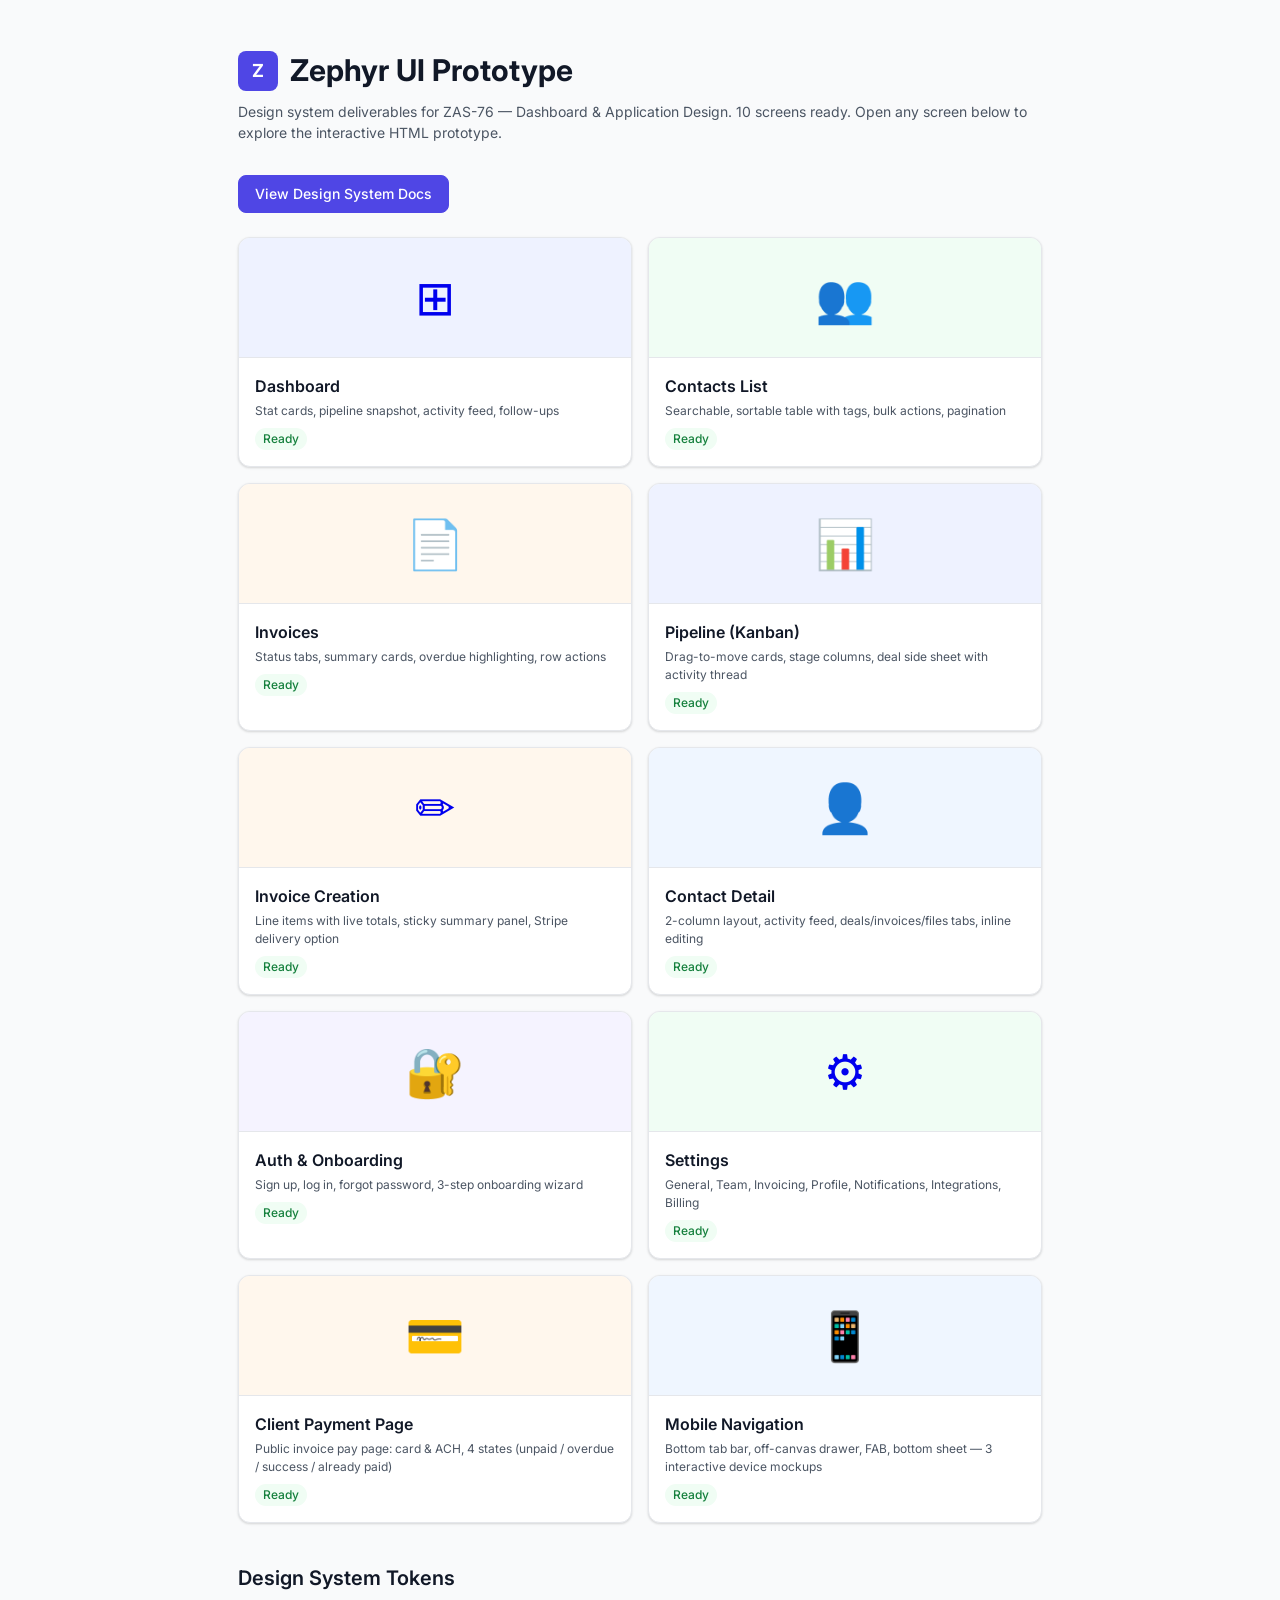
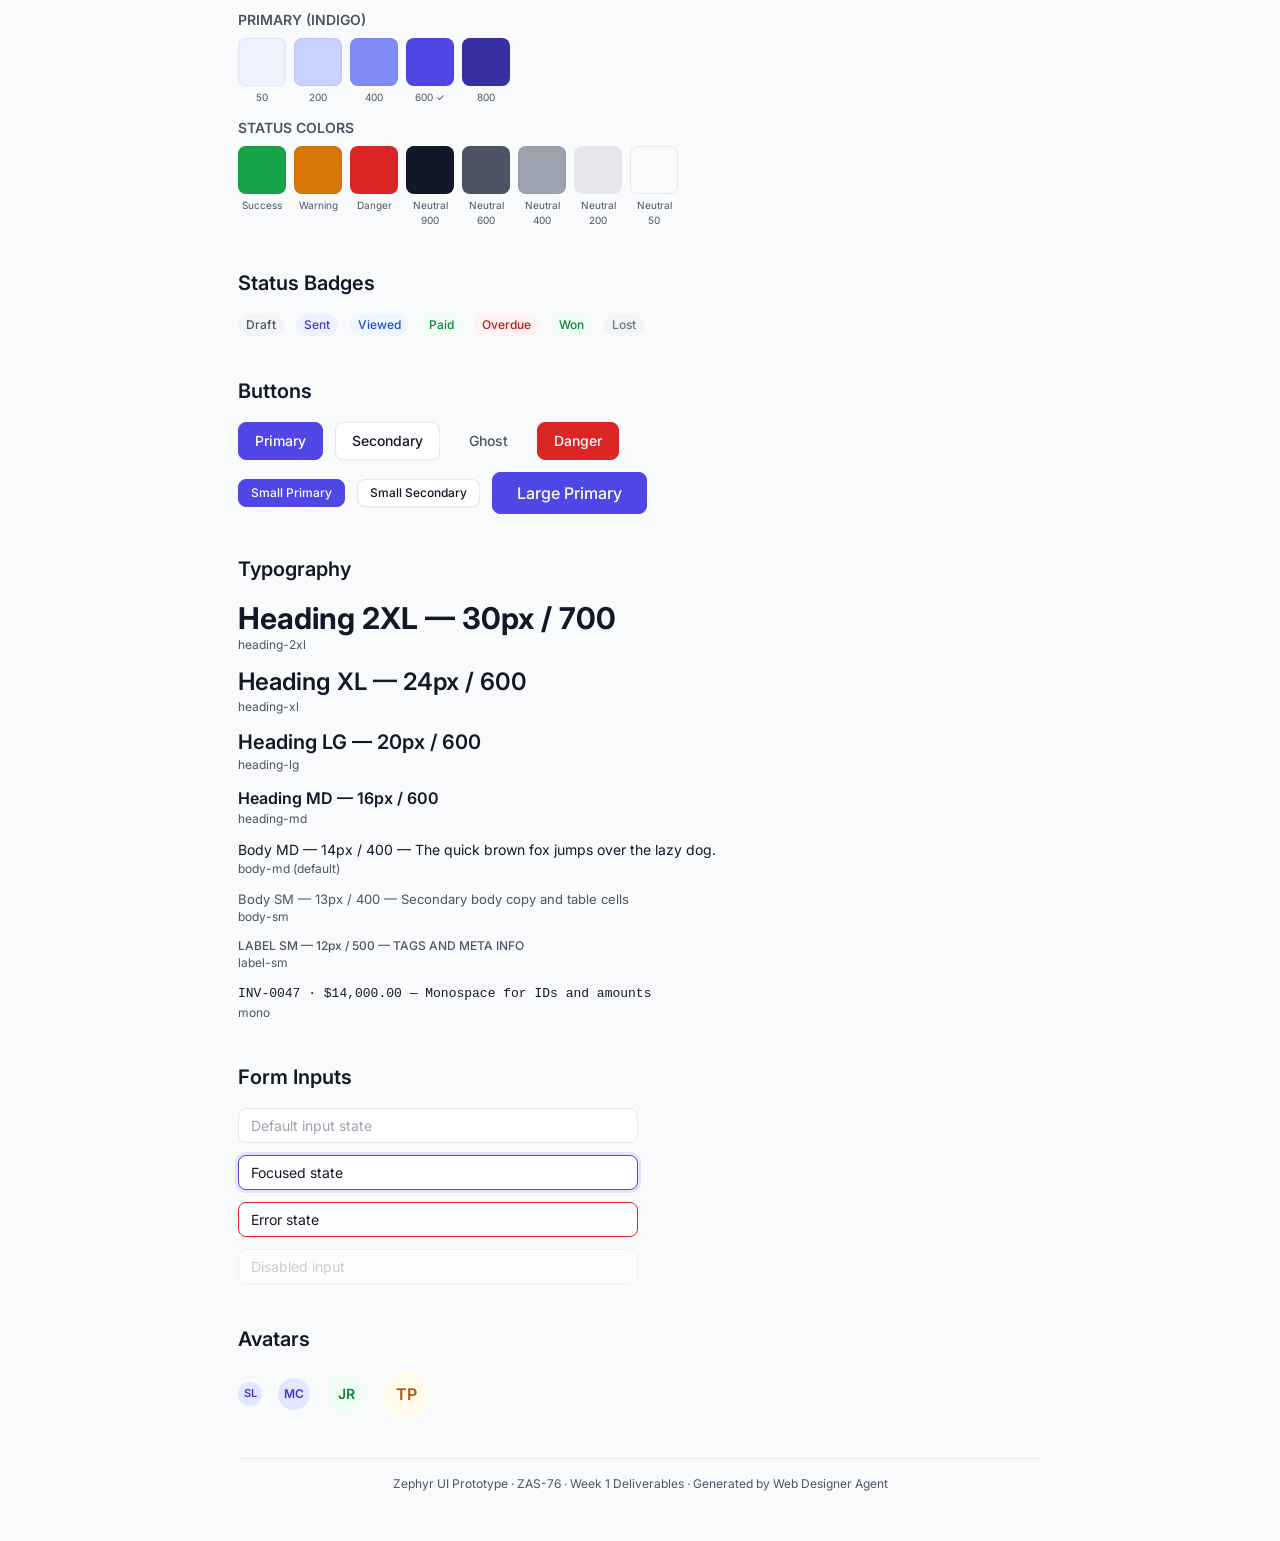
<file: index.html>
<!DOCTYPE html>
<html lang="en">
<head>
  <meta charset="UTF-8" />
  <meta name="viewport" content="width=device-width, initial-scale=1.0" />
  <title>UI Prototype Index — Zephyr Design System</title>
  <link rel="preconnect" href="https://fonts.googleapis.com" />
  <link rel="preconnect" href="https://fonts.gstatic.com" crossorigin />
  <link href="https://fonts.googleapis.com/css2?family=Inter:wght@400;500;600;700&display=swap" rel="stylesheet" />
  <link rel="stylesheet" href="design-tokens.css" />
  <style>
    body { padding: var(--space-12); max-width: 900px; margin: 0 auto; }
    h1 { font-size: var(--font-size-3xl); font-weight: var(--font-weight-bold); margin-bottom: var(--space-2); }
    .subtitle { color: var(--color-text-secondary); margin-bottom: var(--space-8); }
    .proto-grid { display: grid; grid-template-columns: repeat(2, 1fr); gap: var(--space-4); margin-bottom: var(--space-10); }
    .proto-card { background: var(--color-bg-card); border: 1px solid var(--color-border); border-radius: var(--radius-lg); box-shadow: var(--shadow-sm); overflow: hidden; text-decoration: none; transition: box-shadow var(--transition-fast), transform var(--transition-fast); display: block; }
    .proto-card:hover { box-shadow: var(--shadow-md); transform: translateY(-2px); }
    .proto-card__preview { height: 120px; background: var(--color-primary-50); display: flex; align-items: center; justify-content: center; font-size: 48px; border-bottom: 1px solid var(--color-border); }
    .proto-card__body { padding: var(--space-4); }
    .proto-card__title { font-size: var(--font-size-lg); font-weight: var(--font-weight-semibold); color: var(--color-text-primary); margin-bottom: 4px; }
    .proto-card__desc { font-size: var(--font-size-sm); color: var(--color-text-secondary); }
    .proto-card__badge { display: inline-block; margin-top: var(--space-2); }

    h2 { font-size: var(--font-size-xl); font-weight: var(--font-weight-semibold); margin-bottom: var(--space-4); }
    .section { margin-bottom: var(--space-10); }

    /* Colors */
    .color-row { display: flex; gap: var(--space-2); flex-wrap: wrap; margin-bottom: var(--space-3); }
    .color-swatch { width: 48px; height: 48px; border-radius: var(--radius-md); border: 1px solid rgba(0,0,0,0.06); }
    .color-label { font-size: 10px; color: var(--color-text-secondary); text-align: center; margin-top: 4px; width: 48px; }

    /* Badges */
    .badge-row { display: flex; gap: var(--space-3); flex-wrap: wrap; align-items: center; margin-bottom: var(--space-3); }

    /* Buttons */
    .btn-row { display: flex; gap: var(--space-3); flex-wrap: wrap; align-items: center; margin-bottom: var(--space-3); }

    /* Type */
    .type-row { margin-bottom: var(--space-3); }
    .type-meta { font-size: var(--font-size-sm); color: var(--color-text-secondary); }
  </style>
</head>
<body>
  <div style="display:flex;align-items:center;gap:var(--space-3);margin-bottom:var(--space-2);">
    <div style="width:40px;height:40px;background:var(--color-primary-600);border-radius:var(--radius-md);display:flex;align-items:center;justify-content:center;color:white;font-weight:bold;font-size:18px;">Z</div>
    <div>
      <h1 style="margin-bottom:0;">Zephyr UI Prototype</h1>
    </div>
  </div>
  <p class="subtitle">Design system deliverables for ZAS-76 — Dashboard &amp; Application Design. 10 screens ready. Open any screen below to explore the interactive HTML prototype.</p>
  <div style="margin-bottom:var(--space-6);">
    <a href="design-system.html" class="btn btn--primary">View Design System Docs</a>
  </div>

  <!-- Screens -->
  <div class="proto-grid">
    <a href="dashboard.html" class="proto-card">
      <div class="proto-card__preview" style="background:var(--color-primary-50);">⊞</div>
      <div class="proto-card__body">
        <div class="proto-card__title">Dashboard</div>
        <div class="proto-card__desc">Stat cards, pipeline snapshot, activity feed, follow-ups</div>
        <span class="badge badge--paid proto-card__badge">Ready</span>
      </div>
    </a>
    <a href="contacts.html" class="proto-card">
      <div class="proto-card__preview" style="background:var(--color-success-50);">👥</div>
      <div class="proto-card__body">
        <div class="proto-card__title">Contacts List</div>
        <div class="proto-card__desc">Searchable, sortable table with tags, bulk actions, pagination</div>
        <span class="badge badge--paid proto-card__badge">Ready</span>
      </div>
    </a>
    <a href="invoices.html" class="proto-card">
      <div class="proto-card__preview" style="background:#FFF7ED;">📄</div>
      <div class="proto-card__body">
        <div class="proto-card__title">Invoices</div>
        <div class="proto-card__desc">Status tabs, summary cards, overdue highlighting, row actions</div>
        <span class="badge badge--paid proto-card__badge">Ready</span>
      </div>
    </a>
    <a href="pipeline.html" class="proto-card">
      <div class="proto-card__preview" style="background:var(--color-primary-50);">📊</div>
      <div class="proto-card__body">
        <div class="proto-card__title">Pipeline (Kanban)</div>
        <div class="proto-card__desc">Drag-to-move cards, stage columns, deal side sheet with activity thread</div>
        <span class="badge badge--paid proto-card__badge">Ready</span>
      </div>
    </a>
    <a href="invoice-create.html" class="proto-card">
      <div class="proto-card__preview" style="background:#FFF7ED;">✏️</div>
      <div class="proto-card__body">
        <div class="proto-card__title">Invoice Creation</div>
        <div class="proto-card__desc">Line items with live totals, sticky summary panel, Stripe delivery option</div>
        <span class="badge badge--paid proto-card__badge">Ready</span>
      </div>
    </a>
    <a href="contact-detail.html" class="proto-card">
      <div class="proto-card__preview" style="background:#EFF6FF;">👤</div>
      <div class="proto-card__body">
        <div class="proto-card__title">Contact Detail</div>
        <div class="proto-card__desc">2-column layout, activity feed, deals/invoices/files tabs, inline editing</div>
        <span class="badge badge--paid proto-card__badge">Ready</span>
      </div>
    </a>
    <a href="auth.html" class="proto-card">
      <div class="proto-card__preview" style="background:#F5F3FF;">🔐</div>
      <div class="proto-card__body">
        <div class="proto-card__title">Auth &amp; Onboarding</div>
        <div class="proto-card__desc">Sign up, log in, forgot password, 3-step onboarding wizard</div>
        <span class="badge badge--paid proto-card__badge">Ready</span>
      </div>
    </a>
    <a href="settings.html" class="proto-card">
      <div class="proto-card__preview" style="background:#F0FDF4;">⚙️</div>
      <div class="proto-card__body">
        <div class="proto-card__title">Settings</div>
        <div class="proto-card__desc">General, Team, Invoicing, Profile, Notifications, Integrations, Billing</div>
        <span class="badge badge--paid proto-card__badge">Ready</span>
      </div>
    </a>
    <a href="payment.html" class="proto-card">
      <div class="proto-card__preview" style="background:#FFF7ED;">💳</div>
      <div class="proto-card__body">
        <div class="proto-card__title">Client Payment Page</div>
        <div class="proto-card__desc">Public invoice pay page: card &amp; ACH, 4 states (unpaid / overdue / success / already paid)</div>
        <span class="badge badge--paid proto-card__badge">Ready</span>
      </div>
    </a>
    <a href="mobile-nav.html" class="proto-card">
      <div class="proto-card__preview" style="background:#EFF6FF;">📱</div>
      <div class="proto-card__body">
        <div class="proto-card__title">Mobile Navigation</div>
        <div class="proto-card__desc">Bottom tab bar, off-canvas drawer, FAB, bottom sheet — 3 interactive device mockups</div>
        <span class="badge badge--paid proto-card__badge">Ready</span>
      </div>
    </a>
  </div>

  <!-- Design System Preview -->
  <div class="section">
    <h2>Design System Tokens</h2>

    <h3 style="font-size:var(--font-size-md);font-weight:var(--font-weight-semibold);margin-bottom:var(--space-2);color:var(--color-text-secondary);">PRIMARY (INDIGO)</h3>
    <div class="color-row">
      <div><div class="color-swatch" style="background:#EEF2FF;"></div><div class="color-label">50</div></div>
      <div><div class="color-swatch" style="background:#C7D2FE;"></div><div class="color-label">200</div></div>
      <div><div class="color-swatch" style="background:#818CF8;"></div><div class="color-label">400</div></div>
      <div><div class="color-swatch" style="background:#4F46E5;"></div><div class="color-label">600 ✓</div></div>
      <div><div class="color-swatch" style="background:#3730A3;"></div><div class="color-label">800</div></div>
    </div>

    <h3 style="font-size:var(--font-size-md);font-weight:var(--font-weight-semibold);margin-bottom:var(--space-2);color:var(--color-text-secondary);">STATUS COLORS</h3>
    <div class="color-row">
      <div><div class="color-swatch" style="background:#16A34A;"></div><div class="color-label">Success</div></div>
      <div><div class="color-swatch" style="background:#D97706;"></div><div class="color-label">Warning</div></div>
      <div><div class="color-swatch" style="background:#DC2626;"></div><div class="color-label">Danger</div></div>
      <div><div class="color-swatch" style="background:#111827;"></div><div class="color-label">Neutral 900</div></div>
      <div><div class="color-swatch" style="background:#4B5563;"></div><div class="color-label">Neutral 600</div></div>
      <div><div class="color-swatch" style="background:#9CA3AF;"></div><div class="color-label">Neutral 400</div></div>
      <div><div class="color-swatch" style="background:#E5E7EB;border-color:var(--color-border);"></div><div class="color-label">Neutral 200</div></div>
      <div><div class="color-swatch" style="background:#F9FAFB;border-color:var(--color-border);"></div><div class="color-label">Neutral 50</div></div>
    </div>
  </div>

  <div class="section">
    <h2>Status Badges</h2>
    <div class="badge-row">
      <span class="badge badge--draft">Draft</span>
      <span class="badge badge--sent">Sent</span>
      <span class="badge badge--viewed">Viewed</span>
      <span class="badge badge--paid">Paid</span>
      <span class="badge badge--overdue">Overdue</span>
      <span class="badge badge--won">Won</span>
      <span class="badge badge--lost">Lost</span>
    </div>
  </div>

  <div class="section">
    <h2>Buttons</h2>
    <div class="btn-row">
      <button class="btn btn--primary">Primary</button>
      <button class="btn btn--secondary">Secondary</button>
      <button class="btn btn--ghost">Ghost</button>
      <button class="btn btn--danger">Danger</button>
    </div>
    <div class="btn-row">
      <button class="btn btn--primary btn--sm">Small Primary</button>
      <button class="btn btn--secondary btn--sm">Small Secondary</button>
      <button class="btn btn--primary btn--lg">Large Primary</button>
    </div>
  </div>

  <div class="section">
    <h2>Typography</h2>
    <div class="type-row"><div class="text-heading-2xl">Heading 2XL — 30px / 700</div><div class="type-meta">heading-2xl</div></div>
    <div class="type-row"><div class="text-heading-xl">Heading XL — 24px / 600</div><div class="type-meta">heading-xl</div></div>
    <div class="type-row"><div class="text-heading-lg">Heading LG — 20px / 600</div><div class="type-meta">heading-lg</div></div>
    <div class="type-row"><div class="text-heading-md">Heading MD — 16px / 600</div><div class="type-meta">heading-md</div></div>
    <div class="type-row"><div class="text-body-md">Body MD — 14px / 400 — The quick brown fox jumps over the lazy dog.</div><div class="type-meta">body-md (default)</div></div>
    <div class="type-row"><div class="text-body-sm text-secondary">Body SM — 13px / 400 — Secondary body copy and table cells</div><div class="type-meta">body-sm</div></div>
    <div class="type-row"><div class="text-label-sm text-secondary">LABEL SM — 12px / 500 — TAGS AND META INFO</div><div class="type-meta">label-sm</div></div>
    <div class="type-row"><div class="text-mono">INV-0047 · $14,000.00 — Monospace for IDs and amounts</div><div class="type-meta">mono</div></div>
  </div>

  <div class="section">
    <h2>Form Inputs</h2>
    <div style="max-width:400px;display:flex;flex-direction:column;gap:var(--space-3);">
      <input class="input" type="text" placeholder="Default input state" />
      <input class="input" type="text" value="Focused state" style="border-color:var(--color-primary-600);box-shadow:0 0 0 3px rgba(79,70,229,0.12);" />
      <input class="input input--error" type="text" value="Error state" />
      <input class="input" type="text" placeholder="Disabled input" disabled style="opacity:0.5;cursor:not-allowed;" />
    </div>
  </div>

  <div class="section">
    <h2>Avatars</h2>
    <div style="display:flex;gap:var(--space-4);align-items:center;">
      <div class="avatar avatar--sm">SL</div>
      <div class="avatar avatar--md">MC</div>
      <div class="avatar avatar--lg" style="background:var(--color-success-50);color:var(--color-success-700);">JR</div>
      <div class="avatar avatar--xl" style="background:var(--color-warning-50);color:var(--color-warning-700);">TP</div>
    </div>
  </div>

  <hr class="divider" style="margin-top:var(--space-8);" />
  <p style="font-size:var(--font-size-sm);color:var(--color-text-secondary);text-align:center;">
    Zephyr UI Prototype · ZAS-76 · Week 1 Deliverables · Generated by Web Designer Agent
  </p>
</body>
</html>
</file>
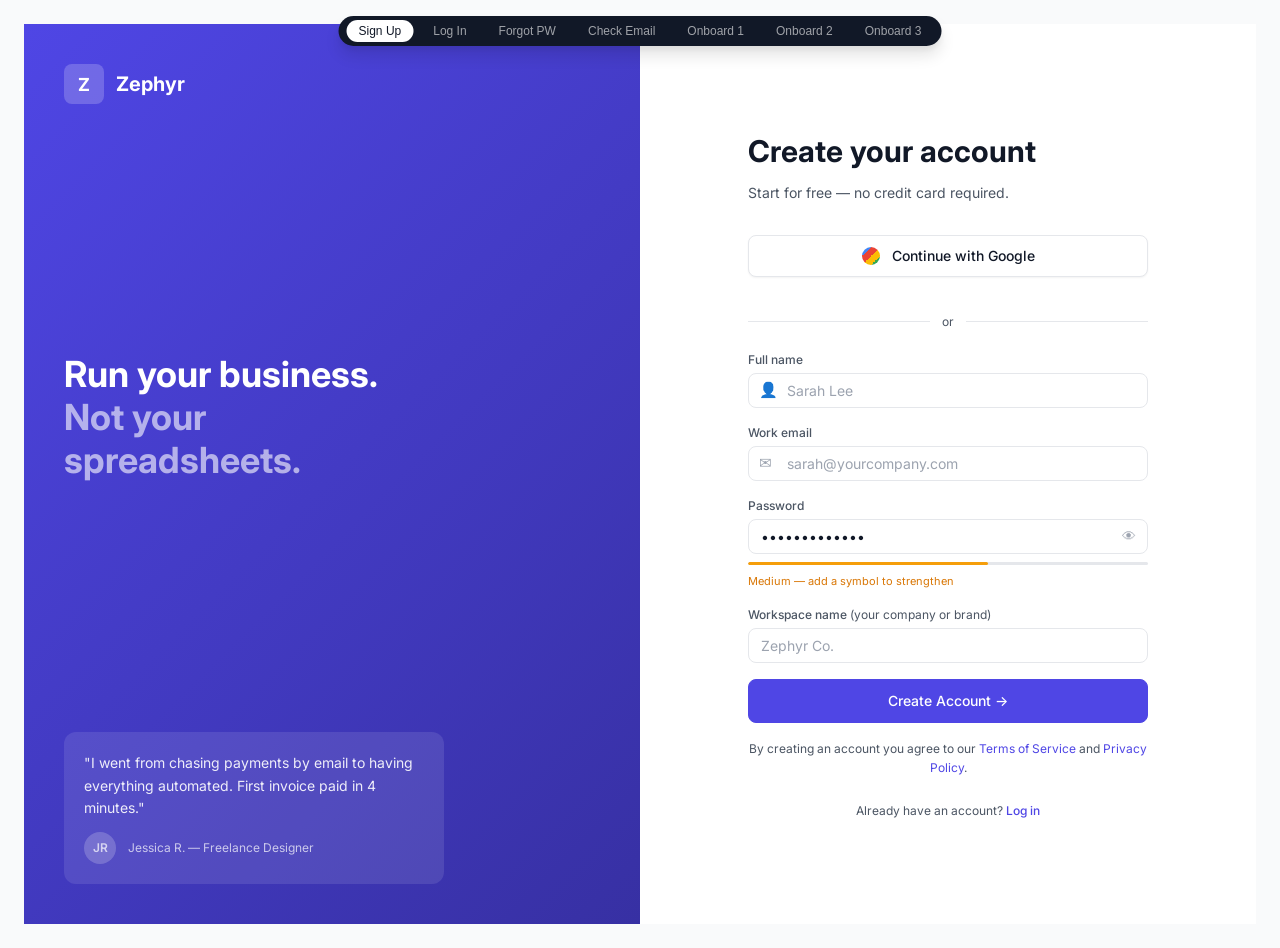
<file: auth.html>
<!DOCTYPE html>
<html lang="en">
<head>
  <meta charset="UTF-8" />
  <meta name="viewport" content="width=device-width, initial-scale=1.0" />
  <title>Auth Screens — Zephyr</title>
  <link rel="preconnect" href="https://fonts.googleapis.com" />
  <link rel="preconnect" href="https://fonts.gstatic.com" crossorigin />
  <link href="https://fonts.googleapis.com/css2?family=Inter:wght@400;500;600;700&display=swap" rel="stylesheet" />
  <link rel="stylesheet" href="design-tokens.css" />
  <style>
    /* ===== AUTH SHELL ===== */
    body { background: var(--color-bg-page); }

    /* Screen switcher (prototype nav — not part of design) */
    .proto-nav {
      position: fixed;
      top: var(--space-4);
      left: 50%;
      transform: translateX(-50%);
      display: flex;
      gap: var(--space-2);
      background: var(--color-neutral-900);
      border-radius: var(--radius-full);
      padding: var(--space-1) var(--space-2);
      z-index: 9999;
      box-shadow: var(--shadow-lg);
    }
    .proto-btn {
      padding: 4px 12px;
      border-radius: var(--radius-full);
      font-size: var(--font-size-sm);
      font-weight: var(--font-weight-medium);
      cursor: pointer;
      border: none;
      background: transparent;
      color: rgba(255,255,255,0.6);
      transition: all var(--transition-fast);
    }
    .proto-btn:hover { color: white; background: rgba(255,255,255,0.1); }
    .proto-btn--active { background: white; color: var(--color-neutral-900); }

    /* ===== AUTH LAYOUT ===== */
    .auth-screen {
      display: none;
      min-height: 100vh;
      align-items: center;
      justify-content: center;
      padding: var(--space-6);
    }
    .auth-screen--active { display: flex; }

    /* Split layout for signup */
    .auth-split {
      display: grid;
      grid-template-columns: 1fr 1fr;
      min-height: 100vh;
      width: 100%;
    }

    .auth-brand-panel {
      background: linear-gradient(135deg, var(--color-primary-600) 0%, #3730A3 100%);
      display: flex;
      flex-direction: column;
      justify-content: space-between;
      padding: var(--space-10);
      color: white;
    }

    .auth-brand-panel__logo {
      display: flex;
      align-items: center;
      gap: var(--space-3);
    }
    .auth-brand-panel__logo-mark {
      width: 40px; height: 40px;
      background: rgba(255,255,255,0.2);
      border-radius: var(--radius-md);
      display: flex; align-items: center; justify-content: center;
      font-weight: var(--font-weight-bold);
      font-size: 18px;
    }
    .auth-brand-panel__logo-name { font-size: var(--font-size-xl); font-weight: var(--font-weight-bold); }

    .auth-brand-panel__headline {
      font-size: 36px;
      font-weight: var(--font-weight-bold);
      line-height: 1.2;
      max-width: 380px;
    }
    .auth-brand-panel__headline span { color: rgba(255,255,255,0.6); }

    .auth-brand-panel__testimonial {
      background: rgba(255,255,255,0.1);
      border-radius: var(--radius-lg);
      padding: var(--space-5);
      max-width: 380px;
    }
    .auth-brand-panel__quote {
      font-size: var(--font-size-md);
      line-height: var(--line-height-relaxed);
      margin-bottom: var(--space-3);
      color: rgba(255,255,255,0.9);
    }
    .auth-brand-panel__author {
      display: flex;
      align-items: center;
      gap: var(--space-3);
      font-size: var(--font-size-sm);
      color: rgba(255,255,255,0.7);
    }
    .auth-brand-panel__author-avatar {
      width: 32px; height: 32px;
      background: rgba(255,255,255,0.2);
      border-radius: var(--radius-full);
      display: flex; align-items: center; justify-content: center;
      font-weight: var(--font-weight-semibold);
      font-size: var(--font-size-sm);
    }

    /* Form panel */
    .auth-form-panel {
      background: var(--color-white);
      display: flex;
      align-items: center;
      justify-content: center;
      padding: var(--space-10);
    }

    .auth-form {
      width: 100%;
      max-width: 400px;
    }

    .auth-form__header { margin-bottom: var(--space-8); }
    .auth-form__title { font-size: var(--font-size-3xl); font-weight: var(--font-weight-bold); color: var(--color-text-primary); margin-bottom: var(--space-2); }
    .auth-form__subtitle { font-size: var(--font-size-md); color: var(--color-text-secondary); }

    .form-group { margin-bottom: var(--space-4); }
    .form-group label { display: block; font-size: var(--font-size-sm); font-weight: var(--font-weight-medium); color: var(--color-text-secondary); margin-bottom: var(--space-1); }

    .input-with-icon {
      position: relative;
    }
    .input-with-icon .input { padding-left: 38px; }
    .input-with-icon__icon {
      position: absolute;
      left: 11px;
      top: 50%;
      transform: translateY(-50%);
      color: var(--color-neutral-400);
      font-size: 15px;
      pointer-events: none;
    }

    .password-field {
      position: relative;
    }
    .password-field .input { padding-right: 40px; }
    .password-toggle {
      position: absolute;
      right: 10px;
      top: 50%;
      transform: translateY(-50%);
      background: none;
      border: none;
      color: var(--color-neutral-400);
      cursor: pointer;
      font-size: 14px;
      padding: 2px;
    }
    .password-toggle:hover { color: var(--color-neutral-600); }

    .auth-submit {
      width: 100%;
      justify-content: center;
      padding: 11px var(--space-4);
      font-size: var(--font-size-md);
    }

    .auth-divider {
      display: flex;
      align-items: center;
      gap: var(--space-3);
      margin: var(--space-5) 0;
      color: var(--color-text-secondary);
      font-size: var(--font-size-sm);
    }
    .auth-divider::before, .auth-divider::after {
      content: '';
      flex: 1;
      height: 1px;
      background: var(--color-border);
    }

    .oauth-btn {
      width: 100%;
      justify-content: center;
      gap: var(--space-3);
      padding: 10px;
      font-size: var(--font-size-md);
    }

    .google-icon {
      width: 18px; height: 18px;
      background: linear-gradient(135deg, #4285F4 25%, #EA4335 25%, #EA4335 50%, #FBBC05 50%, #FBBC05 75%, #34A853 75%);
      border-radius: var(--radius-full);
      flex-shrink: 0;
    }

    .auth-footer {
      text-align: center;
      margin-top: var(--space-6);
      font-size: var(--font-size-sm);
      color: var(--color-text-secondary);
    }
    .auth-footer a { color: var(--color-primary-600); text-decoration: none; font-weight: var(--font-weight-medium); }
    .auth-footer a:hover { text-decoration: underline; }

    .tos-note {
      font-size: var(--font-size-sm);
      color: var(--color-text-secondary);
      text-align: center;
      margin-top: var(--space-4);
      line-height: var(--line-height-relaxed);
    }
    .tos-note a { color: var(--color-primary-600); text-decoration: none; }

    /* Password strength */
    .password-strength {
      margin-top: var(--space-2);
    }
    .password-strength__bar {
      height: 3px;
      background: var(--color-neutral-200);
      border-radius: var(--radius-full);
      overflow: hidden;
      margin-bottom: 4px;
    }
    .password-strength__fill {
      height: 100%;
      border-radius: var(--radius-full);
      transition: width 0.3s ease, background-color 0.3s ease;
      width: 60%;
      background: var(--color-warning-500);
    }
    .password-strength__label {
      font-size: 11px;
      color: var(--color-warning-600);
    }

    /* ===== CENTERED CARD (login, forgot, check email) ===== */
    .auth-card {
      width: 100%;
      max-width: 420px;
      background: var(--color-white);
      border: 1px solid var(--color-border);
      border-radius: var(--radius-xl);
      box-shadow: var(--shadow-lg);
      padding: var(--space-10) var(--space-8);
    }

    .auth-card__logo {
      display: flex;
      align-items: center;
      justify-content: center;
      gap: var(--space-3);
      margin-bottom: var(--space-8);
    }
    .auth-card__logo-mark {
      width: 40px; height: 40px;
      background: var(--color-primary-600);
      border-radius: var(--radius-md);
      display: flex; align-items: center; justify-content: center;
      color: white;
      font-weight: var(--font-weight-bold);
      font-size: 18px;
    }
    .auth-card__logo-name { font-size: var(--font-size-xl); font-weight: var(--font-weight-bold); color: var(--color-text-primary); }

    /* ===== ONBOARDING STEPS ===== */
    .onboarding-shell {
      min-height: 100vh;
      display: flex;
      flex-direction: column;
      align-items: center;
      background: var(--color-bg-page);
    }

    .onboarding-header {
      width: 100%;
      display: flex;
      align-items: center;
      justify-content: space-between;
      padding: var(--space-5) var(--space-8);
      border-bottom: 1px solid var(--color-border);
      background: var(--color-white);
    }

    .onboarding-header__logo {
      display: flex;
      align-items: center;
      gap: var(--space-3);
      font-weight: var(--font-weight-semibold);
      font-size: var(--font-size-lg);
      color: var(--color-text-primary);
    }

    .step-indicator {
      display: flex;
      align-items: center;
      gap: var(--space-2);
    }

    .step-dot {
      width: 28px; height: 28px;
      border-radius: var(--radius-full);
      display: flex; align-items: center; justify-content: center;
      font-size: var(--font-size-sm);
      font-weight: var(--font-weight-semibold);
      border: 2px solid var(--color-border);
      color: var(--color-text-secondary);
      background: transparent;
      transition: all var(--transition-fast);
    }
    .step-dot--active {
      border-color: var(--color-primary-600);
      background: var(--color-primary-600);
      color: white;
    }
    .step-dot--done {
      border-color: var(--color-success-500);
      background: var(--color-success-500);
      color: white;
    }
    .step-line {
      width: 40px; height: 2px;
      background: var(--color-border);
    }
    .step-line--done { background: var(--color-success-500); }

    .onboarding-body {
      flex: 1;
      display: flex;
      align-items: center;
      justify-content: center;
      padding: var(--space-10) var(--space-6);
      width: 100%;
    }

    .onboarding-card {
      width: 100%;
      max-width: 520px;
      background: var(--color-white);
      border: 1px solid var(--color-border);
      border-radius: var(--radius-xl);
      box-shadow: var(--shadow-md);
      overflow: hidden;
    }

    .onboarding-card__body { padding: var(--space-8); }
    .onboarding-card__step-label {
      font-size: var(--font-size-sm);
      font-weight: var(--font-weight-medium);
      color: var(--color-primary-600);
      text-transform: uppercase;
      letter-spacing: 0.05em;
      margin-bottom: var(--space-2);
    }
    .onboarding-card__title {
      font-size: var(--font-size-2xl);
      font-weight: var(--font-weight-bold);
      margin-bottom: var(--space-2);
    }
    .onboarding-card__subtitle {
      font-size: var(--font-size-md);
      color: var(--color-text-secondary);
      margin-bottom: var(--space-6);
    }

    .onboarding-card__footer {
      display: flex;
      align-items: center;
      justify-content: space-between;
      padding: var(--space-5) var(--space-8);
      border-top: 1px solid var(--color-border);
      background: var(--color-neutral-50);
    }

    /* Logo upload area */
    .logo-upload {
      border: 2px dashed var(--color-border);
      border-radius: var(--radius-lg);
      padding: var(--space-8);
      text-align: center;
      cursor: pointer;
      transition: border-color var(--transition-fast), background-color var(--transition-fast);
      margin-top: var(--space-4);
    }
    .logo-upload:hover { border-color: var(--color-primary-400); background: var(--color-primary-50); }
    .logo-upload__icon { font-size: 36px; margin-bottom: var(--space-3); }
    .logo-upload__text { font-size: var(--font-size-md); font-weight: var(--font-weight-medium); color: var(--color-text-primary); margin-bottom: var(--space-1); }
    .logo-upload__hint { font-size: var(--font-size-sm); color: var(--color-text-secondary); }

    /* Invite rows */
    .invite-row {
      display: flex;
      gap: var(--space-3);
      margin-bottom: var(--space-3);
      align-items: center;
    }
    .invite-row .input { flex: 1; }

    /* Currency/timezone selectors */
    select.input {
      appearance: none;
      background-image: url("data:image/svg+xml,%3Csvg xmlns='http://www.w3.org/2000/svg' width='12' height='12' fill='none' viewBox='0 0 24 24' stroke='%239CA3AF' stroke-width='2'%3E%3Cpolyline points='6 9 12 15 18 9'/%3E%3C/svg%3E");
      background-repeat: no-repeat;
      background-position: right 10px center;
      padding-right: 30px;
      cursor: pointer;
    }

    /* Check email illustration */
    .email-illustration {
      width: 80px; height: 80px;
      background: var(--color-primary-50);
      border-radius: var(--radius-full);
      display: flex;
      align-items: center;
      justify-content: center;
      font-size: 36px;
      margin: 0 auto var(--space-5);
    }

    @media (max-width: 900px) {
      .auth-split { grid-template-columns: 1fr; }
      .auth-brand-panel { display: none; }
    }
  </style>
</head>
<body>

<!-- Prototype Screen Switcher -->
<div class="proto-nav">
  <button class="proto-btn proto-btn--active" onclick="show('signup')">Sign Up</button>
  <button class="proto-btn" onclick="show('login')">Log In</button>
  <button class="proto-btn" onclick="show('forgot')">Forgot PW</button>
  <button class="proto-btn" onclick="show('check-email')">Check Email</button>
  <button class="proto-btn" onclick="show('onboard-1')">Onboard 1</button>
  <button class="proto-btn" onclick="show('onboard-2')">Onboard 2</button>
  <button class="proto-btn" onclick="show('onboard-3')">Onboard 3</button>
</div>

<!-- ===================== SIGN UP ===================== -->
<div class="auth-screen auth-screen--active" id="screen-signup">
  <div class="auth-split">
    <!-- Brand panel -->
    <div class="auth-brand-panel">
      <div class="auth-brand-panel__logo">
        <div class="auth-brand-panel__logo-mark">Z</div>
        <span class="auth-brand-panel__logo-name">Zephyr</span>
      </div>
      <div class="auth-brand-panel__headline">
        Run your business.<br/>
        <span>Not your spreadsheets.</span>
      </div>
      <div class="auth-brand-panel__testimonial">
        <div class="auth-brand-panel__quote">
          "I went from chasing payments by email to having everything automated. First invoice paid in 4 minutes."
        </div>
        <div class="auth-brand-panel__author">
          <div class="auth-brand-panel__author-avatar">JR</div>
          <div>Jessica R. — Freelance Designer</div>
        </div>
      </div>
    </div>

    <!-- Form panel -->
    <div class="auth-form-panel">
      <div class="auth-form">
        <div class="auth-form__header">
          <h1 class="auth-form__title">Create your account</h1>
          <p class="auth-form__subtitle">Start for free — no credit card required.</p>
        </div>

        <button class="btn btn--secondary oauth-btn" style="margin-bottom:var(--space-4);">
          <div class="google-icon"></div>
          Continue with Google
        </button>

        <div class="auth-divider">or</div>

        <div class="form-group">
          <label>Full name</label>
          <div class="input-with-icon">
            <span class="input-with-icon__icon">👤</span>
            <input class="input" type="text" placeholder="Sarah Lee" />
          </div>
        </div>

        <div class="form-group">
          <label>Work email</label>
          <div class="input-with-icon">
            <span class="input-with-icon__icon">✉</span>
            <input class="input" type="email" placeholder="sarah@yourcompany.com" />
          </div>
        </div>

        <div class="form-group">
          <label>Password</label>
          <div class="password-field">
            <input class="input" type="password" value="MySecurePass1" />
            <button class="password-toggle">👁</button>
          </div>
          <div class="password-strength">
            <div class="password-strength__bar">
              <div class="password-strength__fill" style="width:60%;background:var(--color-warning-500);"></div>
            </div>
            <span class="password-strength__label">Medium — add a symbol to strengthen</span>
          </div>
        </div>

        <div class="form-group">
          <label>Workspace name <span style="color:var(--color-text-secondary);font-weight:400;">(your company or brand)</span></label>
          <input class="input" type="text" placeholder="Zephyr Co." />
        </div>

        <button class="btn btn--primary auth-submit" onclick="show('onboard-1')">
          Create Account →
        </button>

        <p class="tos-note">
          By creating an account you agree to our
          <a href="#">Terms of Service</a> and <a href="#">Privacy Policy</a>.
        </p>

        <div class="auth-footer">
          Already have an account? <a href="#" onclick="show('login')">Log in</a>
        </div>
      </div>
    </div>
  </div>
</div>

<!-- ===================== LOG IN ===================== -->
<div class="auth-screen" id="screen-login">
  <div class="auth-card">
    <div class="auth-card__logo">
      <div class="auth-card__logo-mark">Z</div>
      <span class="auth-card__logo-name">Zephyr</span>
    </div>

    <h1 style="font-size:var(--font-size-2xl);font-weight:var(--font-weight-bold);margin-bottom:var(--space-2);text-align:center;">Welcome back</h1>
    <p style="text-align:center;color:var(--color-text-secondary);margin-bottom:var(--space-6);">Sign in to your workspace</p>

    <button class="btn btn--secondary oauth-btn" style="margin-bottom:var(--space-4);">
      <div class="google-icon"></div>
      Continue with Google
    </button>

    <div class="auth-divider">or</div>

    <div class="form-group">
      <label>Email</label>
      <div class="input-with-icon">
        <span class="input-with-icon__icon">✉</span>
        <input class="input" type="email" value="sarah@zephyrco.io" />
      </div>
    </div>

    <div class="form-group">
      <div style="display:flex;justify-content:space-between;align-items:center;margin-bottom:var(--space-1);">
        <label style="margin-bottom:0;">Password</label>
        <a href="#" style="font-size:var(--font-size-sm);color:var(--color-primary-600);text-decoration:none;" onclick="show('forgot')">Forgot password?</a>
      </div>
      <div class="password-field">
        <input class="input" type="password" value="••••••••••" />
        <button class="password-toggle">👁</button>
      </div>
    </div>

    <div style="display:flex;align-items:center;gap:var(--space-2);margin-bottom:var(--space-5);">
      <input type="checkbox" checked style="accent-color:var(--color-primary-600);" id="remember" />
      <label for="remember" style="font-size:var(--font-size-sm);color:var(--color-text-secondary);cursor:pointer;">Remember me for 30 days</label>
    </div>

    <button class="btn btn--primary auth-submit" onclick="window.location='dashboard.html'">
      Sign In →
    </button>

    <div class="auth-footer" style="margin-top:var(--space-5);">
      Don't have an account? <a href="#" onclick="show('signup')">Sign up free</a>
    </div>
  </div>
</div>

<!-- ===================== FORGOT PASSWORD ===================== -->
<div class="auth-screen" id="screen-forgot">
  <div class="auth-card">
    <div class="auth-card__logo">
      <div class="auth-card__logo-mark">Z</div>
      <span class="auth-card__logo-name">Zephyr</span>
    </div>

    <h1 style="font-size:var(--font-size-2xl);font-weight:var(--font-weight-bold);margin-bottom:var(--space-2);text-align:center;">Reset your password</h1>
    <p style="text-align:center;color:var(--color-text-secondary);margin-bottom:var(--space-6);">Enter your email and we'll send you a reset link.</p>

    <div class="form-group">
      <label>Email</label>
      <div class="input-with-icon">
        <span class="input-with-icon__icon">✉</span>
        <input class="input" type="email" placeholder="sarah@zephyrco.io" />
      </div>
    </div>

    <button class="btn btn--primary auth-submit" onclick="show('check-email')">
      Send Reset Link
    </button>

    <div class="auth-footer" style="margin-top:var(--space-5);">
      <a href="#" onclick="show('login')">← Back to login</a>
    </div>
  </div>
</div>

<!-- ===================== CHECK EMAIL ===================== -->
<div class="auth-screen" id="screen-check-email">
  <div class="auth-card" style="text-align:center;">
    <div class="auth-card__logo">
      <div class="auth-card__logo-mark">Z</div>
      <span class="auth-card__logo-name">Zephyr</span>
    </div>

    <div class="email-illustration">📬</div>

    <h1 style="font-size:var(--font-size-2xl);font-weight:var(--font-weight-bold);margin-bottom:var(--space-3);">Check your email</h1>
    <p style="color:var(--color-text-secondary);margin-bottom:var(--space-2);line-height:var(--line-height-relaxed);">
      We sent a password reset link to<br/>
      <strong style="color:var(--color-text-primary);">sarah@zephyrco.io</strong>
    </p>
    <p style="font-size:var(--font-size-sm);color:var(--color-text-secondary);margin-bottom:var(--space-6);">
      The link expires in 15 minutes.
    </p>

    <button class="btn btn--secondary auth-submit" style="margin-bottom:var(--space-3);">
      Open Gmail
    </button>

    <div style="font-size:var(--font-size-sm);color:var(--color-text-secondary);">
      Didn't receive it? <a href="#" style="color:var(--color-primary-600);text-decoration:none;font-weight:var(--font-weight-medium);">Resend</a>
    </div>

    <div class="auth-footer" style="margin-top:var(--space-5);">
      <a href="#" onclick="show('login')">← Back to login</a>
    </div>
  </div>
</div>

<!-- ===================== ONBOARDING STEP 1 — WORKSPACE ===================== -->
<div class="auth-screen" id="screen-onboard-1">
  <div class="onboarding-shell" style="width:100%;">
    <div class="onboarding-header">
      <div class="onboarding-header__logo">
        <div style="width:28px;height:28px;background:var(--color-primary-600);border-radius:var(--radius-md);display:flex;align-items:center;justify-content:center;color:white;font-weight:bold;font-size:14px;">Z</div>
        Zephyr
      </div>
      <div class="step-indicator">
        <div class="step-dot step-dot--active">1</div>
        <div class="step-line"></div>
        <div class="step-dot">2</div>
        <div class="step-line"></div>
        <div class="step-dot">3</div>
      </div>
      <button class="btn btn--ghost btn--sm" onclick="window.location='dashboard.html'">Skip setup →</button>
    </div>

    <div class="onboarding-body">
      <div class="onboarding-card">
        <div class="onboarding-card__body">
          <div class="onboarding-card__step-label">Step 1 of 3</div>
          <h2 class="onboarding-card__title">Set up your workspace</h2>
          <p class="onboarding-card__subtitle">How should clients see your business?</p>

          <div class="form-group">
            <label>Business name</label>
            <input class="input" type="text" value="Zephyr Co." />
          </div>

          <div style="display:grid;grid-template-columns:1fr 1fr;gap:var(--space-4);">
            <div class="form-group">
              <label>Currency</label>
              <select class="input">
                <option selected>USD — US Dollar</option>
                <option>EUR — Euro</option>
                <option>GBP — British Pound</option>
                <option>CAD — Canadian Dollar</option>
                <option>AUD — Australian Dollar</option>
              </select>
            </div>
            <div class="form-group">
              <label>Timezone</label>
              <select class="input">
                <option>America/New_York</option>
                <option selected>America/Los_Angeles</option>
                <option>Europe/London</option>
                <option>Europe/Berlin</option>
                <option>Asia/Tokyo</option>
              </select>
            </div>
          </div>

          <div class="form-group" style="margin-bottom:0;">
            <label>Logo <span style="color:var(--color-text-secondary);font-weight:400;">(optional)</span></label>
            <div class="logo-upload">
              <div class="logo-upload__icon">🖼</div>
              <div class="logo-upload__text">Drop your logo here or click to upload</div>
              <div class="logo-upload__hint">PNG, JPG or SVG — up to 2MB — recommended 200×200px</div>
            </div>
          </div>
        </div>
        <div class="onboarding-card__footer">
          <span style="font-size:var(--font-size-sm);color:var(--color-text-secondary);">You can change these any time in Settings.</span>
          <button class="btn btn--primary" onclick="show('onboard-2')">Continue →</button>
        </div>
      </div>
    </div>
  </div>
</div>

<!-- ===================== ONBOARDING STEP 2 — INVITE ===================== -->
<div class="auth-screen" id="screen-onboard-2">
  <div class="onboarding-shell" style="width:100%;">
    <div class="onboarding-header">
      <div class="onboarding-header__logo">
        <div style="width:28px;height:28px;background:var(--color-primary-600);border-radius:var(--radius-md);display:flex;align-items:center;justify-content:center;color:white;font-weight:bold;font-size:14px;">Z</div>
        Zephyr
      </div>
      <div class="step-indicator">
        <div class="step-dot step-dot--done">✓</div>
        <div class="step-line step-line--done"></div>
        <div class="step-dot step-dot--active">2</div>
        <div class="step-line"></div>
        <div class="step-dot">3</div>
      </div>
      <button class="btn btn--ghost btn--sm" onclick="show('onboard-3')">Skip →</button>
    </div>

    <div class="onboarding-body">
      <div class="onboarding-card">
        <div class="onboarding-card__body">
          <div class="onboarding-card__step-label">Step 2 of 3</div>
          <h2 class="onboarding-card__title">Invite your team</h2>
          <p class="onboarding-card__subtitle">Working solo? No problem — you can always add team members later.</p>

          <div class="invite-row">
            <input class="input" type="email" placeholder="colleague@company.com" />
            <select class="input" style="max-width:140px;">
              <option>Admin</option>
              <option selected>Member</option>
              <option>Viewer</option>
            </select>
            <button class="btn btn--secondary btn--sm">Invite</button>
          </div>
          <div class="invite-row">
            <input class="input" type="email" placeholder="another@company.com" />
            <select class="input" style="max-width:140px;">
              <option>Admin</option>
              <option selected>Member</option>
              <option>Viewer</option>
            </select>
            <button class="btn btn--secondary btn--sm">Invite</button>
          </div>

          <button class="btn btn--ghost btn--sm" style="margin-top:var(--space-2);">+ Add another</button>

          <div style="margin-top:var(--space-5);padding:var(--space-4);background:var(--color-neutral-50);border:1px solid var(--color-border);border-radius:var(--radius-md);">
            <div style="font-size:var(--font-size-sm);font-weight:var(--font-weight-medium);color:var(--color-text-primary);margin-bottom:var(--space-2);">Or share an invite link</div>
            <div style="display:flex;gap:var(--space-2);">
              <input class="input" type="text" value="https://app.zephyr.io/invite/abc123" readonly style="background:var(--color-white);cursor:text;" />
              <button class="btn btn--secondary btn--sm">Copy</button>
            </div>
          </div>
        </div>
        <div class="onboarding-card__footer">
          <button class="btn btn--ghost btn--sm" onclick="show('onboard-1')">← Back</button>
          <button class="btn btn--primary" onclick="show('onboard-3')">Continue →</button>
        </div>
      </div>
    </div>
  </div>
</div>

<!-- ===================== ONBOARDING STEP 3 — READY ===================== -->
<div class="auth-screen" id="screen-onboard-3">
  <div class="onboarding-shell" style="width:100%;">
    <div class="onboarding-header">
      <div class="onboarding-header__logo">
        <div style="width:28px;height:28px;background:var(--color-primary-600);border-radius:var(--radius-md);display:flex;align-items:center;justify-content:center;color:white;font-weight:bold;font-size:14px;">Z</div>
        Zephyr
      </div>
      <div class="step-indicator">
        <div class="step-dot step-dot--done">✓</div>
        <div class="step-line step-line--done"></div>
        <div class="step-dot step-dot--done">✓</div>
        <div class="step-line step-line--done"></div>
        <div class="step-dot step-dot--active">3</div>
      </div>
      <div></div>
    </div>

    <div class="onboarding-body">
      <div class="onboarding-card" style="text-align:center;">
        <div class="onboarding-card__body">
          <div style="font-size:64px;margin-bottom:var(--space-4);">🎉</div>
          <div class="onboarding-card__step-label">You're all set!</div>
          <h2 class="onboarding-card__title">Welcome to Zephyr</h2>
          <p class="onboarding-card__subtitle" style="max-width:380px;margin-left:auto;margin-right:auto;">Your workspace is ready. Here are a few things to try first:</p>

          <div style="display:flex;flex-direction:column;gap:var(--space-3);text-align:left;margin-bottom:var(--space-6);">
            <div style="display:flex;align-items:center;gap:var(--space-4);padding:var(--space-4);background:var(--color-neutral-50);border:1px solid var(--color-border);border-radius:var(--radius-md);cursor:pointer;" onclick="window.location='contacts.html'">
              <div style="width:40px;height:40px;background:var(--color-primary-50);border-radius:var(--radius-md);display:flex;align-items:center;justify-content:center;font-size:20px;flex-shrink:0;">👥</div>
              <div>
                <div style="font-weight:var(--font-weight-semibold);margin-bottom:2px;">Add your first contact</div>
                <div style="font-size:var(--font-size-sm);color:var(--color-text-secondary);">Import from CSV or add manually</div>
              </div>
              <span style="margin-left:auto;color:var(--color-text-secondary);">→</span>
            </div>
            <div style="display:flex;align-items:center;gap:var(--space-4);padding:var(--space-4);background:var(--color-neutral-50);border:1px solid var(--color-border);border-radius:var(--radius-md);cursor:pointer;" onclick="window.location='pipeline.html'">
              <div style="width:40px;height:40px;background:var(--color-success-50);border-radius:var(--radius-md);display:flex;align-items:center;justify-content:center;font-size:20px;flex-shrink:0;">📊</div>
              <div>
                <div style="font-weight:var(--font-weight-semibold);margin-bottom:2px;">Create a deal</div>
                <div style="font-size:var(--font-size-sm);color:var(--color-text-secondary);">Track opportunities in the pipeline</div>
              </div>
              <span style="margin-left:auto;color:var(--color-text-secondary);">→</span>
            </div>
            <div style="display:flex;align-items:center;gap:var(--space-4);padding:var(--space-4);background:var(--color-primary-50);border:1px solid var(--color-primary-200);border-radius:var(--radius-md);cursor:pointer;" onclick="window.location='invoice-create.html'">
              <div style="width:40px;height:40px;background:var(--color-primary-100);border-radius:var(--radius-md);display:flex;align-items:center;justify-content:center;font-size:20px;flex-shrink:0;">📄</div>
              <div>
                <div style="font-weight:var(--font-weight-semibold);margin-bottom:2px;color:var(--color-primary-700);">Send your first invoice</div>
                <div style="font-size:var(--font-size-sm);color:var(--color-primary-600);">Takes less than 2 minutes</div>
              </div>
              <span style="margin-left:auto;color:var(--color-primary-600);">→</span>
            </div>
          </div>
        </div>
        <div class="onboarding-card__footer" style="justify-content:center;">
          <button class="btn btn--primary btn--lg" onclick="window.location='dashboard.html'">
            Go to Dashboard →
          </button>
        </div>
      </div>
    </div>
  </div>
</div>

<script>
  function show(name) {
    document.querySelectorAll('.auth-screen').forEach(s => s.classList.remove('auth-screen--active'));
    document.querySelectorAll('.proto-btn').forEach(b => b.classList.remove('proto-btn--active'));
    document.getElementById('screen-' + name).classList.add('auth-screen--active');
    event.target.classList.add('proto-btn--active');
  }
</script>
</body>
</html>
</file>
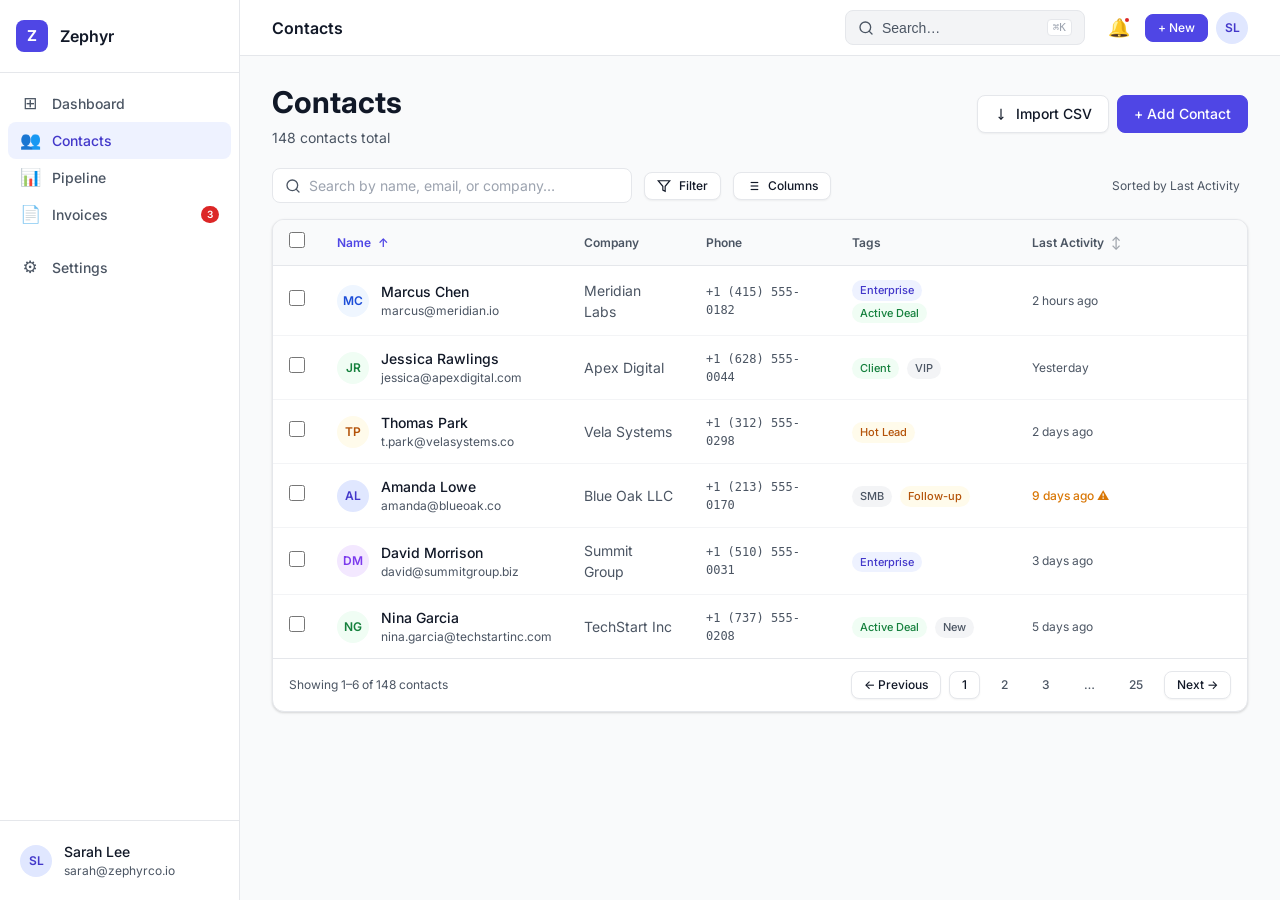
<file: contacts.html>
<!DOCTYPE html>
<html lang="en">
<head>
  <meta charset="UTF-8" />
  <meta name="viewport" content="width=device-width, initial-scale=1.0" />
  <title>Contacts — Unified Operating Platform</title>
  <link rel="preconnect" href="https://fonts.googleapis.com" />
  <link rel="preconnect" href="https://fonts.gstatic.com" crossorigin />
  <link href="https://fonts.googleapis.com/css2?family=Inter:wght@400;500;600;700&display=swap" rel="stylesheet" />
  <link rel="stylesheet" href="design-tokens.css" />
  <style>
    /* APP SHELL (shared) */
    .app-shell { display: flex; min-height: 100vh; }
    .sidebar { width: var(--sidebar-width); background: var(--color-bg-sidebar); border-right: 1px solid var(--color-border); display: flex; flex-direction: column; position: fixed; top: 0; left: 0; bottom: 0; z-index: var(--z-sticky); overflow-y: auto; }
    .sidebar__brand { display: flex; align-items: center; gap: var(--space-3); padding: var(--space-5) var(--space-4); border-bottom: 1px solid var(--color-border); text-decoration: none; flex-shrink: 0; }
    .sidebar__logo { width: 32px; height: 32px; background: var(--color-primary-600); border-radius: var(--radius-md); display: flex; align-items: center; justify-content: center; color: white; font-weight: var(--font-weight-bold); font-size: 15px; flex-shrink: 0; }
    .sidebar__brand-name { font-size: var(--font-size-lg); font-weight: var(--font-weight-semibold); color: var(--color-text-primary); }
    .sidebar__nav { flex: 1; padding: var(--space-3) var(--space-2); }
    .nav-item { display: flex; align-items: center; gap: var(--space-3); padding: var(--space-2) var(--space-3); border-radius: var(--radius-md); color: var(--color-text-secondary); text-decoration: none; font-size: var(--font-size-md); font-weight: var(--font-weight-medium); transition: background-color var(--transition-fast), color var(--transition-fast); cursor: pointer; }
    .nav-item:hover { background: var(--color-neutral-100); color: var(--color-text-primary); }
    .nav-item--active { background: var(--color-primary-50); color: var(--color-primary-700); }
    .nav-item__icon { width: 20px; height: 20px; display: flex; align-items: center; justify-content: center; flex-shrink: 0; font-size: 17px; }
    .nav-item__badge { margin-left: auto; background: var(--color-danger-600); color: white; border-radius: var(--radius-full); font-size: 10px; font-weight: var(--font-weight-semibold); padding: 1px 6px; min-width: 18px; text-align: center; }
    .sidebar__bottom { border-top: 1px solid var(--color-border); padding: var(--space-3) var(--space-2); }
    .user-menu { display: flex; align-items: center; gap: var(--space-3); padding: var(--space-2) var(--space-3); border-radius: var(--radius-md); cursor: pointer; transition: background-color var(--transition-fast); }
    .user-menu:hover { background: var(--color-neutral-100); }
    .user-menu__info { flex: 1; min-width: 0; }
    .user-menu__name { font-size: var(--font-size-md); font-weight: var(--font-weight-medium); color: var(--color-text-primary); white-space: nowrap; overflow: hidden; text-overflow: ellipsis; }
    .user-menu__email { font-size: var(--font-size-sm); color: var(--color-text-secondary); white-space: nowrap; overflow: hidden; text-overflow: ellipsis; }
    .main { margin-left: var(--sidebar-width); flex: 1; display: flex; flex-direction: column; min-height: 100vh; }
    .topbar { height: var(--topbar-height); background: var(--color-bg-card); border-bottom: 1px solid var(--color-border); display: flex; align-items: center; gap: var(--space-4); padding: 0 var(--page-padding-x); position: sticky; top: 0; z-index: calc(var(--z-sticky) - 1); }
    .topbar__title { font-size: var(--font-size-lg); font-weight: var(--font-weight-semibold); color: var(--color-text-primary); flex: 1; }
    .topbar__actions { display: flex; align-items: center; gap: var(--space-2); }
    .icon-btn { width: 36px; height: 36px; display: flex; align-items: center; justify-content: center; border-radius: var(--radius-md); border: none; background: transparent; color: var(--color-text-secondary); cursor: pointer; font-size: 18px; transition: background-color var(--transition-fast); position: relative; }
    .icon-btn:hover { background: var(--color-neutral-100); }
    .notification-dot { position: absolute; top: 6px; right: 6px; width: 8px; height: 8px; background: var(--color-danger-600); border-radius: var(--radius-full); border: 2px solid var(--color-bg-card); }
    .page { padding: var(--page-padding-y) var(--page-padding-x); flex: 1; }
    .search-trigger { display: flex; align-items: center; gap: var(--space-2); padding: var(--space-2) var(--space-3); background: var(--color-neutral-100); border: 1px solid var(--color-border); border-radius: var(--radius-md); color: var(--color-text-secondary); font-size: var(--font-size-md); cursor: pointer; transition: background-color var(--transition-fast); min-width: 240px; }
    .search-trigger__kbd { margin-left: auto; font-size: var(--font-size-xs); background: var(--color-white); border: 1px solid var(--color-border); border-radius: var(--radius-sm); padding: 1px 5px; color: var(--color-text-placeholder); }

    /* ===== CONTACTS PAGE ===== */
    .page-header {
      display: flex;
      align-items: center;
      justify-content: space-between;
      margin-bottom: var(--space-5);
    }
    .page-header__title {
      font-size: var(--font-size-3xl);
      font-weight: var(--font-weight-bold);
    }
    .page-header__subtitle {
      font-size: var(--font-size-md);
      color: var(--color-text-secondary);
      margin-top: 2px;
    }

    /* Toolbar */
    .toolbar {
      display: flex;
      align-items: center;
      gap: var(--space-3);
      margin-bottom: var(--space-4);
      flex-wrap: wrap;
    }

    .search-bar {
      display: flex;
      align-items: center;
      gap: var(--space-2);
      padding: var(--space-2) var(--space-3);
      background: var(--color-white);
      border: 1px solid var(--color-border);
      border-radius: var(--radius-md);
      flex: 1;
      max-width: 360px;
    }
    .search-bar input {
      border: none;
      outline: none;
      font-family: var(--font-family-base);
      font-size: var(--font-size-md);
      color: var(--color-text-primary);
      background: transparent;
      flex: 1;
      min-width: 0;
    }
    .search-bar input::placeholder { color: var(--color-text-placeholder); }

    .toolbar__right { margin-left: auto; display: flex; gap: var(--space-2); }

    /* Table */
    .table-container {
      background: var(--color-bg-card);
      border: 1px solid var(--color-border);
      border-radius: var(--radius-lg);
      box-shadow: var(--shadow-sm);
      overflow: hidden;
    }

    table {
      width: 100%;
      border-collapse: collapse;
    }

    thead th {
      background: var(--color-neutral-50);
      border-bottom: 1px solid var(--color-border);
      padding: var(--space-3) var(--space-4);
      text-align: left;
      font-size: var(--font-size-sm);
      font-weight: var(--font-weight-semibold);
      color: var(--color-text-secondary);
      white-space: nowrap;
      user-select: none;
      cursor: pointer;
    }
    thead th:hover { color: var(--color-text-primary); }
    thead th .sort-icon { margin-left: 4px; opacity: 0.5; }
    thead th.sorted { color: var(--color-primary-600); }
    thead th.sorted .sort-icon { opacity: 1; }

    tbody tr {
      border-bottom: 1px solid var(--color-neutral-100);
      transition: background-color var(--transition-fast);
      cursor: pointer;
    }
    tbody tr:last-child { border-bottom: none; }
    tbody tr:hover { background: var(--color-neutral-50); }

    td {
      padding: var(--space-3) var(--space-4);
      font-size: var(--font-size-md);
      color: var(--color-text-primary);
      vertical-align: middle;
    }

    .contact-cell {
      display: flex;
      align-items: center;
      gap: var(--space-3);
    }
    .contact-cell__name {
      font-weight: var(--font-weight-medium);
      color: var(--color-text-primary);
    }
    .contact-cell__email {
      font-size: var(--font-size-sm);
      color: var(--color-text-secondary);
    }

    .tag {
      display: inline-flex;
      align-items: center;
      padding: 2px var(--space-2);
      background: var(--color-neutral-100);
      border-radius: var(--radius-full);
      font-size: 11px;
      font-weight: var(--font-weight-medium);
      color: var(--color-text-secondary);
      margin-right: 4px;
    }
    .tag--blue { background: var(--color-primary-50); color: var(--color-primary-700); }
    .tag--green { background: var(--color-success-50); color: var(--color-success-700); }
    .tag--amber { background: var(--color-warning-50); color: var(--color-warning-700); }

    .row-actions {
      display: flex;
      gap: var(--space-1);
      opacity: 0;
      transition: opacity var(--transition-fast);
    }
    tbody tr:hover .row-actions { opacity: 1; }

    /* Checkbox */
    input[type="checkbox"] {
      width: 16px;
      height: 16px;
      cursor: pointer;
      accent-color: var(--color-primary-600);
    }

    /* Pagination */
    .pagination {
      display: flex;
      align-items: center;
      justify-content: space-between;
      padding: var(--space-3) var(--space-4);
      border-top: 1px solid var(--color-border);
      font-size: var(--font-size-sm);
      color: var(--color-text-secondary);
    }
    .pagination__controls { display: flex; gap: var(--space-2); }

    /* Relative activity */
    .activity-time { font-size: var(--font-size-sm); color: var(--color-text-secondary); }

    /* Bulk action bar (hidden unless rows checked) */
    .bulk-bar {
      display: flex;
      align-items: center;
      gap: var(--space-3);
      padding: var(--space-2) var(--space-4);
      background: var(--color-primary-600);
      color: white;
      font-size: var(--font-size-md);
      font-weight: var(--font-weight-medium);
      border-radius: var(--radius-md) var(--radius-md) 0 0;
    }
    .bulk-bar .btn--ghost { color: white; }
    .bulk-bar .btn--ghost:hover { background: rgba(255,255,255,0.15); }

    @media (max-width: 767px) {
      .sidebar { display: none; }
      .main { margin-left: 0; }
    }
  </style>
</head>
<body>
<div class="app-shell">
  <aside class="sidebar">
    <a href="dashboard.html" class="sidebar__brand">
      <div class="sidebar__logo">Z</div>
      <span class="sidebar__brand-name">Zephyr</span>
    </a>
    <nav class="sidebar__nav">
      <a href="dashboard.html" class="nav-item"><span class="nav-item__icon">⊞</span>Dashboard</a>
      <a href="contacts.html" class="nav-item nav-item--active"><span class="nav-item__icon">👥</span>Contacts</a>
      <a href="pipeline.html" class="nav-item"><span class="nav-item__icon">📊</span>Pipeline</a>
      <a href="invoices.html" class="nav-item"><span class="nav-item__icon">📄</span>Invoices<span class="nav-item__badge">3</span></a>
      <a href="#" class="nav-item" style="margin-top:var(--space-4);"><span class="nav-item__icon">⚙</span>Settings</a>
    </nav>
    <div class="sidebar__bottom">
      <div class="user-menu">
        <div class="avatar avatar--md">SL</div>
        <div class="user-menu__info">
          <div class="user-menu__name">Sarah Lee</div>
          <div class="user-menu__email">sarah@zephyrco.io</div>
        </div>
      </div>
    </div>
  </aside>

  <div class="main">
    <header class="topbar">
      <span class="topbar__title">Contacts</span>
      <button class="search-trigger">
        <svg xmlns="http://www.w3.org/2000/svg" width="16" height="16" fill="none" viewBox="0 0 24 24" stroke="currentColor" stroke-width="2"><circle cx="11" cy="11" r="8"/><path stroke-linecap="round" d="m21 21-4.35-4.35"/></svg>
        Search…
        <kbd class="search-trigger__kbd">⌘K</kbd>
      </button>
      <div class="topbar__actions">
        <button class="icon-btn">🔔<span class="notification-dot"></span></button>
        <button class="btn btn--primary btn--sm">+ New</button>
        <div class="avatar avatar--md" style="cursor:pointer;">SL</div>
      </div>
    </header>

    <main class="page">
      <div class="page-header">
        <div>
          <h1 class="page-header__title">Contacts</h1>
          <p class="page-header__subtitle">148 contacts total</p>
        </div>
        <div style="display:flex;gap:var(--space-2);">
          <button class="btn btn--secondary">
            <svg xmlns="http://www.w3.org/2000/svg" width="14" height="14" fill="none" viewBox="0 0 24 24" stroke="currentColor" stroke-width="2"><polyline points="8 17 12 21 16 17"/><line x1="12" y1="3" x2="12" y2="21"/></svg>
            Import CSV
          </button>
          <button class="btn btn--primary">
            + Add Contact
          </button>
        </div>
      </div>

      <!-- Toolbar -->
      <div class="toolbar">
        <div class="search-bar">
          <svg xmlns="http://www.w3.org/2000/svg" width="16" height="16" fill="none" viewBox="0 0 24 24" stroke="currentColor" stroke-width="2" style="color:var(--color-text-secondary);flex-shrink:0;"><circle cx="11" cy="11" r="8"/><path stroke-linecap="round" d="m21 21-4.35-4.35"/></svg>
          <input type="text" placeholder="Search by name, email, or company…" />
        </div>
        <button class="btn btn--secondary btn--sm">
          <svg xmlns="http://www.w3.org/2000/svg" width="14" height="14" fill="none" viewBox="0 0 24 24" stroke="currentColor" stroke-width="2"><polygon points="22 3 2 3 10 12.46 10 19 14 21 14 12.46 22 3"/></svg>
          Filter
        </button>
        <button class="btn btn--secondary btn--sm">
          <svg xmlns="http://www.w3.org/2000/svg" width="14" height="14" fill="none" viewBox="0 0 24 24" stroke="currentColor" stroke-width="2"><line x1="8" y1="6" x2="21" y2="6"/><line x1="8" y1="12" x2="21" y2="12"/><line x1="8" y1="18" x2="21" y2="18"/><line x1="3" y1="6" x2="3.01" y2="6"/><line x1="3" y1="12" x2="3.01" y2="12"/><line x1="3" y1="18" x2="3.01" y2="18"/></svg>
          Columns
        </button>
        <div class="toolbar__right">
          <span style="font-size:var(--font-size-sm);color:var(--color-text-secondary);padding:var(--space-2);">Sorted by Last Activity</span>
        </div>
      </div>

      <!-- Table -->
      <div class="table-container">
        <table>
          <thead>
            <tr>
              <th style="width:40px;"><input type="checkbox" /></th>
              <th class="sorted">Name <span class="sort-icon">↑</span></th>
              <th>Company</th>
              <th>Phone</th>
              <th>Tags</th>
              <th>Last Activity <span class="sort-icon">↕</span></th>
              <th style="width:80px;"></th>
            </tr>
          </thead>
          <tbody>
            <tr onclick="window.location='contact-detail.html'">
              <td><input type="checkbox" onclick="event.stopPropagation()" /></td>
              <td>
                <div class="contact-cell">
                  <div class="avatar avatar--md" style="background:#EFF6FF;color:#1D4ED8;">MC</div>
                  <div>
                    <div class="contact-cell__name">Marcus Chen</div>
                    <div class="contact-cell__email">marcus@meridian.io</div>
                  </div>
                </div>
              </td>
              <td style="color:var(--color-text-secondary);">Meridian Labs</td>
              <td style="color:var(--color-text-secondary);font-family:var(--font-family-mono);font-size:var(--font-size-sm);">+1 (415) 555-0182</td>
              <td>
                <span class="tag tag--blue">Enterprise</span>
                <span class="tag tag--green">Active Deal</span>
              </td>
              <td class="activity-time">2 hours ago</td>
              <td>
                <div class="row-actions">
                  <button class="btn btn--ghost btn--sm">✉</button>
                  <button class="btn btn--ghost btn--sm">⋯</button>
                </div>
              </td>
            </tr>
            <tr>
              <td><input type="checkbox" onclick="event.stopPropagation()" /></td>
              <td>
                <div class="contact-cell">
                  <div class="avatar avatar--md" style="background:var(--color-success-50);color:var(--color-success-700);">JR</div>
                  <div>
                    <div class="contact-cell__name">Jessica Rawlings</div>
                    <div class="contact-cell__email">jessica@apexdigital.com</div>
                  </div>
                </div>
              </td>
              <td style="color:var(--color-text-secondary);">Apex Digital</td>
              <td style="color:var(--color-text-secondary);font-family:var(--font-family-mono);font-size:var(--font-size-sm);">+1 (628) 555-0044</td>
              <td>
                <span class="tag tag--green">Client</span>
                <span class="tag">VIP</span>
              </td>
              <td class="activity-time">Yesterday</td>
              <td>
                <div class="row-actions">
                  <button class="btn btn--ghost btn--sm">✉</button>
                  <button class="btn btn--ghost btn--sm">⋯</button>
                </div>
              </td>
            </tr>
            <tr>
              <td><input type="checkbox" onclick="event.stopPropagation()" /></td>
              <td>
                <div class="contact-cell">
                  <div class="avatar avatar--md" style="background:var(--color-warning-50);color:var(--color-warning-700);">TP</div>
                  <div>
                    <div class="contact-cell__name">Thomas Park</div>
                    <div class="contact-cell__email">t.park@velasystems.co</div>
                  </div>
                </div>
              </td>
              <td style="color:var(--color-text-secondary);">Vela Systems</td>
              <td style="color:var(--color-text-secondary);font-family:var(--font-family-mono);font-size:var(--font-size-sm);">+1 (312) 555-0298</td>
              <td>
                <span class="tag tag--amber">Hot Lead</span>
              </td>
              <td class="activity-time">2 days ago</td>
              <td>
                <div class="row-actions">
                  <button class="btn btn--ghost btn--sm">✉</button>
                  <button class="btn btn--ghost btn--sm">⋯</button>
                </div>
              </td>
            </tr>
            <tr>
              <td><input type="checkbox" onclick="event.stopPropagation()" /></td>
              <td>
                <div class="contact-cell">
                  <div class="avatar avatar--md">AL</div>
                  <div>
                    <div class="contact-cell__name">Amanda Lowe</div>
                    <div class="contact-cell__email">amanda@blueoak.co</div>
                  </div>
                </div>
              </td>
              <td style="color:var(--color-text-secondary);">Blue Oak LLC</td>
              <td style="color:var(--color-text-secondary);font-family:var(--font-family-mono);font-size:var(--font-size-sm);">+1 (213) 555-0170</td>
              <td>
                <span class="tag">SMB</span>
                <span class="tag tag--amber">Follow-up</span>
              </td>
              <td class="activity-time" style="color:var(--color-warning-600);font-weight:500;">9 days ago ⚠</td>
              <td>
                <div class="row-actions">
                  <button class="btn btn--ghost btn--sm">✉</button>
                  <button class="btn btn--ghost btn--sm">⋯</button>
                </div>
              </td>
            </tr>
            <tr>
              <td><input type="checkbox" onclick="event.stopPropagation()" /></td>
              <td>
                <div class="contact-cell">
                  <div class="avatar avatar--md" style="background:#F3E8FF;color:#7C3AED;">DM</div>
                  <div>
                    <div class="contact-cell__name">David Morrison</div>
                    <div class="contact-cell__email">david@summitgroup.biz</div>
                  </div>
                </div>
              </td>
              <td style="color:var(--color-text-secondary);">Summit Group</td>
              <td style="color:var(--color-text-secondary);font-family:var(--font-family-mono);font-size:var(--font-size-sm);">+1 (510) 555-0031</td>
              <td>
                <span class="tag tag--blue">Enterprise</span>
              </td>
              <td class="activity-time">3 days ago</td>
              <td>
                <div class="row-actions">
                  <button class="btn btn--ghost btn--sm">✉</button>
                  <button class="btn btn--ghost btn--sm">⋯</button>
                </div>
              </td>
            </tr>
            <tr>
              <td><input type="checkbox" onclick="event.stopPropagation()" /></td>
              <td>
                <div class="contact-cell">
                  <div class="avatar avatar--md" style="background:var(--color-success-50);color:var(--color-success-700);">NG</div>
                  <div>
                    <div class="contact-cell__name">Nina Garcia</div>
                    <div class="contact-cell__email">nina.garcia@techstartinc.com</div>
                  </div>
                </div>
              </td>
              <td style="color:var(--color-text-secondary);">TechStart Inc</td>
              <td style="color:var(--color-text-secondary);font-family:var(--font-family-mono);font-size:var(--font-size-sm);">+1 (737) 555-0208</td>
              <td>
                <span class="tag tag--green">Active Deal</span>
                <span class="tag">New</span>
              </td>
              <td class="activity-time">5 days ago</td>
              <td>
                <div class="row-actions">
                  <button class="btn btn--ghost btn--sm">✉</button>
                  <button class="btn btn--ghost btn--sm">⋯</button>
                </div>
              </td>
            </tr>
          </tbody>
        </table>
        <div class="pagination">
          <span>Showing 1–6 of 148 contacts</span>
          <div class="pagination__controls">
            <button class="btn btn--secondary btn--sm" disabled>← Previous</button>
            <button class="btn btn--secondary btn--sm">1</button>
            <button class="btn btn--ghost btn--sm">2</button>
            <button class="btn btn--ghost btn--sm">3</button>
            <span class="btn btn--ghost btn--sm" style="cursor:default;">…</span>
            <button class="btn btn--ghost btn--sm">25</button>
            <button class="btn btn--secondary btn--sm">Next →</button>
          </div>
        </div>
      </div>
    </main>
  </div>
</div>
</body>
</html>
</file>
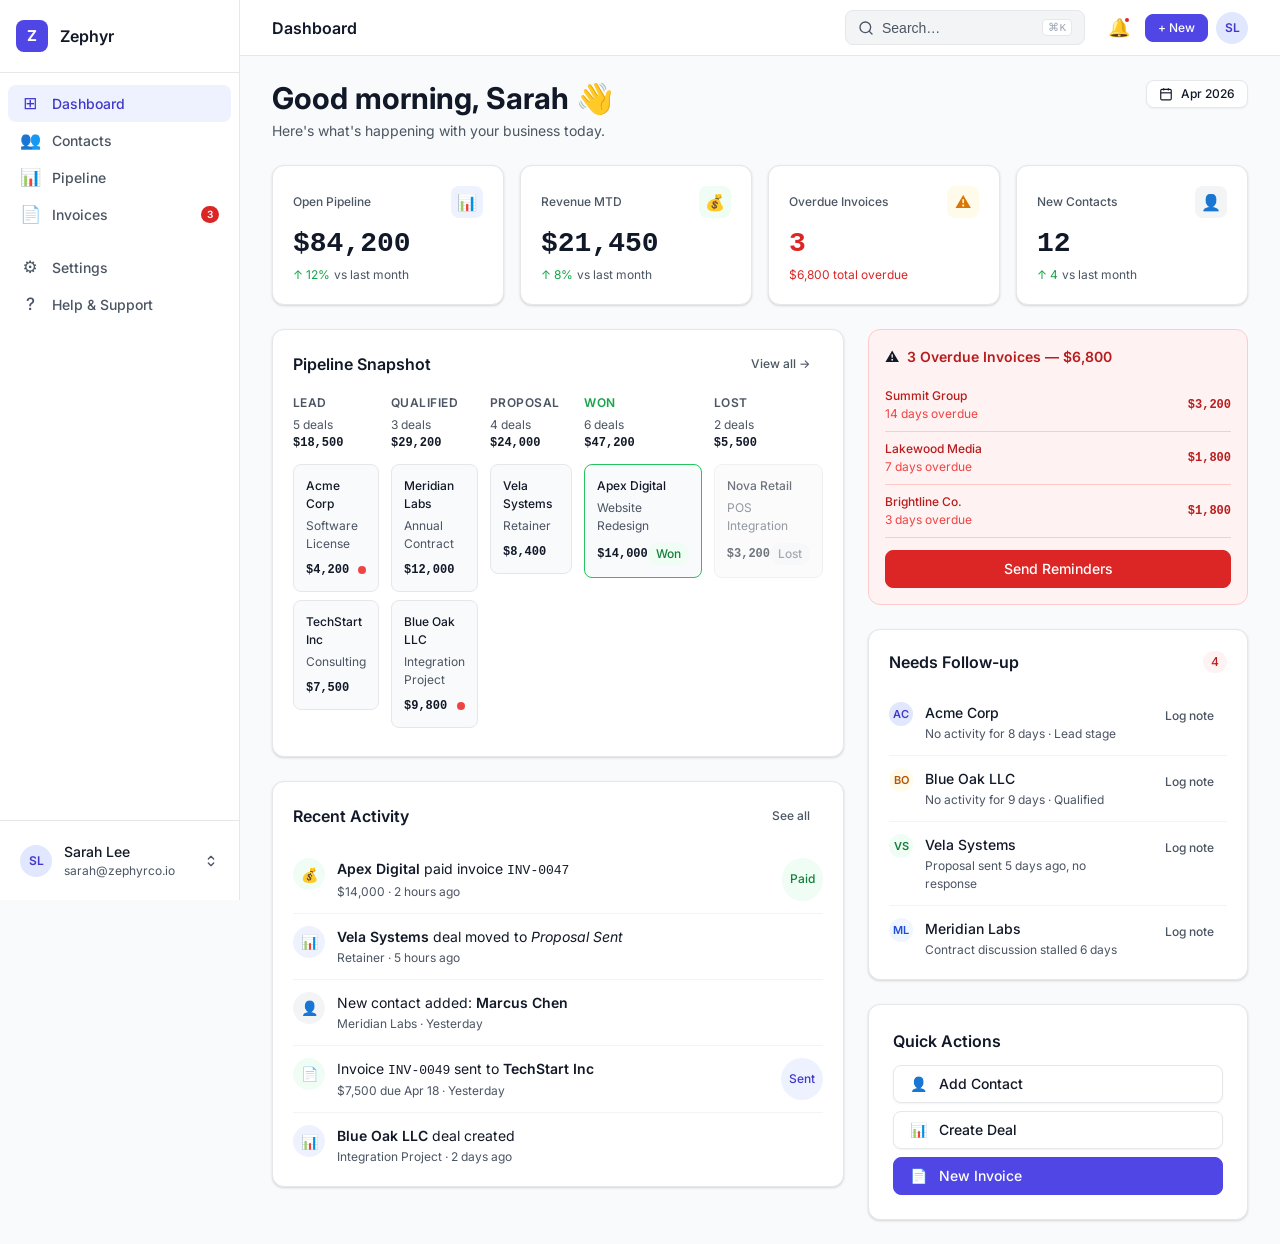
<file: dashboard.html>
<!DOCTYPE html>
<html lang="en">
<head>
  <meta charset="UTF-8" />
  <meta name="viewport" content="width=device-width, initial-scale=1.0" />
  <title>Dashboard — Unified Operating Platform</title>
  <link rel="preconnect" href="https://fonts.googleapis.com" />
  <link rel="preconnect" href="https://fonts.gstatic.com" crossorigin />
  <link href="https://fonts.googleapis.com/css2?family=Inter:wght@400;500;600;700&display=swap" rel="stylesheet" />
  <link rel="stylesheet" href="design-tokens.css" />
  <style>
    /* ===== APP SHELL ===== */
    .app-shell {
      display: flex;
      min-height: 100vh;
    }

    /* ===== SIDEBAR ===== */
    .sidebar {
      width: var(--sidebar-width);
      background: var(--color-bg-sidebar);
      border-right: 1px solid var(--color-border);
      display: flex;
      flex-direction: column;
      position: fixed;
      top: 0;
      left: 0;
      bottom: 0;
      z-index: var(--z-sticky);
      overflow-y: auto;
    }

    .sidebar__brand {
      display: flex;
      align-items: center;
      gap: var(--space-3);
      padding: var(--space-5) var(--space-4);
      border-bottom: 1px solid var(--color-border);
      text-decoration: none;
      flex-shrink: 0;
    }

    .sidebar__logo {
      width: 32px;
      height: 32px;
      background: var(--color-primary-600);
      border-radius: var(--radius-md);
      display: flex;
      align-items: center;
      justify-content: center;
      color: white;
      font-weight: var(--font-weight-bold);
      font-size: 15px;
      flex-shrink: 0;
    }

    .sidebar__brand-name {
      font-size: var(--font-size-lg);
      font-weight: var(--font-weight-semibold);
      color: var(--color-text-primary);
    }

    .sidebar__nav {
      flex: 1;
      padding: var(--space-3) var(--space-2);
    }

    .nav-group {
      margin-bottom: var(--space-1);
    }

    .nav-group__label {
      font-size: var(--font-size-xs);
      font-weight: var(--font-weight-medium);
      color: var(--color-text-placeholder);
      text-transform: uppercase;
      letter-spacing: 0.06em;
      padding: var(--space-2) var(--space-3);
      margin-top: var(--space-2);
    }

    .nav-item {
      display: flex;
      align-items: center;
      gap: var(--space-3);
      padding: var(--space-2) var(--space-3);
      border-radius: var(--radius-md);
      color: var(--color-text-secondary);
      text-decoration: none;
      font-size: var(--font-size-md);
      font-weight: var(--font-weight-medium);
      transition: background-color var(--transition-fast), color var(--transition-fast);
      cursor: pointer;
    }

    .nav-item:hover {
      background: var(--color-neutral-100);
      color: var(--color-text-primary);
    }

    .nav-item--active {
      background: var(--color-primary-50);
      color: var(--color-primary-700);
    }

    .nav-item--active:hover {
      background: var(--color-primary-100);
    }

    .nav-item__icon {
      width: 20px;
      height: 20px;
      display: flex;
      align-items: center;
      justify-content: center;
      flex-shrink: 0;
      font-size: 17px;
      line-height: 1;
    }

    .nav-item__badge {
      margin-left: auto;
      background: var(--color-danger-600);
      color: white;
      border-radius: var(--radius-full);
      font-size: 10px;
      font-weight: var(--font-weight-semibold);
      padding: 1px 6px;
      min-width: 18px;
      text-align: center;
    }

    .sidebar__bottom {
      border-top: 1px solid var(--color-border);
      padding: var(--space-3) var(--space-2);
    }

    .user-menu {
      display: flex;
      align-items: center;
      gap: var(--space-3);
      padding: var(--space-2) var(--space-3);
      border-radius: var(--radius-md);
      cursor: pointer;
      transition: background-color var(--transition-fast);
    }
    .user-menu:hover { background: var(--color-neutral-100); }

    .user-menu__info { flex: 1; min-width: 0; }
    .user-menu__name { font-size: var(--font-size-md); font-weight: var(--font-weight-medium); color: var(--color-text-primary); white-space: nowrap; overflow: hidden; text-overflow: ellipsis; }
    .user-menu__email { font-size: var(--font-size-sm); color: var(--color-text-secondary); white-space: nowrap; overflow: hidden; text-overflow: ellipsis; }

    /* ===== MAIN AREA ===== */
    .main {
      margin-left: var(--sidebar-width);
      flex: 1;
      display: flex;
      flex-direction: column;
      min-height: 100vh;
    }

    /* ===== TOPBAR ===== */
    .topbar {
      height: var(--topbar-height);
      background: var(--color-bg-card);
      border-bottom: 1px solid var(--color-border);
      display: flex;
      align-items: center;
      gap: var(--space-4);
      padding: 0 var(--page-padding-x);
      position: sticky;
      top: 0;
      z-index: calc(var(--z-sticky) - 1);
    }

    .topbar__title {
      font-size: var(--font-size-lg);
      font-weight: var(--font-weight-semibold);
      color: var(--color-text-primary);
      flex: 1;
    }

    .search-trigger {
      display: flex;
      align-items: center;
      gap: var(--space-2);
      padding: var(--space-2) var(--space-3);
      background: var(--color-neutral-100);
      border: 1px solid var(--color-border);
      border-radius: var(--radius-md);
      color: var(--color-text-secondary);
      font-size: var(--font-size-md);
      cursor: pointer;
      transition: background-color var(--transition-fast), border-color var(--transition-fast);
      min-width: 240px;
    }
    .search-trigger:hover { background: var(--color-neutral-200); border-color: var(--color-neutral-300); }

    .search-trigger__kbd {
      margin-left: auto;
      font-size: var(--font-size-xs);
      background: var(--color-white);
      border: 1px solid var(--color-border);
      border-radius: var(--radius-sm);
      padding: 1px 5px;
      color: var(--color-text-placeholder);
    }

    .topbar__actions {
      display: flex;
      align-items: center;
      gap: var(--space-2);
    }

    .icon-btn {
      width: 36px;
      height: 36px;
      display: flex;
      align-items: center;
      justify-content: center;
      border-radius: var(--radius-md);
      border: none;
      background: transparent;
      color: var(--color-text-secondary);
      cursor: pointer;
      font-size: 18px;
      transition: background-color var(--transition-fast), color var(--transition-fast);
      position: relative;
    }
    .icon-btn:hover { background: var(--color-neutral-100); color: var(--color-text-primary); }

    .notification-dot {
      position: absolute;
      top: 6px;
      right: 6px;
      width: 8px;
      height: 8px;
      background: var(--color-danger-600);
      border-radius: var(--radius-full);
      border: 2px solid var(--color-bg-card);
    }

    /* ===== PAGE CONTENT ===== */
    .page {
      padding: var(--page-padding-y) var(--page-padding-x);
      flex: 1;
    }

    .page__header {
      display: flex;
      align-items: flex-start;
      justify-content: space-between;
      margin-bottom: var(--space-6);
    }

    .page__greeting {
      font-size: var(--font-size-3xl);
      font-weight: var(--font-weight-bold);
      color: var(--color-text-primary);
      line-height: 36px;
    }
    .page__subtext {
      margin-top: var(--space-1);
      font-size: var(--font-size-md);
      color: var(--color-text-secondary);
    }

    /* ===== STAT CARDS ROW ===== */
    .stats-grid {
      display: grid;
      grid-template-columns: repeat(4, 1fr);
      gap: var(--space-4);
      margin-bottom: var(--space-6);
    }

    .stat-card {
      background: var(--color-bg-card);
      border: 1px solid var(--color-border);
      border-radius: var(--radius-lg);
      padding: var(--space-5);
      box-shadow: var(--shadow-sm);
    }

    .stat-card__header {
      display: flex;
      align-items: center;
      justify-content: space-between;
      margin-bottom: var(--space-3);
    }

    .stat-card__label {
      font-size: var(--font-size-sm);
      font-weight: var(--font-weight-medium);
      color: var(--color-text-secondary);
    }

    .stat-card__icon {
      width: 32px;
      height: 32px;
      border-radius: var(--radius-md);
      display: flex;
      align-items: center;
      justify-content: center;
      font-size: 16px;
    }
    .stat-card__icon--primary { background: var(--color-primary-50); color: var(--color-primary-600); }
    .stat-card__icon--success { background: var(--color-success-50); color: var(--color-success-600); }
    .stat-card__icon--warning { background: var(--color-warning-50); color: var(--color-warning-600); }
    .stat-card__icon--neutral { background: var(--color-neutral-100); color: var(--color-neutral-600); }

    .stat-card__value {
      font-size: 28px;
      font-weight: var(--font-weight-bold);
      color: var(--color-text-primary);
      line-height: 1;
      margin-bottom: var(--space-2);
      font-family: var(--font-family-mono);
    }

    .stat-card__delta {
      font-size: var(--font-size-sm);
      display: flex;
      align-items: center;
      gap: 4px;
    }
    .stat-card__delta--up   { color: var(--color-success-600); }
    .stat-card__delta--down { color: var(--color-danger-600); }
    .stat-card__delta-label { color: var(--color-text-secondary); }

    /* ===== BOTTOM GRID ===== */
    .dashboard-grid {
      display: grid;
      grid-template-columns: 1fr 380px;
      gap: var(--space-6);
    }

    .dashboard-main { display: flex; flex-direction: column; gap: var(--space-6); }
    .dashboard-aside { display: flex; flex-direction: column; gap: var(--space-6); }

    /* ===== SECTION HEADER ===== */
    .section-header {
      display: flex;
      align-items: center;
      justify-content: space-between;
      margin-bottom: var(--space-4);
    }
    .section-header__title {
      font-size: var(--font-size-lg);
      font-weight: var(--font-weight-semibold);
      color: var(--color-text-primary);
    }

    /* ===== PIPELINE MINI KANBAN ===== */
    .pipeline-card {
      background: var(--color-bg-card);
      border: 1px solid var(--color-border);
      border-radius: var(--radius-lg);
      padding: var(--space-5);
      box-shadow: var(--shadow-sm);
    }

    .pipeline-columns {
      display: grid;
      grid-template-columns: repeat(5, 1fr);
      gap: var(--space-3);
      overflow-x: auto;
    }

    .pipeline-col {}
    .pipeline-col__header {
      margin-bottom: var(--space-3);
    }
    .pipeline-col__name {
      font-size: var(--font-size-sm);
      font-weight: var(--font-weight-semibold);
      color: var(--color-text-secondary);
      text-transform: uppercase;
      letter-spacing: 0.04em;
      margin-bottom: 4px;
    }
    .pipeline-col__count {
      font-size: var(--font-size-sm);
      color: var(--color-text-secondary);
    }
    .pipeline-col__value {
      font-size: var(--font-size-sm);
      font-weight: var(--font-weight-semibold);
      color: var(--color-text-primary);
      font-family: var(--font-family-mono);
    }

    .deal-mini-card {
      background: var(--color-neutral-50);
      border: 1px solid var(--color-border);
      border-radius: var(--radius-md);
      padding: var(--space-3);
      margin-bottom: var(--space-2);
      cursor: pointer;
      transition: border-color var(--transition-fast), box-shadow var(--transition-fast);
    }
    .deal-mini-card:hover { border-color: var(--color-primary-300); box-shadow: var(--shadow-xs); }

    .deal-mini-card__name { font-size: var(--font-size-sm); font-weight: var(--font-weight-medium); color: var(--color-text-primary); margin-bottom: 4px; }
    .deal-mini-card__company { font-size: 12px; color: var(--color-text-secondary); margin-bottom: var(--space-2); }
    .deal-mini-card__footer { display: flex; align-items: center; justify-content: space-between; }
    .deal-mini-card__value { font-size: var(--font-size-sm); font-weight: var(--font-weight-semibold); color: var(--color-text-primary); font-family: var(--font-family-mono); }

    .activity-dot {
      width: 8px;
      height: 8px;
      border-radius: var(--radius-full);
      background: var(--color-danger-500);
      display: inline-block;
      title: "No activity > 7 days";
    }

    /* ===== ACTIVITY FEED ===== */
    .activity-feed {
      background: var(--color-bg-card);
      border: 1px solid var(--color-border);
      border-radius: var(--radius-lg);
      padding: var(--space-5);
      box-shadow: var(--shadow-sm);
    }

    .activity-item {
      display: flex;
      gap: var(--space-3);
      padding: var(--space-3) 0;
      border-bottom: 1px solid var(--color-neutral-100);
    }
    .activity-item:last-child { border-bottom: none; padding-bottom: 0; }
    .activity-item:first-child { padding-top: 0; }

    .activity-item__icon {
      width: 32px;
      height: 32px;
      border-radius: var(--radius-full);
      display: flex;
      align-items: center;
      justify-content: center;
      font-size: 14px;
      flex-shrink: 0;
    }
    .activity-item__icon--invoice { background: var(--color-success-50); color: var(--color-success-600); }
    .activity-item__icon--deal    { background: var(--color-primary-50); color: var(--color-primary-600); }
    .activity-item__icon--contact { background: var(--color-neutral-100); color: var(--color-neutral-600); }

    .activity-item__content { flex: 1; min-width: 0; }
    .activity-item__text { font-size: var(--font-size-md); color: var(--color-text-primary); }
    .activity-item__text strong { font-weight: var(--font-weight-semibold); }
    .activity-item__meta { font-size: var(--font-size-sm); color: var(--color-text-secondary); margin-top: 2px; }

    /* ===== FOLLOW-UPS ===== */
    .follow-ups {
      background: var(--color-bg-card);
      border: 1px solid var(--color-border);
      border-radius: var(--radius-lg);
      padding: var(--space-5);
      box-shadow: var(--shadow-sm);
    }

    .followup-item {
      display: flex;
      align-items: flex-start;
      gap: var(--space-3);
      padding: var(--space-3) 0;
      border-bottom: 1px solid var(--color-neutral-100);
    }
    .followup-item:last-child { border-bottom: none; padding-bottom: 0; }
    .followup-item:first-child { padding-top: 0; }

    .followup-item__content { flex: 1; min-width: 0; }
    .followup-item__name { font-size: var(--font-size-md); font-weight: var(--font-weight-medium); color: var(--color-text-primary); }
    .followup-item__detail { font-size: var(--font-size-sm); color: var(--color-text-secondary); margin-top: 2px; }
    .followup-item__action { flex-shrink: 0; }

    /* ===== OVERDUE INVOICES CARD ===== */
    .overdue-card {
      background: var(--color-danger-50);
      border: 1px solid #FECACA;
      border-radius: var(--radius-lg);
      padding: var(--space-4);
    }
    .overdue-card__header {
      display: flex;
      align-items: center;
      gap: var(--space-2);
      margin-bottom: var(--space-3);
    }
    .overdue-card__title {
      font-size: var(--font-size-md);
      font-weight: var(--font-weight-semibold);
      color: var(--color-danger-700);
    }
    .overdue-item {
      display: flex;
      align-items: center;
      justify-content: space-between;
      padding: var(--space-2) 0;
      border-bottom: 1px solid #FECACA;
      font-size: var(--font-size-sm);
    }
    .overdue-item:last-child { border-bottom: none; }
    .overdue-item__client { font-weight: var(--font-weight-medium); color: var(--color-danger-700); }
    .overdue-item__amount { font-family: var(--font-family-mono); font-weight: var(--font-weight-semibold); color: var(--color-danger-700); }
    .overdue-item__days { color: var(--color-danger-500); }

    /* ===== RESPONSIVE ===== */
    @media (max-width: 1279px) {
      .stats-grid { grid-template-columns: repeat(2, 1fr); }
      .dashboard-grid { grid-template-columns: 1fr; }
    }

    @media (max-width: 767px) {
      .sidebar { display: none; }
      .main { margin-left: 0; }
      .stats-grid { grid-template-columns: repeat(2, 1fr); gap: var(--space-3); }
      .pipeline-columns { grid-template-columns: repeat(3, minmax(140px, 1fr)); }
    }

    /* ===== ICON SVG STUBS (inline, no deps) ===== */
    .icon { display: inline-block; width: 1em; height: 1em; vertical-align: -0.125em; }
  </style>
</head>
<body>
<div class="app-shell">

  <!-- ===== SIDEBAR ===== -->
  <aside class="sidebar">
    <a href="#" class="sidebar__brand">
      <div class="sidebar__logo">Z</div>
      <span class="sidebar__brand-name">Zephyr</span>
    </a>

    <nav class="sidebar__nav">
      <div class="nav-group">
        <a href="#" class="nav-item nav-item--active">
          <span class="nav-item__icon">⊞</span>
          Dashboard
        </a>
        <a href="contacts.html" class="nav-item">
          <span class="nav-item__icon">👥</span>
          Contacts
        </a>
        <a href="pipeline.html" class="nav-item">
          <span class="nav-item__icon">📊</span>
          Pipeline
        </a>
        <a href="invoices.html" class="nav-item">
          <span class="nav-item__icon">📄</span>
          Invoices
          <span class="nav-item__badge">3</span>
        </a>
      </div>

      <div class="nav-group" style="margin-top: auto;">
        <a href="#" class="nav-item" style="margin-top: var(--space-4);">
          <span class="nav-item__icon">⚙</span>
          Settings
        </a>
        <a href="#" class="nav-item">
          <span class="nav-item__icon">?</span>
          Help & Support
        </a>
      </div>
    </nav>

    <div class="sidebar__bottom">
      <div class="user-menu">
        <div class="avatar avatar--md">SL</div>
        <div class="user-menu__info">
          <div class="user-menu__name">Sarah Lee</div>
          <div class="user-menu__email">sarah@zephyrco.io</div>
        </div>
        <svg xmlns="http://www.w3.org/2000/svg" width="16" height="16" fill="none" viewBox="0 0 24 24" stroke="currentColor" stroke-width="2" color="var(--color-text-secondary)"><path stroke-linecap="round" stroke-linejoin="round" d="M8 9l4-4 4 4m0 6l-4 4-4-4"/></svg>
      </div>
    </div>
  </aside>

  <!-- ===== MAIN ===== -->
  <div class="main">

    <!-- TOPBAR -->
    <header class="topbar">
      <span class="topbar__title">Dashboard</span>

      <button class="search-trigger" aria-label="Search (⌘K)">
        <svg xmlns="http://www.w3.org/2000/svg" width="16" height="16" fill="none" viewBox="0 0 24 24" stroke="currentColor" stroke-width="2"><circle cx="11" cy="11" r="8"/><path stroke-linecap="round" d="m21 21-4.35-4.35"/></svg>
        Search…
        <kbd class="search-trigger__kbd">⌘K</kbd>
      </button>

      <div class="topbar__actions">
        <button class="icon-btn" aria-label="Notifications">
          🔔
          <span class="notification-dot"></span>
        </button>
        <button class="btn btn--primary btn--sm">
          + New
        </button>
        <div class="avatar avatar--md" style="cursor:pointer;">SL</div>
      </div>
    </header>

    <!-- PAGE -->
    <main class="page">

      <!-- PAGE HEADER -->
      <div class="page__header">
        <div>
          <h1 class="page__greeting">Good morning, Sarah 👋</h1>
          <p class="page__subtext">Here's what's happening with your business today.</p>
        </div>
        <div style="display:flex;gap:var(--space-2);align-items:center;">
          <button class="btn btn--secondary btn--sm">
            <svg xmlns="http://www.w3.org/2000/svg" width="14" height="14" fill="none" viewBox="0 0 24 24" stroke="currentColor" stroke-width="2"><rect x="3" y="4" width="18" height="18" rx="2" ry="2"/><line x1="16" y1="2" x2="16" y2="6"/><line x1="8" y1="2" x2="8" y2="6"/><line x1="3" y1="10" x2="21" y2="10"/></svg>
            Apr 2026
          </button>
        </div>
      </div>

      <!-- STAT CARDS -->
      <div class="stats-grid">
        <div class="stat-card">
          <div class="stat-card__header">
            <span class="stat-card__label">Open Pipeline</span>
            <span class="stat-card__icon stat-card__icon--primary">📊</span>
          </div>
          <div class="stat-card__value">$84,200</div>
          <div class="stat-card__delta stat-card__delta--up">
            ↑ 12%
            <span class="stat-card__delta-label">vs last month</span>
          </div>
        </div>

        <div class="stat-card">
          <div class="stat-card__header">
            <span class="stat-card__label">Revenue MTD</span>
            <span class="stat-card__icon stat-card__icon--success">💰</span>
          </div>
          <div class="stat-card__value">$21,450</div>
          <div class="stat-card__delta stat-card__delta--up">
            ↑ 8%
            <span class="stat-card__delta-label">vs last month</span>
          </div>
        </div>

        <div class="stat-card">
          <div class="stat-card__header">
            <span class="stat-card__label">Overdue Invoices</span>
            <span class="stat-card__icon stat-card__icon--warning">⚠️</span>
          </div>
          <div class="stat-card__value" style="color:var(--color-danger-600);">3</div>
          <div class="stat-card__delta stat-card__delta--down">
            $6,800 total overdue
          </div>
        </div>

        <div class="stat-card">
          <div class="stat-card__header">
            <span class="stat-card__label">New Contacts</span>
            <span class="stat-card__icon stat-card__icon--neutral">👤</span>
          </div>
          <div class="stat-card__value">12</div>
          <div class="stat-card__delta stat-card__delta--up">
            ↑ 4
            <span class="stat-card__delta-label">vs last month</span>
          </div>
        </div>
      </div>

      <!-- MAIN GRID -->
      <div class="dashboard-grid">

        <!-- LEFT: Pipeline + Activity -->
        <div class="dashboard-main">

          <!-- Pipeline Snapshot -->
          <div class="pipeline-card">
            <div class="section-header">
              <span class="section-header__title">Pipeline Snapshot</span>
              <a href="pipeline.html" class="btn btn--ghost btn--sm">View all →</a>
            </div>
            <div class="pipeline-columns">
              <!-- Lead -->
              <div class="pipeline-col">
                <div class="pipeline-col__header">
                  <div class="pipeline-col__name">Lead</div>
                  <div class="pipeline-col__count">5 deals</div>
                  <div class="pipeline-col__value">$18,500</div>
                </div>
                <div class="deal-mini-card">
                  <div class="deal-mini-card__name">Acme Corp</div>
                  <div class="deal-mini-card__company">Software License</div>
                  <div class="deal-mini-card__footer">
                    <span class="deal-mini-card__value">$4,200</span>
                    <span class="activity-dot" title="No activity in 8 days"></span>
                  </div>
                </div>
                <div class="deal-mini-card">
                  <div class="deal-mini-card__name">TechStart Inc</div>
                  <div class="deal-mini-card__company">Consulting</div>
                  <div class="deal-mini-card__footer">
                    <span class="deal-mini-card__value">$7,500</span>
                  </div>
                </div>
              </div>
              <!-- Qualified -->
              <div class="pipeline-col">
                <div class="pipeline-col__header">
                  <div class="pipeline-col__name">Qualified</div>
                  <div class="pipeline-col__count">3 deals</div>
                  <div class="pipeline-col__value">$29,200</div>
                </div>
                <div class="deal-mini-card">
                  <div class="deal-mini-card__name">Meridian Labs</div>
                  <div class="deal-mini-card__company">Annual Contract</div>
                  <div class="deal-mini-card__footer">
                    <span class="deal-mini-card__value">$12,000</span>
                  </div>
                </div>
                <div class="deal-mini-card">
                  <div class="deal-mini-card__name">Blue Oak LLC</div>
                  <div class="deal-mini-card__company">Integration Project</div>
                  <div class="deal-mini-card__footer">
                    <span class="deal-mini-card__value">$9,800</span>
                    <span class="activity-dot" title="No activity in 9 days"></span>
                  </div>
                </div>
              </div>
              <!-- Proposal -->
              <div class="pipeline-col">
                <div class="pipeline-col__header">
                  <div class="pipeline-col__name">Proposal</div>
                  <div class="pipeline-col__count">4 deals</div>
                  <div class="pipeline-col__value">$24,000</div>
                </div>
                <div class="deal-mini-card">
                  <div class="deal-mini-card__name">Vela Systems</div>
                  <div class="deal-mini-card__company">Retainer</div>
                  <div class="deal-mini-card__footer">
                    <span class="deal-mini-card__value">$8,400</span>
                  </div>
                </div>
              </div>
              <!-- Won -->
              <div class="pipeline-col">
                <div class="pipeline-col__header">
                  <div class="pipeline-col__name" style="color:var(--color-success-600);">Won</div>
                  <div class="pipeline-col__count">6 deals</div>
                  <div class="pipeline-col__value">$47,200</div>
                </div>
                <div class="deal-mini-card" style="border-color:var(--color-success-500);">
                  <div class="deal-mini-card__name">Apex Digital</div>
                  <div class="deal-mini-card__company">Website Redesign</div>
                  <div class="deal-mini-card__footer">
                    <span class="deal-mini-card__value">$14,000</span>
                    <span class="badge badge--paid">Won</span>
                  </div>
                </div>
              </div>
              <!-- Lost -->
              <div class="pipeline-col">
                <div class="pipeline-col__header">
                  <div class="pipeline-col__name" style="color:var(--color-text-secondary);">Lost</div>
                  <div class="pipeline-col__count">2 deals</div>
                  <div class="pipeline-col__value">$5,500</div>
                </div>
                <div class="deal-mini-card" style="opacity:0.6;">
                  <div class="deal-mini-card__name">Nova Retail</div>
                  <div class="deal-mini-card__company">POS Integration</div>
                  <div class="deal-mini-card__footer">
                    <span class="deal-mini-card__value">$3,200</span>
                    <span class="badge badge--lost">Lost</span>
                  </div>
                </div>
              </div>
            </div>
          </div>

          <!-- Activity Feed -->
          <div class="activity-feed">
            <div class="section-header">
              <span class="section-header__title">Recent Activity</span>
              <button class="btn btn--ghost btn--sm">See all</button>
            </div>

            <div class="activity-item">
              <div class="activity-item__icon activity-item__icon--invoice">💰</div>
              <div class="activity-item__content">
                <div class="activity-item__text"><strong>Apex Digital</strong> paid invoice <span class="text-mono">INV-0047</span></div>
                <div class="activity-item__meta">$14,000 · 2 hours ago</div>
              </div>
              <span class="badge badge--paid">Paid</span>
            </div>

            <div class="activity-item">
              <div class="activity-item__icon activity-item__icon--deal">📊</div>
              <div class="activity-item__content">
                <div class="activity-item__text"><strong>Vela Systems</strong> deal moved to <em>Proposal Sent</em></div>
                <div class="activity-item__meta">Retainer · 5 hours ago</div>
              </div>
            </div>

            <div class="activity-item">
              <div class="activity-item__icon activity-item__icon--contact">👤</div>
              <div class="activity-item__content">
                <div class="activity-item__text">New contact added: <strong>Marcus Chen</strong></div>
                <div class="activity-item__meta">Meridian Labs · Yesterday</div>
              </div>
            </div>

            <div class="activity-item">
              <div class="activity-item__icon activity-item__icon--invoice">📄</div>
              <div class="activity-item__content">
                <div class="activity-item__text">Invoice <span class="text-mono">INV-0049</span> sent to <strong>TechStart Inc</strong></div>
                <div class="activity-item__meta">$7,500 due Apr 18 · Yesterday</div>
              </div>
              <span class="badge badge--sent">Sent</span>
            </div>

            <div class="activity-item">
              <div class="activity-item__icon activity-item__icon--deal">📊</div>
              <div class="activity-item__content">
                <div class="activity-item__text"><strong>Blue Oak LLC</strong> deal created</div>
                <div class="activity-item__meta">Integration Project · 2 days ago</div>
              </div>
            </div>
          </div>

        </div>

        <!-- RIGHT: Follow-ups + Overdue -->
        <div class="dashboard-aside">

          <!-- Overdue Invoices -->
          <div class="overdue-card">
            <div class="overdue-card__header">
              <span>⚠️</span>
              <span class="overdue-card__title">3 Overdue Invoices — $6,800</span>
            </div>
            <div class="overdue-item">
              <div>
                <div class="overdue-item__client">Summit Group</div>
                <div class="overdue-item__days">14 days overdue</div>
              </div>
              <div class="overdue-item__amount">$3,200</div>
            </div>
            <div class="overdue-item">
              <div>
                <div class="overdue-item__client">Lakewood Media</div>
                <div class="overdue-item__days">7 days overdue</div>
              </div>
              <div class="overdue-item__amount">$1,800</div>
            </div>
            <div class="overdue-item">
              <div>
                <div class="overdue-item__client">Brightline Co.</div>
                <div class="overdue-item__days">3 days overdue</div>
              </div>
              <div class="overdue-item__amount">$1,800</div>
            </div>
            <div style="margin-top:var(--space-3);">
              <a href="invoices.html" class="btn btn--danger" style="width:100%;justify-content:center;">Send Reminders</a>
            </div>
          </div>

          <!-- Follow-ups -->
          <div class="follow-ups">
            <div class="section-header">
              <span class="section-header__title">Needs Follow-up</span>
              <span class="badge badge--overdue">4</span>
            </div>

            <div class="followup-item">
              <div class="avatar avatar--sm">AC</div>
              <div class="followup-item__content">
                <div class="followup-item__name">Acme Corp</div>
                <div class="followup-item__detail">No activity for 8 days · Lead stage</div>
              </div>
              <div class="followup-item__action">
                <button class="btn btn--ghost btn--sm">Log note</button>
              </div>
            </div>

            <div class="followup-item">
              <div class="avatar avatar--sm" style="background:var(--color-warning-50);color:var(--color-warning-700);">BO</div>
              <div class="followup-item__content">
                <div class="followup-item__name">Blue Oak LLC</div>
                <div class="followup-item__detail">No activity for 9 days · Qualified</div>
              </div>
              <div class="followup-item__action">
                <button class="btn btn--ghost btn--sm">Log note</button>
              </div>
            </div>

            <div class="followup-item">
              <div class="avatar avatar--sm" style="background:var(--color-success-50);color:var(--color-success-700);">VS</div>
              <div class="followup-item__content">
                <div class="followup-item__name">Vela Systems</div>
                <div class="followup-item__detail">Proposal sent 5 days ago, no response</div>
              </div>
              <div class="followup-item__action">
                <button class="btn btn--ghost btn--sm">Log note</button>
              </div>
            </div>

            <div class="followup-item">
              <div class="avatar avatar--sm" style="background:#EFF6FF;color:#1D4ED8;">ML</div>
              <div class="followup-item__content">
                <div class="followup-item__name">Meridian Labs</div>
                <div class="followup-item__detail">Contract discussion stalled 6 days</div>
              </div>
              <div class="followup-item__action">
                <button class="btn btn--ghost btn--sm">Log note</button>
              </div>
            </div>
          </div>

          <!-- Quick Actions -->
          <div class="card">
            <div class="section-header" style="margin-bottom:var(--space-3);">
              <span class="section-header__title">Quick Actions</span>
            </div>
            <div style="display:flex;flex-direction:column;gap:var(--space-2);">
              <a href="contacts.html" class="btn btn--secondary" style="justify-content:flex-start;gap:var(--space-3);">
                <span>👤</span> Add Contact
              </a>
              <a href="pipeline.html" class="btn btn--secondary" style="justify-content:flex-start;gap:var(--space-3);">
                <span>📊</span> Create Deal
              </a>
              <a href="invoices.html" class="btn btn--primary" style="justify-content:flex-start;gap:var(--space-3);">
                <span>📄</span> New Invoice
              </a>
            </div>
          </div>

        </div>
      </div>

    </main>
  </div>
</div>
</body>
</html>
</file>
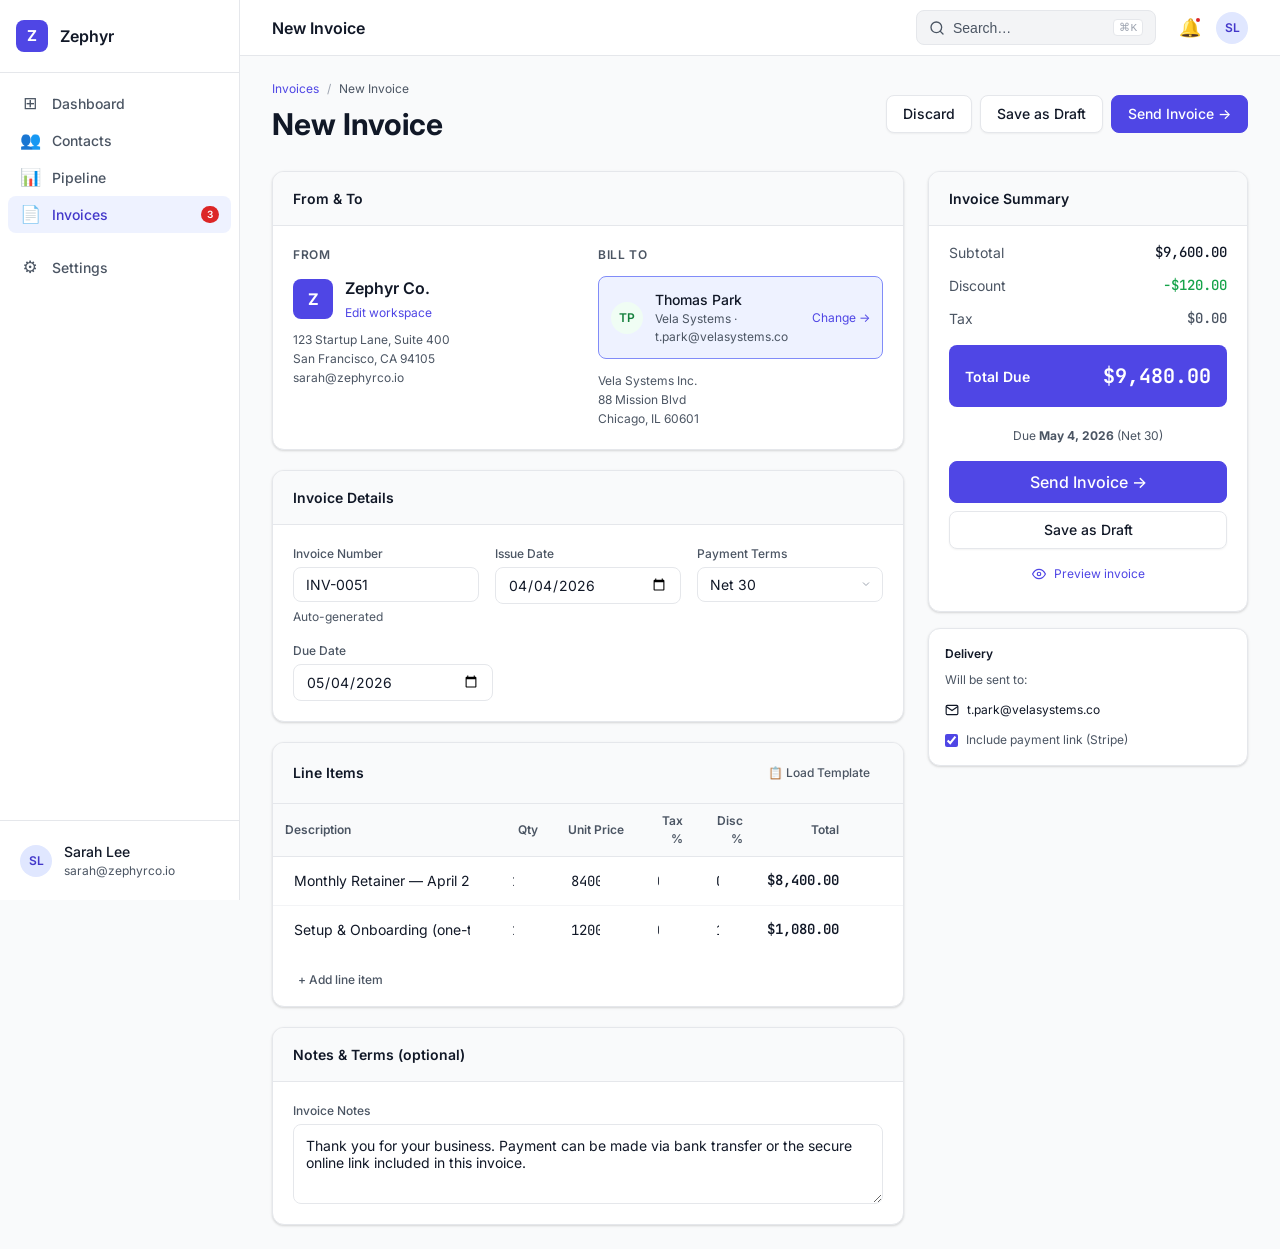
<file: invoice-create.html>
<!DOCTYPE html>
<html lang="en">
<head>
  <meta charset="UTF-8" />
  <meta name="viewport" content="width=device-width, initial-scale=1.0" />
  <title>New Invoice — Unified Operating Platform</title>
  <link rel="preconnect" href="https://fonts.googleapis.com" />
  <link rel="preconnect" href="https://fonts.gstatic.com" crossorigin />
  <link href="https://fonts.googleapis.com/css2?family=Inter:wght@400;500;600;700&family=JetBrains+Mono:wght@400;500&display=swap" rel="stylesheet" />
  <link rel="stylesheet" href="design-tokens.css" />
  <style>
    /* SHARED SHELL */
    .app-shell { display: flex; min-height: 100vh; }
    .sidebar { width: var(--sidebar-width); background: var(--color-bg-sidebar); border-right: 1px solid var(--color-border); display: flex; flex-direction: column; position: fixed; top: 0; left: 0; bottom: 0; z-index: var(--z-sticky); overflow-y: auto; }
    .sidebar__brand { display: flex; align-items: center; gap: var(--space-3); padding: var(--space-5) var(--space-4); border-bottom: 1px solid var(--color-border); text-decoration: none; flex-shrink: 0; }
    .sidebar__logo { width: 32px; height: 32px; background: var(--color-primary-600); border-radius: var(--radius-md); display: flex; align-items: center; justify-content: center; color: white; font-weight: var(--font-weight-bold); font-size: 15px; flex-shrink: 0; }
    .sidebar__brand-name { font-size: var(--font-size-lg); font-weight: var(--font-weight-semibold); color: var(--color-text-primary); }
    .sidebar__nav { flex: 1; padding: var(--space-3) var(--space-2); }
    .nav-item { display: flex; align-items: center; gap: var(--space-3); padding: var(--space-2) var(--space-3); border-radius: var(--radius-md); color: var(--color-text-secondary); text-decoration: none; font-size: var(--font-size-md); font-weight: var(--font-weight-medium); transition: background-color var(--transition-fast), color var(--transition-fast); cursor: pointer; }
    .nav-item:hover { background: var(--color-neutral-100); color: var(--color-text-primary); }
    .nav-item--active { background: var(--color-primary-50); color: var(--color-primary-700); }
    .nav-item__icon { width: 20px; height: 20px; display: flex; align-items: center; justify-content: center; flex-shrink: 0; font-size: 17px; }
    .nav-item__badge { margin-left: auto; background: var(--color-danger-600); color: white; border-radius: var(--radius-full); font-size: 10px; font-weight: var(--font-weight-semibold); padding: 1px 6px; }
    .sidebar__bottom { border-top: 1px solid var(--color-border); padding: var(--space-3) var(--space-2); }
    .user-menu { display: flex; align-items: center; gap: var(--space-3); padding: var(--space-2) var(--space-3); border-radius: var(--radius-md); cursor: pointer; }
    .user-menu:hover { background: var(--color-neutral-100); }
    .user-menu__name { font-size: var(--font-size-md); font-weight: var(--font-weight-medium); color: var(--color-text-primary); }
    .user-menu__email { font-size: var(--font-size-sm); color: var(--color-text-secondary); }
    .main { margin-left: var(--sidebar-width); flex: 1; display: flex; flex-direction: column; min-height: 100vh; background: var(--color-bg-page); }
    .topbar { height: var(--topbar-height); background: var(--color-bg-card); border-bottom: 1px solid var(--color-border); display: flex; align-items: center; gap: var(--space-4); padding: 0 var(--page-padding-x); position: sticky; top: 0; z-index: calc(var(--z-sticky) - 1); flex-shrink: 0; }
    .topbar__title { font-size: var(--font-size-lg); font-weight: var(--font-weight-semibold); color: var(--color-text-primary); flex: 1; }
    .topbar__actions { display: flex; align-items: center; gap: var(--space-2); }
    .icon-btn { width: 36px; height: 36px; display: flex; align-items: center; justify-content: center; border-radius: var(--radius-md); border: none; background: transparent; color: var(--color-text-secondary); cursor: pointer; font-size: 18px; transition: background-color var(--transition-fast); position: relative; }
    .notification-dot { position: absolute; top: 6px; right: 6px; width: 8px; height: 8px; background: var(--color-danger-600); border-radius: var(--radius-full); border: 2px solid var(--color-bg-card); }
    .search-trigger { display: flex; align-items: center; gap: var(--space-2); padding: var(--space-2) var(--space-3); background: var(--color-neutral-100); border: 1px solid var(--color-border); border-radius: var(--radius-md); color: var(--color-text-secondary); font-size: var(--font-size-md); cursor: pointer; min-width: 240px; }
    .search-trigger__kbd { margin-left: auto; font-size: var(--font-size-xs); background: var(--color-white); border: 1px solid var(--color-border); border-radius: var(--radius-sm); padding: 1px 5px; color: var(--color-text-placeholder); }

    /* ===== INVOICE CREATE ===== */
    .page { padding: var(--space-6) var(--page-padding-x); flex: 1; }

    .page-header {
      display: flex;
      align-items: center;
      justify-content: space-between;
      margin-bottom: var(--space-6);
    }

    .breadcrumb {
      display: flex;
      align-items: center;
      gap: var(--space-2);
      font-size: var(--font-size-sm);
      color: var(--color-text-secondary);
    }
    .breadcrumb a { color: var(--color-text-link); text-decoration: none; }
    .breadcrumb a:hover { text-decoration: underline; }
    .breadcrumb__sep { color: var(--color-neutral-400); }

    .page-title {
      font-size: var(--font-size-3xl);
      font-weight: var(--font-weight-bold);
      margin-top: var(--space-1);
    }

    /* Two-column layout */
    .invoice-layout {
      display: grid;
      grid-template-columns: 1fr 320px;
      gap: var(--space-6);
      align-items: flex-start;
    }

    .invoice-form { display: flex; flex-direction: column; gap: var(--space-5); }

    /* Sections */
    .form-section {
      background: var(--color-bg-card);
      border: 1px solid var(--color-border);
      border-radius: var(--radius-lg);
      box-shadow: var(--shadow-sm);
      overflow: hidden;
    }

    .form-section__header {
      padding: var(--space-4) var(--space-5);
      border-bottom: 1px solid var(--color-border);
      background: var(--color-neutral-50);
      font-size: var(--font-size-md);
      font-weight: var(--font-weight-semibold);
      color: var(--color-text-primary);
    }

    .form-section__body {
      padding: var(--space-5);
    }

    /* From / To */
    .from-to-grid {
      display: grid;
      grid-template-columns: 1fr 1fr;
      gap: var(--space-5);
    }

    .from-block, .to-block {}

    .from-block__label, .to-block__label {
      font-size: var(--font-size-sm);
      font-weight: var(--font-weight-semibold);
      color: var(--color-text-secondary);
      text-transform: uppercase;
      letter-spacing: 0.05em;
      margin-bottom: var(--space-3);
    }

    .from-block__name {
      font-size: var(--font-size-lg);
      font-weight: var(--font-weight-semibold);
      color: var(--color-text-primary);
      margin-bottom: 4px;
    }

    .from-block__address {
      font-size: var(--font-size-sm);
      color: var(--color-text-secondary);
      line-height: 1.6;
    }

    .client-selector {
      display: flex;
      align-items: center;
      gap: var(--space-3);
      padding: var(--space-3);
      border: 1px solid var(--color-border);
      border-radius: var(--radius-md);
      cursor: pointer;
      background: var(--color-white);
      transition: border-color var(--transition-fast);
      font-size: var(--font-size-md);
    }
    .client-selector:hover { border-color: var(--color-primary-400); }
    .client-selector--selected { border-color: var(--color-primary-400); background: var(--color-primary-50); }
    .client-selector__placeholder { color: var(--color-text-placeholder); flex: 1; }
    .client-selector__name { color: var(--color-text-primary); font-weight: var(--font-weight-medium); flex: 1; }
    .client-selector__change { font-size: var(--font-size-sm); color: var(--color-text-link); }

    /* Invoice meta */
    .invoice-meta-grid {
      display: grid;
      grid-template-columns: 1fr 1fr 1fr;
      gap: var(--space-4);
    }

    .form-field { display: flex; flex-direction: column; gap: var(--space-1); }
    .form-field label { font-size: var(--font-size-sm); font-weight: var(--font-weight-medium); color: var(--color-text-secondary); }
    .form-field .hint { font-size: var(--font-size-sm); color: var(--color-text-secondary); margin-top: 2px; }

    select.input {
      appearance: none;
      background-image: url("data:image/svg+xml,%3Csvg xmlns='http://www.w3.org/2000/svg' width='12' height='12' fill='none' viewBox='0 0 24 24' stroke='%239CA3AF' stroke-width='2'%3E%3Cpolyline points='6 9 12 15 18 9'/%3E%3C/svg%3E");
      background-repeat: no-repeat;
      background-position: right 10px center;
      padding-right: 30px;
      cursor: pointer;
    }

    /* Line items table */
    .line-items-table {
      width: 100%;
      border-collapse: collapse;
    }

    .line-items-table thead th {
      font-size: var(--font-size-sm);
      font-weight: var(--font-weight-semibold);
      color: var(--color-text-secondary);
      text-align: left;
      padding: var(--space-2) var(--space-3);
      border-bottom: 1px solid var(--color-border);
      background: var(--color-neutral-50);
    }

    .line-items-table thead th:last-child { text-align: right; }
    .line-items-table thead th.num { text-align: right; }

    .line-items-table tbody tr { border-bottom: 1px solid var(--color-neutral-100); }
    .line-items-table tbody tr:last-child { border-bottom: none; }

    .line-items-table td {
      padding: var(--space-2) var(--space-3);
      vertical-align: middle;
    }

    .line-input {
      display: block;
      width: 100%;
      padding: 6px var(--space-2);
      border: 1px solid transparent;
      border-radius: var(--radius-sm);
      font-family: var(--font-family-base);
      font-size: var(--font-size-md);
      color: var(--color-text-primary);
      background: transparent;
      outline: none;
      transition: border-color var(--transition-fast), background-color var(--transition-fast);
    }
    .line-input:focus { border-color: var(--color-primary-400); background: white; box-shadow: 0 0 0 2px rgba(79,70,229,0.1); }
    .line-input:hover:not(:focus) { border-color: var(--color-border); background: var(--color-neutral-50); }
    .line-input.text-right { text-align: right; }
    .line-input.mono { font-family: var(--font-family-mono); }

    .line-total {
      font-family: var(--font-family-mono);
      font-weight: var(--font-weight-semibold);
      color: var(--color-text-primary);
      text-align: right;
      padding-right: var(--space-3);
      font-size: var(--font-size-md);
    }

    .delete-row-btn {
      width: 28px;
      height: 28px;
      display: flex;
      align-items: center;
      justify-content: center;
      border-radius: var(--radius-sm);
      border: none;
      background: transparent;
      color: var(--color-text-secondary);
      cursor: pointer;
      font-size: 16px;
      opacity: 0;
      transition: opacity var(--transition-fast), background-color var(--transition-fast), color var(--transition-fast);
    }
    .line-items-table tbody tr:hover .delete-row-btn { opacity: 1; }
    .delete-row-btn:hover { background: var(--color-danger-50); color: var(--color-danger-600); }

    .add-line-row { padding: var(--space-3) var(--space-3); }

    /* Notes */
    .notes-area {
      width: 100%;
      padding: var(--space-3);
      border: 1px solid var(--color-border);
      border-radius: var(--radius-md);
      font-family: var(--font-family-base);
      font-size: var(--font-size-md);
      color: var(--color-text-primary);
      resize: vertical;
      outline: none;
      min-height: 80px;
      transition: border-color var(--transition-fast), box-shadow var(--transition-fast);
    }
    .notes-area:focus { border-color: var(--color-primary-600); box-shadow: 0 0 0 3px rgba(79,70,229,0.12); }

    /* ===== SUMMARY PANEL (sticky) ===== */
    .summary-panel {
      position: sticky;
      top: calc(var(--topbar-height) + var(--space-6));
    }

    .summary-card {
      background: var(--color-bg-card);
      border: 1px solid var(--color-border);
      border-radius: var(--radius-lg);
      box-shadow: var(--shadow-sm);
      overflow: hidden;
    }

    .summary-card__header {
      padding: var(--space-4) var(--space-5);
      background: var(--color-neutral-50);
      border-bottom: 1px solid var(--color-border);
      font-size: var(--font-size-md);
      font-weight: var(--font-weight-semibold);
    }

    .summary-rows { padding: var(--space-4) var(--space-5); display: flex; flex-direction: column; gap: var(--space-3); }

    .summary-row {
      display: flex;
      justify-content: space-between;
      align-items: center;
      font-size: var(--font-size-md);
    }

    .summary-row__label { color: var(--color-text-secondary); }
    .summary-row__value { font-family: var(--font-family-mono); font-weight: var(--font-weight-medium); color: var(--color-text-primary); }
    .summary-row__value--discount { color: var(--color-success-600); }
    .summary-row__value--tax { color: var(--color-text-secondary); }

    .summary-total {
      margin: 0 var(--space-5) var(--space-5);
      background: var(--color-primary-600);
      border-radius: var(--radius-md);
      padding: var(--space-4);
      display: flex;
      justify-content: space-between;
      align-items: center;
    }
    .summary-total__label { color: white; font-size: var(--font-size-md); font-weight: var(--font-weight-semibold); }
    .summary-total__value { color: white; font-size: var(--font-size-xl); font-weight: var(--font-weight-bold); font-family: var(--font-family-mono); }

    .summary-actions {
      padding: 0 var(--space-5) var(--space-5);
      display: flex;
      flex-direction: column;
      gap: var(--space-2);
    }

    .summary-actions .btn { width: 100%; justify-content: center; }

    .payment-terms-note {
      margin: 0 var(--space-5) var(--space-4);
      font-size: var(--font-size-sm);
      color: var(--color-text-secondary);
      text-align: center;
    }

    .preview-link {
      display: flex;
      align-items: center;
      justify-content: center;
      gap: var(--space-2);
      font-size: var(--font-size-sm);
      color: var(--color-text-link);
      cursor: pointer;
      padding: var(--space-2);
    }
    .preview-link:hover { text-decoration: underline; }

    @media (max-width: 1024px) {
      .invoice-layout { grid-template-columns: 1fr; }
      .summary-panel { position: static; }
    }
    @media (max-width: 767px) {
      .sidebar { display: none; }
      .main { margin-left: 0; }
      .from-to-grid, .invoice-meta-grid { grid-template-columns: 1fr; }
    }
  </style>
</head>
<body>
<div class="app-shell">
  <aside class="sidebar">
    <a href="dashboard.html" class="sidebar__brand">
      <div class="sidebar__logo">Z</div>
      <span class="sidebar__brand-name">Zephyr</span>
    </a>
    <nav class="sidebar__nav">
      <a href="dashboard.html" class="nav-item"><span class="nav-item__icon">⊞</span>Dashboard</a>
      <a href="contacts.html" class="nav-item"><span class="nav-item__icon">👥</span>Contacts</a>
      <a href="pipeline.html" class="nav-item"><span class="nav-item__icon">📊</span>Pipeline</a>
      <a href="invoices.html" class="nav-item nav-item--active"><span class="nav-item__icon">📄</span>Invoices<span class="nav-item__badge">3</span></a>
      <a href="#" class="nav-item" style="margin-top:var(--space-4);"><span class="nav-item__icon">⚙</span>Settings</a>
    </nav>
    <div class="sidebar__bottom">
      <div class="user-menu">
        <div class="avatar avatar--md">SL</div>
        <div style="flex:1;min-width:0;">
          <div class="user-menu__name">Sarah Lee</div>
          <div class="user-menu__email">sarah@zephyrco.io</div>
        </div>
      </div>
    </div>
  </aside>

  <div class="main">
    <header class="topbar">
      <span class="topbar__title">New Invoice</span>
      <button class="search-trigger">
        <svg xmlns="http://www.w3.org/2000/svg" width="16" height="16" fill="none" viewBox="0 0 24 24" stroke="currentColor" stroke-width="2"><circle cx="11" cy="11" r="8"/><path stroke-linecap="round" d="m21 21-4.35-4.35"/></svg>
        Search…
        <kbd class="search-trigger__kbd">⌘K</kbd>
      </button>
      <div class="topbar__actions">
        <button class="icon-btn">🔔<span class="notification-dot"></span></button>
        <div class="avatar avatar--md" style="cursor:pointer;">SL</div>
      </div>
    </header>

    <main class="page">
      <div class="page-header">
        <div>
          <div class="breadcrumb">
            <a href="invoices.html">Invoices</a>
            <span class="breadcrumb__sep">/</span>
            New Invoice
          </div>
          <h1 class="page-title">New Invoice</h1>
        </div>
        <div style="display:flex;gap:var(--space-2);">
          <button class="btn btn--secondary" onclick="window.location='invoices.html'">Discard</button>
          <button class="btn btn--secondary">Save as Draft</button>
          <button class="btn btn--primary" onclick="handleSend()">Send Invoice →</button>
        </div>
      </div>

      <div class="invoice-layout">
        <!-- LEFT: FORM -->
        <div class="invoice-form">

          <!-- From / To -->
          <div class="form-section">
            <div class="form-section__header">From &amp; To</div>
            <div class="form-section__body">
              <div class="from-to-grid">
                <!-- From (workspace) -->
                <div class="from-block">
                  <div class="from-block__label">From</div>
                  <div style="display:flex;align-items:center;gap:var(--space-3);margin-bottom:var(--space-2);">
                    <div style="width:40px;height:40px;background:var(--color-primary-600);border-radius:var(--radius-md);display:flex;align-items:center;justify-content:center;color:white;font-weight:bold;font-size:16px;flex-shrink:0;">Z</div>
                    <div>
                      <div class="from-block__name">Zephyr Co.</div>
                      <div style="font-size:var(--font-size-sm);color:var(--color-text-link);cursor:pointer;">Edit workspace</div>
                    </div>
                  </div>
                  <div class="from-block__address">
                    123 Startup Lane, Suite 400<br>
                    San Francisco, CA 94105<br>
                    sarah@zephyrco.io
                  </div>
                </div>

                <!-- Bill To (client) -->
                <div class="to-block">
                  <div class="to-block__label">Bill To</div>
                  <div class="client-selector client-selector--selected" id="clientSelector" onclick="toggleClient()">
                    <div class="avatar avatar--md" style="background:var(--color-success-50);color:var(--color-success-700);">TP</div>
                    <div style="flex:1;">
                      <div class="client-selector__name">Thomas Park</div>
                      <div style="font-size:var(--font-size-sm);color:var(--color-text-secondary);">Vela Systems · t.park@velasystems.co</div>
                    </div>
                    <span class="client-selector__change">Change →</span>
                  </div>
                  <div style="margin-top:var(--space-3);font-size:var(--font-size-sm);color:var(--color-text-secondary);line-height:1.6;">
                    Vela Systems Inc.<br>
                    88 Mission Blvd<br>
                    Chicago, IL 60601
                  </div>
                </div>
              </div>
            </div>
          </div>

          <!-- Invoice Details -->
          <div class="form-section">
            <div class="form-section__header">Invoice Details</div>
            <div class="form-section__body">
              <div class="invoice-meta-grid">
                <div class="form-field">
                  <label for="invNum">Invoice Number</label>
                  <input id="invNum" class="input text-mono" type="text" value="INV-0051" />
                  <span class="hint">Auto-generated</span>
                </div>
                <div class="form-field">
                  <label for="issueDate">Issue Date</label>
                  <input id="issueDate" class="input" type="date" value="2026-04-04" />
                </div>
                <div class="form-field">
                  <label for="terms">Payment Terms</label>
                  <select id="terms" class="input" onchange="updateDue()">
                    <option value="7">Net 7</option>
                    <option value="14">Net 14</option>
                    <option value="30" selected>Net 30</option>
                    <option value="60">Net 60</option>
                    <option value="0">Due on receipt</option>
                    <option value="custom">Custom date</option>
                  </select>
                </div>
              </div>
              <div style="margin-top:var(--space-4);">
                <div class="form-field">
                  <label>Due Date</label>
                  <input id="dueDate" class="input" type="date" value="2026-05-04" style="max-width:200px;" />
                </div>
              </div>
            </div>
          </div>

          <!-- Line Items -->
          <div class="form-section">
            <div class="form-section__header" style="display:flex;align-items:center;justify-content:space-between;">
              Line Items
              <button class="btn btn--ghost btn--sm">📋 Load Template</button>
            </div>
            <div class="form-section__body" style="padding:0;">
              <table class="line-items-table" id="lineTable">
                <thead>
                  <tr>
                    <th style="width:40%;">Description</th>
                    <th class="num" style="width:10%;">Qty</th>
                    <th class="num" style="width:15%;">Unit Price</th>
                    <th class="num" style="width:10%;">Tax %</th>
                    <th class="num" style="width:10%;">Disc %</th>
                    <th style="width:12%;text-align:right;">Total</th>
                    <th style="width:3%;"></th>
                  </tr>
                </thead>
                <tbody id="lineItems">
                  <tr>
                    <td><input class="line-input" type="text" value="Monthly Retainer — April 2026" placeholder="Description" /></td>
                    <td><input class="line-input text-right mono" type="number" value="1" min="0" step="1" onchange="recalc()" /></td>
                    <td><input class="line-input text-right mono" type="number" value="8400" min="0" step="0.01" onchange="recalc()" /></td>
                    <td><input class="line-input text-right mono" type="number" value="0" min="0" max="100" step="0.01" onchange="recalc()" /></td>
                    <td><input class="line-input text-right mono" type="number" value="0" min="0" max="100" step="0.01" onchange="recalc()" /></td>
                    <td class="line-total" data-total="8400">$8,400.00</td>
                    <td><button class="delete-row-btn" onclick="deleteRow(this)" title="Remove line">✕</button></td>
                  </tr>
                  <tr>
                    <td><input class="line-input" type="text" value="Setup &amp; Onboarding (one-time)" placeholder="Description" /></td>
                    <td><input class="line-input text-right mono" type="number" value="1" min="0" step="1" onchange="recalc()" /></td>
                    <td><input class="line-input text-right mono" type="number" value="1200" min="0" step="0.01" onchange="recalc()" /></td>
                    <td><input class="line-input text-right mono" type="number" value="0" min="0" max="100" step="0.01" onchange="recalc()" /></td>
                    <td><input class="line-input text-right mono" type="number" value="10" min="0" max="100" step="0.01" onchange="recalc()" /></td>
                    <td class="line-total" data-total="1080">$1,080.00</td>
                    <td><button class="delete-row-btn" onclick="deleteRow(this)" title="Remove line">✕</button></td>
                  </tr>
                </tbody>
              </table>
              <div class="add-line-row">
                <button class="btn btn--ghost btn--sm" onclick="addRow()">+ Add line item</button>
              </div>
            </div>
          </div>

          <!-- Notes & Terms -->
          <div class="form-section">
            <div class="form-section__header">Notes &amp; Terms (optional)</div>
            <div class="form-section__body">
              <div class="form-field">
                <label for="invNotes">Invoice Notes</label>
                <textarea id="invNotes" class="notes-area" placeholder="Thank you for your business. Please include the invoice number when making payment.">Thank you for your business. Payment can be made via bank transfer or the secure online link included in this invoice.</textarea>
              </div>
            </div>
          </div>

        </div>

        <!-- RIGHT: SUMMARY PANEL -->
        <div class="summary-panel">
          <div class="summary-card">
            <div class="summary-card__header">Invoice Summary</div>
            <div class="summary-rows">
              <div class="summary-row">
                <span class="summary-row__label">Subtotal</span>
                <span class="summary-row__value" id="subtotal">$9,600.00</span>
              </div>
              <div class="summary-row">
                <span class="summary-row__label">Discount</span>
                <span class="summary-row__value summary-row__value--discount" id="discountTotal">−$120.00</span>
              </div>
              <div class="summary-row">
                <span class="summary-row__label">Tax</span>
                <span class="summary-row__value summary-row__value--tax" id="taxTotal">$0.00</span>
              </div>
            </div>
            <div class="summary-total">
              <span class="summary-total__label">Total Due</span>
              <span class="summary-total__value" id="totalDue">$9,480.00</span>
            </div>
            <div class="payment-terms-note">Due <strong id="dueDateDisplay">May 4, 2026</strong> (Net 30)</div>
            <div class="summary-actions">
              <button class="btn btn--primary btn--lg" onclick="handleSend()">Send Invoice →</button>
              <button class="btn btn--secondary">Save as Draft</button>
              <div class="preview-link" onclick="window.open('invoice-preview.html','_blank')">
                <svg xmlns="http://www.w3.org/2000/svg" width="14" height="14" fill="none" viewBox="0 0 24 24" stroke="currentColor" stroke-width="2"><path d="M1 12s4-8 11-8 11 8 11 8-4 8-11 8-11-8-11-8z"/><circle cx="12" cy="12" r="3"/></svg>
                Preview invoice
              </div>
            </div>
          </div>

          <!-- Delivery note -->
          <div style="margin-top:var(--space-4);padding:var(--space-4);background:var(--color-bg-card);border:1px solid var(--color-border);border-radius:var(--radius-lg);box-shadow:var(--shadow-sm);">
            <div style="font-size:var(--font-size-sm);font-weight:var(--font-weight-semibold);color:var(--color-text-primary);margin-bottom:var(--space-2);">Delivery</div>
            <div style="font-size:var(--font-size-sm);color:var(--color-text-secondary);margin-bottom:var(--space-3);">Will be sent to:</div>
            <div style="display:flex;align-items:center;gap:var(--space-2);font-size:var(--font-size-sm);color:var(--color-text-primary);">
              <svg xmlns="http://www.w3.org/2000/svg" width="14" height="14" fill="none" viewBox="0 0 24 24" stroke="currentColor" stroke-width="2"><path d="M4 4h16c1.1 0 2 .9 2 2v12c0 1.1-.9 2-2 2H4c-1.1 0-2-.9-2-2V6c0-1.1.9-2 2-2z"/><polyline points="22,6 12,13 2,6"/></svg>
              t.park@velasystems.co
            </div>
            <div style="margin-top:var(--space-3);">
              <label style="display:flex;align-items:center;gap:var(--space-2);cursor:pointer;font-size:var(--font-size-sm);color:var(--color-text-secondary);">
                <input type="checkbox" checked style="accent-color:var(--color-primary-600);" />
                Include payment link (Stripe)
              </label>
            </div>
          </div>
        </div>
      </div>
    </main>
  </div>
</div>

<script>
  function fmt(n) {
    return '$' + n.toFixed(2).replace(/\B(?=(\d{3})+(?!\d))/g, ',');
  }

  function recalc() {
    const rows = document.querySelectorAll('#lineItems tr');
    let subtotal = 0, discTotal = 0, taxTotal = 0;

    rows.forEach(row => {
      const inputs = row.querySelectorAll('input[type=number]');
      if (inputs.length < 4) return;
      const qty   = parseFloat(inputs[0].value) || 0;
      const price = parseFloat(inputs[1].value) || 0;
      const tax   = parseFloat(inputs[2].value) || 0;
      const disc  = parseFloat(inputs[3].value) || 0;

      const lineBase     = qty * price;
      const lineDiscount = lineBase * (disc / 100);
      const lineAfterDisc = lineBase - lineDiscount;
      const lineTax      = lineAfterDisc * (tax / 100);
      const lineTotal    = lineAfterDisc + lineTax;

      subtotal  += lineBase;
      discTotal += lineDiscount;
      taxTotal  += lineTax;

      const totalCell = row.querySelector('.line-total');
      if (totalCell) totalCell.textContent = fmt(lineTotal);
    });

    const total = subtotal - discTotal + taxTotal;
    document.getElementById('subtotal').textContent    = fmt(subtotal);
    document.getElementById('discountTotal').textContent = discTotal > 0 ? '−' + fmt(discTotal) : '$0.00';
    document.getElementById('taxTotal').textContent    = fmt(taxTotal);
    document.getElementById('totalDue').textContent    = fmt(total);
  }

  function addRow() {
    const tbody = document.getElementById('lineItems');
    const tr = document.createElement('tr');
    tr.innerHTML = `
      <td><input class="line-input" type="text" placeholder="Description" /></td>
      <td><input class="line-input text-right mono" type="number" value="1" min="0" step="1" onchange="recalc()" /></td>
      <td><input class="line-input text-right mono" type="number" value="0" min="0" step="0.01" onchange="recalc()" /></td>
      <td><input class="line-input text-right mono" type="number" value="0" min="0" max="100" step="0.01" onchange="recalc()" /></td>
      <td><input class="line-input text-right mono" type="number" value="0" min="0" max="100" step="0.01" onchange="recalc()" /></td>
      <td class="line-total">$0.00</td>
      <td><button class="delete-row-btn" onclick="deleteRow(this)" title="Remove line">✕</button></td>
    `;
    tbody.appendChild(tr);
    tr.querySelector('input[type=text]').focus();
  }

  function deleteRow(btn) {
    const row = btn.closest('tr');
    row.remove();
    recalc();
  }

  function updateDue() {
    const terms = document.getElementById('terms').value;
    if (terms === 'custom') return;
    const issueDate = new Date(document.getElementById('issueDate').value);
    issueDate.setDate(issueDate.getDate() + parseInt(terms));
    document.getElementById('dueDate').value = issueDate.toISOString().split('T')[0];
    const opts = { year: 'numeric', month: 'long', day: 'numeric' };
    document.getElementById('dueDateDisplay').textContent = issueDate.toLocaleDateString('en-US', opts);
  }

  function toggleClient() {
    // In real app, open client search popover
    alert('Client selector would open a searchable contact list here.');
  }

  function handleSend() {
    alert('Invoice INV-0051 would be sent to t.park@velasystems.co with a Stripe payment link.');
  }
</script>
</body>
</html>
</file>
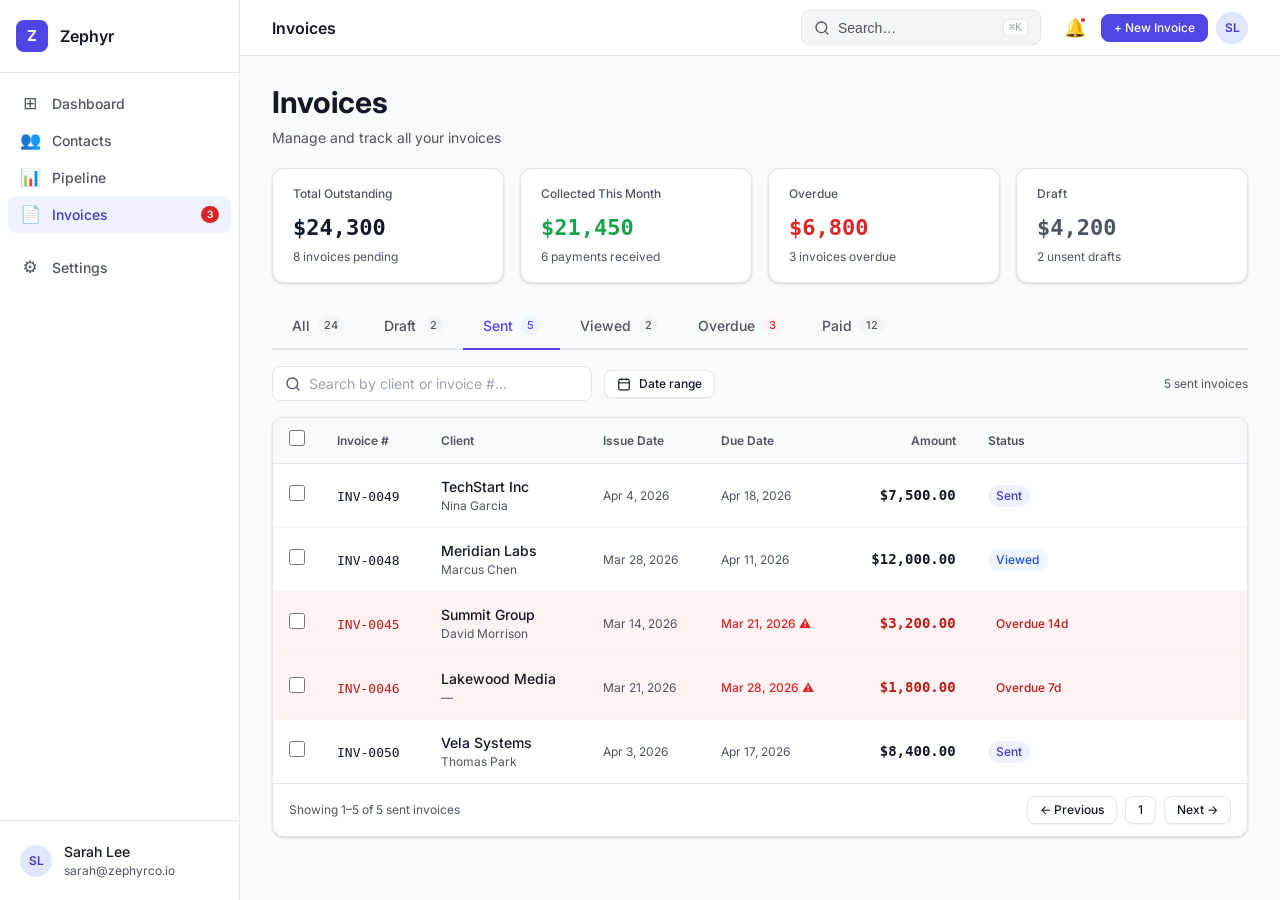
<file: invoices.html>
<!DOCTYPE html>
<html lang="en">
<head>
  <meta charset="UTF-8" />
  <meta name="viewport" content="width=device-width, initial-scale=1.0" />
  <title>Invoices — Unified Operating Platform</title>
  <link rel="preconnect" href="https://fonts.googleapis.com" />
  <link rel="preconnect" href="https://fonts.gstatic.com" crossorigin />
  <link href="https://fonts.googleapis.com/css2?family=Inter:wght@400;500;600;700&display=swap" rel="stylesheet" />
  <link rel="stylesheet" href="design-tokens.css" />
  <style>
    /* SHARED SHELL */
    .app-shell { display: flex; min-height: 100vh; }
    .sidebar { width: var(--sidebar-width); background: var(--color-bg-sidebar); border-right: 1px solid var(--color-border); display: flex; flex-direction: column; position: fixed; top: 0; left: 0; bottom: 0; z-index: var(--z-sticky); overflow-y: auto; }
    .sidebar__brand { display: flex; align-items: center; gap: var(--space-3); padding: var(--space-5) var(--space-4); border-bottom: 1px solid var(--color-border); text-decoration: none; flex-shrink: 0; }
    .sidebar__logo { width: 32px; height: 32px; background: var(--color-primary-600); border-radius: var(--radius-md); display: flex; align-items: center; justify-content: center; color: white; font-weight: var(--font-weight-bold); font-size: 15px; flex-shrink: 0; }
    .sidebar__brand-name { font-size: var(--font-size-lg); font-weight: var(--font-weight-semibold); color: var(--color-text-primary); }
    .sidebar__nav { flex: 1; padding: var(--space-3) var(--space-2); }
    .nav-item { display: flex; align-items: center; gap: var(--space-3); padding: var(--space-2) var(--space-3); border-radius: var(--radius-md); color: var(--color-text-secondary); text-decoration: none; font-size: var(--font-size-md); font-weight: var(--font-weight-medium); transition: background-color var(--transition-fast), color var(--transition-fast); cursor: pointer; }
    .nav-item:hover { background: var(--color-neutral-100); color: var(--color-text-primary); }
    .nav-item--active { background: var(--color-primary-50); color: var(--color-primary-700); }
    .nav-item__icon { width: 20px; height: 20px; display: flex; align-items: center; justify-content: center; flex-shrink: 0; font-size: 17px; }
    .nav-item__badge { margin-left: auto; background: var(--color-danger-600); color: white; border-radius: var(--radius-full); font-size: 10px; font-weight: var(--font-weight-semibold); padding: 1px 6px; }
    .sidebar__bottom { border-top: 1px solid var(--color-border); padding: var(--space-3) var(--space-2); }
    .user-menu { display: flex; align-items: center; gap: var(--space-3); padding: var(--space-2) var(--space-3); border-radius: var(--radius-md); cursor: pointer; }
    .user-menu:hover { background: var(--color-neutral-100); }
    .user-menu__info { flex: 1; min-width: 0; }
    .user-menu__name { font-size: var(--font-size-md); font-weight: var(--font-weight-medium); color: var(--color-text-primary); }
    .user-menu__email { font-size: var(--font-size-sm); color: var(--color-text-secondary); }
    .main { margin-left: var(--sidebar-width); flex: 1; display: flex; flex-direction: column; min-height: 100vh; }
    .topbar { height: var(--topbar-height); background: var(--color-bg-card); border-bottom: 1px solid var(--color-border); display: flex; align-items: center; gap: var(--space-4); padding: 0 var(--page-padding-x); position: sticky; top: 0; z-index: calc(var(--z-sticky) - 1); }
    .topbar__title { font-size: var(--font-size-lg); font-weight: var(--font-weight-semibold); color: var(--color-text-primary); flex: 1; }
    .topbar__actions { display: flex; align-items: center; gap: var(--space-2); }
    .icon-btn { width: 36px; height: 36px; display: flex; align-items: center; justify-content: center; border-radius: var(--radius-md); border: none; background: transparent; color: var(--color-text-secondary); cursor: pointer; font-size: 18px; transition: background-color var(--transition-fast); position: relative; }
    .notification-dot { position: absolute; top: 6px; right: 6px; width: 8px; height: 8px; background: var(--color-danger-600); border-radius: var(--radius-full); border: 2px solid var(--color-bg-card); }
    .page { padding: var(--page-padding-y) var(--page-padding-x); flex: 1; }
    .search-trigger { display: flex; align-items: center; gap: var(--space-2); padding: var(--space-2) var(--space-3); background: var(--color-neutral-100); border: 1px solid var(--color-border); border-radius: var(--radius-md); color: var(--color-text-secondary); font-size: var(--font-size-md); cursor: pointer; min-width: 240px; }
    .search-trigger__kbd { margin-left: auto; font-size: var(--font-size-xs); background: var(--color-white); border: 1px solid var(--color-border); border-radius: var(--radius-sm); padding: 1px 5px; color: var(--color-text-placeholder); }

    /* INVOICES PAGE */
    .page-header { display: flex; align-items: center; justify-content: space-between; margin-bottom: var(--space-5); }
    .page-header__title { font-size: var(--font-size-3xl); font-weight: var(--font-weight-bold); }
    .page-header__subtitle { font-size: var(--font-size-md); color: var(--color-text-secondary); margin-top: 2px; }

    /* Summary cards */
    .summary-grid {
      display: grid;
      grid-template-columns: repeat(4, 1fr);
      gap: var(--space-4);
      margin-bottom: var(--space-5);
    }
    .summary-card {
      background: var(--color-bg-card);
      border: 1px solid var(--color-border);
      border-radius: var(--radius-lg);
      padding: var(--space-4) var(--space-5);
      box-shadow: var(--shadow-sm);
    }
    .summary-card__label { font-size: var(--font-size-sm); color: var(--color-text-secondary); margin-bottom: var(--space-2); font-weight: var(--font-weight-medium); }
    .summary-card__value { font-size: 22px; font-weight: var(--font-weight-bold); font-family: var(--font-family-mono); }
    .summary-card__sub { font-size: var(--font-size-sm); color: var(--color-text-secondary); margin-top: 4px; }

    /* Status tabs */
    .status-tabs {
      display: flex;
      gap: 0;
      border-bottom: 2px solid var(--color-border);
      margin-bottom: var(--space-4);
    }
    .status-tab {
      padding: var(--space-3) var(--space-5);
      font-size: var(--font-size-md);
      font-weight: var(--font-weight-medium);
      color: var(--color-text-secondary);
      cursor: pointer;
      border-bottom: 2px solid transparent;
      margin-bottom: -2px;
      transition: color var(--transition-fast), border-color var(--transition-fast);
      display: flex;
      align-items: center;
      gap: var(--space-2);
    }
    .status-tab:hover { color: var(--color-text-primary); }
    .status-tab--active { color: var(--color-primary-600); border-bottom-color: var(--color-primary-600); }
    .status-tab__count { font-size: 11px; background: var(--color-neutral-100); color: var(--color-text-secondary); border-radius: var(--radius-full); padding: 1px 6px; }
    .status-tab--active .status-tab__count { background: var(--color-primary-50); color: var(--color-primary-600); }

    /* Toolbar */
    .toolbar { display: flex; align-items: center; gap: var(--space-3); margin-bottom: var(--space-4); flex-wrap: wrap; }
    .search-bar { display: flex; align-items: center; gap: var(--space-2); padding: var(--space-2) var(--space-3); background: var(--color-white); border: 1px solid var(--color-border); border-radius: var(--radius-md); flex: 1; max-width: 320px; }
    .search-bar input { border: none; outline: none; font-family: var(--font-family-base); font-size: var(--font-size-md); color: var(--color-text-primary); background: transparent; flex: 1; min-width: 0; }
    .search-bar input::placeholder { color: var(--color-text-placeholder); }
    .toolbar__right { margin-left: auto; display: flex; gap: var(--space-2); align-items: center; }

    /* Table */
    .table-container { background: var(--color-bg-card); border: 1px solid var(--color-border); border-radius: var(--radius-lg); box-shadow: var(--shadow-sm); overflow: hidden; }
    table { width: 100%; border-collapse: collapse; }
    thead th { background: var(--color-neutral-50); border-bottom: 1px solid var(--color-border); padding: var(--space-3) var(--space-4); text-align: left; font-size: var(--font-size-sm); font-weight: var(--font-weight-semibold); color: var(--color-text-secondary); white-space: nowrap; cursor: pointer; }
    thead th:hover { color: var(--color-text-primary); }
    tbody tr { border-bottom: 1px solid var(--color-neutral-100); transition: background-color var(--transition-fast); cursor: pointer; }
    tbody tr:last-child { border-bottom: none; }
    tbody tr:hover { background: var(--color-neutral-50); }
    td { padding: var(--space-3) var(--space-4); font-size: var(--font-size-md); color: var(--color-text-primary); vertical-align: middle; }
    input[type="checkbox"] { width: 16px; height: 16px; cursor: pointer; accent-color: var(--color-primary-600); }

    .row-actions { display: flex; gap: var(--space-1); opacity: 0; transition: opacity var(--transition-fast); }
    tbody tr:hover .row-actions { opacity: 1; }

    .pagination { display: flex; align-items: center; justify-content: space-between; padding: var(--space-3) var(--space-4); border-top: 1px solid var(--color-border); font-size: var(--font-size-sm); color: var(--color-text-secondary); }
    .pagination__controls { display: flex; gap: var(--space-2); }

    @media (max-width: 767px) {
      .sidebar { display: none; }
      .main { margin-left: 0; }
      .summary-grid { grid-template-columns: repeat(2, 1fr); }
    }
  </style>
</head>
<body>
<div class="app-shell">
  <aside class="sidebar">
    <a href="dashboard.html" class="sidebar__brand">
      <div class="sidebar__logo">Z</div>
      <span class="sidebar__brand-name">Zephyr</span>
    </a>
    <nav class="sidebar__nav">
      <a href="dashboard.html" class="nav-item"><span class="nav-item__icon">⊞</span>Dashboard</a>
      <a href="contacts.html" class="nav-item"><span class="nav-item__icon">👥</span>Contacts</a>
      <a href="pipeline.html" class="nav-item"><span class="nav-item__icon">📊</span>Pipeline</a>
      <a href="invoices.html" class="nav-item nav-item--active"><span class="nav-item__icon">📄</span>Invoices<span class="nav-item__badge">3</span></a>
      <a href="#" class="nav-item" style="margin-top:var(--space-4);"><span class="nav-item__icon">⚙</span>Settings</a>
    </nav>
    <div class="sidebar__bottom">
      <div class="user-menu">
        <div class="avatar avatar--md">SL</div>
        <div class="user-menu__info">
          <div class="user-menu__name">Sarah Lee</div>
          <div class="user-menu__email">sarah@zephyrco.io</div>
        </div>
      </div>
    </div>
  </aside>

  <div class="main">
    <header class="topbar">
      <span class="topbar__title">Invoices</span>
      <button class="search-trigger">
        <svg xmlns="http://www.w3.org/2000/svg" width="16" height="16" fill="none" viewBox="0 0 24 24" stroke="currentColor" stroke-width="2"><circle cx="11" cy="11" r="8"/><path stroke-linecap="round" d="m21 21-4.35-4.35"/></svg>
        Search…
        <kbd class="search-trigger__kbd">⌘K</kbd>
      </button>
      <div class="topbar__actions">
        <button class="icon-btn">🔔<span class="notification-dot"></span></button>
        <button class="btn btn--primary btn--sm">+ New Invoice</button>
        <div class="avatar avatar--md" style="cursor:pointer;">SL</div>
      </div>
    </header>

    <main class="page">
      <div class="page-header">
        <div>
          <h1 class="page-header__title">Invoices</h1>
          <p class="page-header__subtitle">Manage and track all your invoices</p>
        </div>
      </div>

      <!-- Summary cards -->
      <div class="summary-grid">
        <div class="summary-card">
          <div class="summary-card__label">Total Outstanding</div>
          <div class="summary-card__value">$24,300</div>
          <div class="summary-card__sub">8 invoices pending</div>
        </div>
        <div class="summary-card">
          <div class="summary-card__label">Collected This Month</div>
          <div class="summary-card__value" style="color:var(--color-success-600);">$21,450</div>
          <div class="summary-card__sub">6 payments received</div>
        </div>
        <div class="summary-card">
          <div class="summary-card__label">Overdue</div>
          <div class="summary-card__value" style="color:var(--color-danger-600);">$6,800</div>
          <div class="summary-card__sub">3 invoices overdue</div>
        </div>
        <div class="summary-card">
          <div class="summary-card__label">Draft</div>
          <div class="summary-card__value" style="color:var(--color-text-secondary);">$4,200</div>
          <div class="summary-card__sub">2 unsent drafts</div>
        </div>
      </div>

      <!-- Status tabs -->
      <div class="status-tabs">
        <div class="status-tab">All <span class="status-tab__count">24</span></div>
        <div class="status-tab">Draft <span class="status-tab__count">2</span></div>
        <div class="status-tab status-tab--active">Sent <span class="status-tab__count">5</span></div>
        <div class="status-tab">Viewed <span class="status-tab__count">2</span></div>
        <div class="status-tab">Overdue <span class="status-tab__count" style="background:var(--color-danger-50);color:var(--color-danger-600);">3</span></div>
        <div class="status-tab">Paid <span class="status-tab__count">12</span></div>
      </div>

      <!-- Toolbar -->
      <div class="toolbar">
        <div class="search-bar">
          <svg xmlns="http://www.w3.org/2000/svg" width="16" height="16" fill="none" viewBox="0 0 24 24" stroke="currentColor" stroke-width="2" style="color:var(--color-text-secondary);flex-shrink:0;"><circle cx="11" cy="11" r="8"/><path stroke-linecap="round" d="m21 21-4.35-4.35"/></svg>
          <input type="text" placeholder="Search by client or invoice #…" />
        </div>
        <button class="btn btn--secondary btn--sm">
          <svg xmlns="http://www.w3.org/2000/svg" width="14" height="14" fill="none" viewBox="0 0 24 24" stroke="currentColor" stroke-width="2"><rect x="3" y="4" width="18" height="18" rx="2" ry="2"/><line x1="16" y1="2" x2="16" y2="6"/><line x1="8" y1="2" x2="8" y2="6"/><line x1="3" y1="10" x2="21" y2="10"/></svg>
          Date range
        </button>
        <div class="toolbar__right">
          <span style="font-size:var(--font-size-sm);color:var(--color-text-secondary);">5 sent invoices</span>
        </div>
      </div>

      <!-- Table -->
      <div class="table-container">
        <table>
          <thead>
            <tr>
              <th style="width:40px;"><input type="checkbox" /></th>
              <th>Invoice #</th>
              <th>Client</th>
              <th>Issue Date</th>
              <th>Due Date</th>
              <th style="text-align:right;">Amount</th>
              <th>Status</th>
              <th style="width:120px;"></th>
            </tr>
          </thead>
          <tbody>
            <tr>
              <td><input type="checkbox" onclick="event.stopPropagation()" /></td>
              <td><span class="text-mono" style="font-weight:var(--font-weight-medium);">INV-0049</span></td>
              <td>
                <div style="font-weight:var(--font-weight-medium);">TechStart Inc</div>
                <div style="font-size:var(--font-size-sm);color:var(--color-text-secondary);">Nina Garcia</div>
              </td>
              <td style="color:var(--color-text-secondary);font-size:var(--font-size-sm);">Apr 4, 2026</td>
              <td style="color:var(--color-text-secondary);font-size:var(--font-size-sm);">Apr 18, 2026</td>
              <td style="text-align:right;font-family:var(--font-family-mono);font-weight:var(--font-weight-semibold);">$7,500.00</td>
              <td><span class="badge badge--sent">Sent</span></td>
              <td>
                <div class="row-actions">
                  <button class="btn btn--ghost btn--sm">Send</button>
                  <button class="btn btn--ghost btn--sm">⋯</button>
                </div>
              </td>
            </tr>
            <tr>
              <td><input type="checkbox" onclick="event.stopPropagation()" /></td>
              <td><span class="text-mono" style="font-weight:var(--font-weight-medium);">INV-0048</span></td>
              <td>
                <div style="font-weight:var(--font-weight-medium);">Meridian Labs</div>
                <div style="font-size:var(--font-size-sm);color:var(--color-text-secondary);">Marcus Chen</div>
              </td>
              <td style="color:var(--color-text-secondary);font-size:var(--font-size-sm);">Mar 28, 2026</td>
              <td style="color:var(--color-text-secondary);font-size:var(--font-size-sm);">Apr 11, 2026</td>
              <td style="text-align:right;font-family:var(--font-family-mono);font-weight:var(--font-weight-semibold);">$12,000.00</td>
              <td><span class="badge badge--viewed">Viewed</span></td>
              <td>
                <div class="row-actions">
                  <button class="btn btn--ghost btn--sm">Remind</button>
                  <button class="btn btn--ghost btn--sm">⋯</button>
                </div>
              </td>
            </tr>
            <tr style="background:var(--color-danger-50);">
              <td><input type="checkbox" onclick="event.stopPropagation()" /></td>
              <td><span class="text-mono" style="font-weight:var(--font-weight-medium);color:var(--color-danger-700);">INV-0045</span></td>
              <td>
                <div style="font-weight:var(--font-weight-medium);">Summit Group</div>
                <div style="font-size:var(--font-size-sm);color:var(--color-text-secondary);">David Morrison</div>
              </td>
              <td style="color:var(--color-text-secondary);font-size:var(--font-size-sm);">Mar 14, 2026</td>
              <td style="color:var(--color-danger-600);font-size:var(--font-size-sm);font-weight:var(--font-weight-medium);">Mar 21, 2026 ⚠</td>
              <td style="text-align:right;font-family:var(--font-family-mono);font-weight:var(--font-weight-semibold);color:var(--color-danger-700);">$3,200.00</td>
              <td><span class="badge badge--overdue">Overdue 14d</span></td>
              <td>
                <div class="row-actions">
                  <button class="btn btn--danger btn--sm">Remind</button>
                  <button class="btn btn--ghost btn--sm">⋯</button>
                </div>
              </td>
            </tr>
            <tr style="background:var(--color-danger-50);">
              <td><input type="checkbox" onclick="event.stopPropagation()" /></td>
              <td><span class="text-mono" style="font-weight:var(--font-weight-medium);color:var(--color-danger-700);">INV-0046</span></td>
              <td>
                <div style="font-weight:var(--font-weight-medium);">Lakewood Media</div>
                <div style="font-size:var(--font-size-sm);color:var(--color-text-secondary);">— </div>
              </td>
              <td style="color:var(--color-text-secondary);font-size:var(--font-size-sm);">Mar 21, 2026</td>
              <td style="color:var(--color-danger-600);font-size:var(--font-size-sm);font-weight:var(--font-weight-medium);">Mar 28, 2026 ⚠</td>
              <td style="text-align:right;font-family:var(--font-family-mono);font-weight:var(--font-weight-semibold);color:var(--color-danger-700);">$1,800.00</td>
              <td><span class="badge badge--overdue">Overdue 7d</span></td>
              <td>
                <div class="row-actions">
                  <button class="btn btn--danger btn--sm">Remind</button>
                  <button class="btn btn--ghost btn--sm">⋯</button>
                </div>
              </td>
            </tr>
            <tr>
              <td><input type="checkbox" onclick="event.stopPropagation()" /></td>
              <td><span class="text-mono" style="font-weight:var(--font-weight-medium);">INV-0050</span></td>
              <td>
                <div style="font-weight:var(--font-weight-medium);">Vela Systems</div>
                <div style="font-size:var(--font-size-sm);color:var(--color-text-secondary);">Thomas Park</div>
              </td>
              <td style="color:var(--color-text-secondary);font-size:var(--font-size-sm);">Apr 3, 2026</td>
              <td style="color:var(--color-text-secondary);font-size:var(--font-size-sm);">Apr 17, 2026</td>
              <td style="text-align:right;font-family:var(--font-family-mono);font-weight:var(--font-weight-semibold);">$8,400.00</td>
              <td><span class="badge badge--sent">Sent</span></td>
              <td>
                <div class="row-actions">
                  <button class="btn btn--ghost btn--sm">Send</button>
                  <button class="btn btn--ghost btn--sm">⋯</button>
                </div>
              </td>
            </tr>
          </tbody>
        </table>
        <div class="pagination">
          <span>Showing 1–5 of 5 sent invoices</span>
          <div class="pagination__controls">
            <button class="btn btn--secondary btn--sm" disabled>← Previous</button>
            <button class="btn btn--secondary btn--sm">1</button>
            <button class="btn btn--secondary btn--sm" disabled>Next →</button>
          </div>
        </div>
      </div>
    </main>
  </div>
</div>
</body>
</html>
</file>
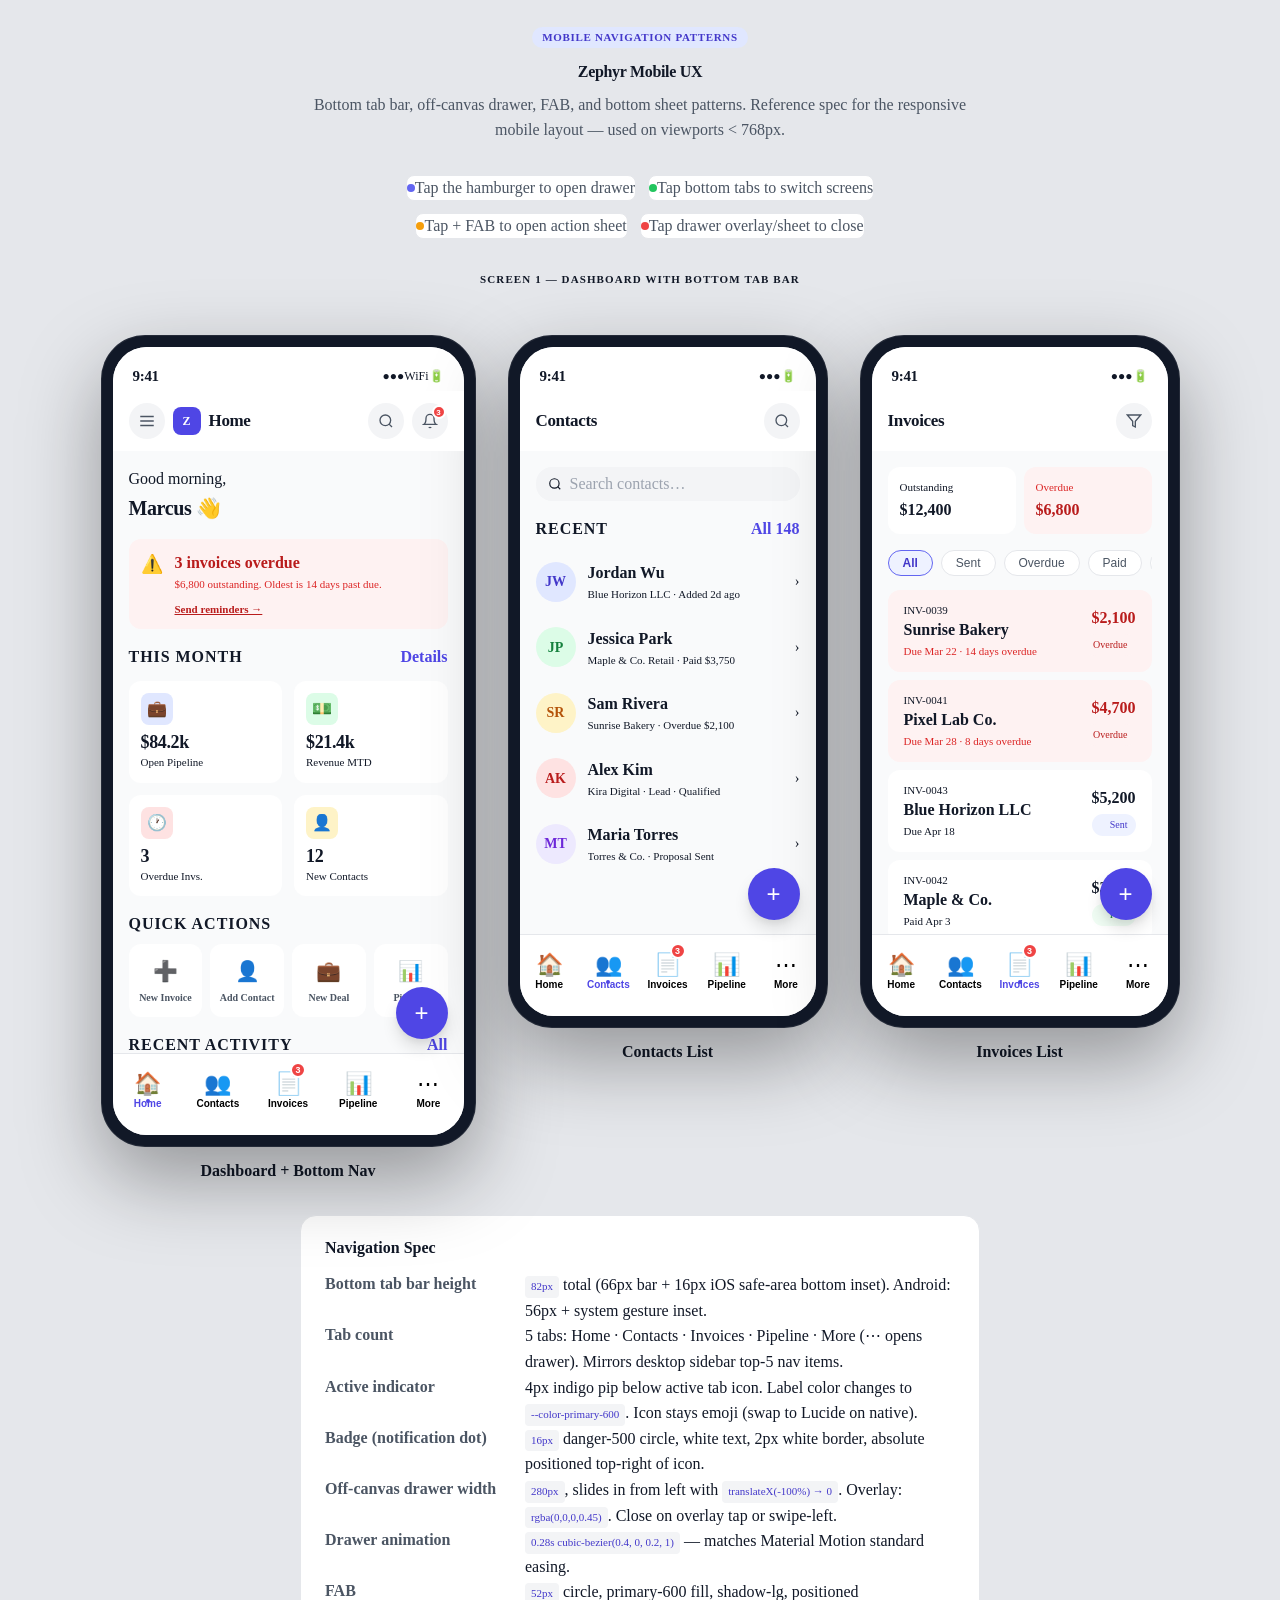
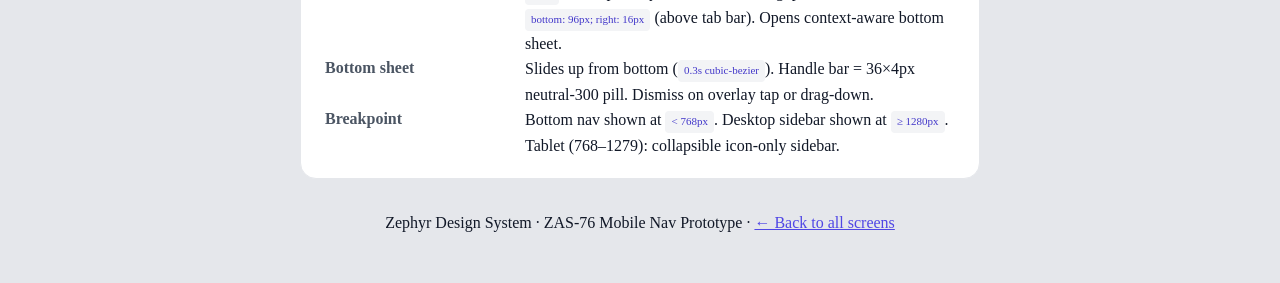
<file: mobile-nav.html>
<!DOCTYPE html>
<html lang="en">
<head>
  <meta charset="UTF-8" />
  <meta name="viewport" content="width=device-width, initial-scale=1.0" />
  <title>Zephyr — Mobile Navigation Prototype</title>
  <link rel="stylesheet" href="design-tokens.css" />
  <style>
    *, *::before, *::after { box-sizing: border-box; margin: 0; padding: 0; }

    body {
      font-family: var(--font-sans);
      font-size: var(--text-sm);
      color: var(--color-text-primary);
      background: var(--color-neutral-200);
      min-height: 100vh;
      display: flex;
      flex-direction: column;
      align-items: center;
      padding: var(--space-6) var(--space-4);
      gap: var(--space-8);
    }

    /* ── Page header ── */
    .page-header {
      text-align: center;
      max-width: 680px;
    }
    .page-header h1 {
      font-size: var(--text-2xl);
      font-weight: 800;
      letter-spacing: -0.02em;
      margin-bottom: var(--space-2);
    }
    .page-header p {
      color: var(--color-text-secondary);
      font-size: var(--text-sm);
      line-height: 1.6;
    }
    .tag {
      display: inline-block;
      background: var(--color-primary-100);
      color: var(--color-primary-700);
      font-size: 11px;
      font-weight: 600;
      padding: 2px 10px;
      border-radius: 999px;
      margin-bottom: var(--space-3);
      text-transform: uppercase;
      letter-spacing: 0.06em;
    }

    /* ── Section label ── */
    .section-label {
      font-size: 11px;
      font-weight: 700;
      text-transform: uppercase;
      letter-spacing: 0.1em;
      color: var(--color-text-muted);
      text-align: center;
      margin-bottom: var(--space-4);
    }

    /* ── Device shell ── */
    .devices-row {
      display: flex;
      gap: var(--space-8);
      align-items: flex-start;
      flex-wrap: wrap;
      justify-content: center;
    }

    .device {
      display: flex;
      flex-direction: column;
      align-items: center;
      gap: var(--space-3);
    }
    .device__label {
      font-size: var(--text-xs);
      font-weight: 600;
      color: var(--color-text-muted);
      text-align: center;
    }

    .phone-shell {
      width: 375px;
      height: 812px;
      background: var(--color-neutral-900);
      border-radius: 44px;
      padding: 12px;
      box-shadow: 0 32px 80px rgba(0,0,0,0.35), 0 0 0 1px rgba(255,255,255,0.08) inset;
      position: relative;
      flex-shrink: 0;
    }
    .phone-shell--sm {
      width: 320px;
      height: 693px;
    }
    .phone-screen {
      width: 100%;
      height: 100%;
      background: var(--color-bg-page);
      border-radius: 34px;
      overflow: hidden;
      position: relative;
      display: flex;
      flex-direction: column;
    }
    /* Status bar */
    .status-bar {
      height: 44px;
      padding: 14px var(--space-5) 0;
      display: flex;
      align-items: center;
      justify-content: space-between;
      background: #fff;
      flex-shrink: 0;
    }
    .status-bar .time {
      font-size: 15px;
      font-weight: 700;
      letter-spacing: -0.02em;
    }
    .status-bar .icons {
      display: flex;
      gap: var(--space-1-5);
      align-items: center;
      font-size: 12px;
    }

    /* ── App screens ── */
    .app-screen {
      flex: 1;
      overflow-y: auto;
      overflow-x: hidden;
      display: flex;
      flex-direction: column;
      position: relative;
      -webkit-overflow-scrolling: touch;
    }
    .app-screen::-webkit-scrollbar { display: none; }

    /* Top nav bar (in-app) */
    .app-topbar {
      background: #fff;
      padding: var(--space-3) var(--space-4);
      display: flex;
      align-items: center;
      justify-content: space-between;
      border-bottom: 1px solid var(--color-border-light);
      flex-shrink: 0;
      position: sticky;
      top: 0;
      z-index: 10;
    }
    .app-topbar__left {
      display: flex;
      align-items: center;
      gap: var(--space-2);
    }
    .app-topbar__logo {
      width: 28px;
      height: 28px;
      border-radius: var(--radius-md);
      background: var(--color-primary-600);
      display: flex;
      align-items: center;
      justify-content: center;
      color: #fff;
      font-size: 12px;
      font-weight: 700;
    }
    .app-topbar__title {
      font-size: 17px;
      font-weight: 700;
      letter-spacing: -0.02em;
    }
    .app-topbar__actions {
      display: flex;
      gap: var(--space-2);
    }
    .icon-btn {
      width: 36px;
      height: 36px;
      border-radius: 50%;
      background: var(--color-neutral-100);
      border: none;
      display: flex;
      align-items: center;
      justify-content: center;
      cursor: pointer;
      color: var(--color-text-secondary);
      transition: var(--transition-fast);
    }
    .icon-btn:hover { background: var(--color-neutral-200); }

    /* Screen content */
    .screen-content {
      flex: 1;
      padding: var(--space-4);
      overflow-y: auto;
    }

    /* Greeting */
    .greeting {
      margin-bottom: var(--space-4);
    }
    .greeting__sub { font-size: var(--text-xs); color: var(--color-text-muted); }
    .greeting__name { font-size: 20px; font-weight: 700; letter-spacing: -0.02em; margin-top: 2px; }

    /* Stat cards - 2x2 grid */
    .stat-grid {
      display: grid;
      grid-template-columns: 1fr 1fr;
      gap: var(--space-3);
      margin-bottom: var(--space-4);
    }
    .stat-card {
      background: #fff;
      border-radius: var(--radius-lg);
      padding: var(--space-3);
      border: 1px solid var(--color-border-light);
    }
    .stat-card__icon {
      width: 32px;
      height: 32px;
      border-radius: var(--radius-md);
      display: flex;
      align-items: center;
      justify-content: center;
      font-size: 16px;
      margin-bottom: var(--space-2);
    }
    .stat-card__value {
      font-family: var(--font-mono);
      font-size: 18px;
      font-weight: 700;
      letter-spacing: -0.02em;
      line-height: 1;
    }
    .stat-card__label {
      font-size: 11px;
      color: var(--color-text-muted);
      margin-top: 3px;
    }
    .stat-card--primary .stat-card__icon { background: var(--color-primary-100); }
    .stat-card--success .stat-card__icon { background: var(--color-success-100); }
    .stat-card--warning .stat-card__icon { background: var(--color-warning-100); }
    .stat-card--danger .stat-card__icon { background: var(--color-danger-100); }

    /* Section heading */
    .sec-heading {
      font-size: var(--text-xs);
      font-weight: 700;
      text-transform: uppercase;
      letter-spacing: 0.06em;
      color: var(--color-text-muted);
      margin-bottom: var(--space-2);
      display: flex;
      align-items: center;
      justify-content: space-between;
    }
    .sec-heading a {
      color: var(--color-primary-600);
      text-decoration: none;
      text-transform: none;
      letter-spacing: 0;
      font-size: var(--text-xs);
    }

    /* Activity list */
    .activity-list { margin-bottom: var(--space-4); }
    .activity-item {
      display: flex;
      gap: var(--space-3);
      align-items: flex-start;
      padding: var(--space-2-5) 0;
      border-bottom: 1px solid var(--color-border-light);
    }
    .activity-item:last-child { border-bottom: none; }
    .activity-dot {
      width: 8px;
      height: 8px;
      border-radius: 50%;
      margin-top: 5px;
      flex-shrink: 0;
    }
    .activity-dot--primary { background: var(--color-primary-500); }
    .activity-dot--success { background: var(--color-success-500); }
    .activity-dot--warning { background: var(--color-warning-500); }
    .activity-item__text { font-size: var(--text-xs); line-height: 1.5; }
    .activity-item__text strong { font-weight: 600; }
    .activity-item__time { font-size: 11px; color: var(--color-text-muted); white-space: nowrap; margin-left: auto; padding-top: 2px; }

    /* Quick actions */
    .quick-actions {
      display: grid;
      grid-template-columns: repeat(4, 1fr);
      gap: var(--space-2);
      margin-bottom: var(--space-4);
    }
    .quick-action {
      display: flex;
      flex-direction: column;
      align-items: center;
      gap: var(--space-1);
      background: #fff;
      border: 1px solid var(--color-border-light);
      border-radius: var(--radius-lg);
      padding: var(--space-3) var(--space-2);
      cursor: pointer;
      transition: var(--transition-fast);
    }
    .quick-action:hover { background: var(--color-primary-50); border-color: var(--color-primary-200); }
    .quick-action__icon { font-size: 20px; }
    .quick-action__label { font-size: 10px; font-weight: 600; color: var(--color-text-secondary); text-align: center; }

    /* Alert card */
    .alert-card {
      background: var(--color-danger-50);
      border: 1px solid var(--color-danger-200);
      border-radius: var(--radius-lg);
      padding: var(--space-3);
      display: flex;
      gap: var(--space-3);
      align-items: flex-start;
      margin-bottom: var(--space-4);
    }
    .alert-card__icon { font-size: 18px; flex-shrink: 0; }
    .alert-card__title { font-weight: 600; font-size: var(--text-xs); color: var(--color-danger-700); }
    .alert-card__body { font-size: 11px; color: var(--color-danger-600); margin-top: 2px; line-height: 1.4; }
    .alert-card__action {
      margin-top: var(--space-2);
      font-size: 11px;
      font-weight: 600;
      color: var(--color-danger-700);
      text-decoration: underline;
      cursor: pointer;
    }

    /* ── Bottom tab bar ── */
    .bottom-nav {
      height: 82px;
      background: #fff;
      border-top: 1px solid var(--color-border);
      display: flex;
      align-items: stretch;
      padding-bottom: 16px; /* safe area */
      flex-shrink: 0;
    }
    .nav-tab {
      flex: 1;
      display: flex;
      flex-direction: column;
      align-items: center;
      justify-content: center;
      gap: 3px;
      cursor: pointer;
      border: none;
      background: none;
      padding-top: var(--space-2);
      transition: var(--transition-fast);
      position: relative;
    }
    .nav-tab__icon {
      font-size: 22px;
      line-height: 1;
      transition: var(--transition-fast);
    }
    .nav-tab__label {
      font-size: 10px;
      font-weight: 600;
      color: var(--color-text-muted);
      transition: var(--transition-fast);
    }
    .nav-tab.active .nav-tab__icon { filter: none; }
    .nav-tab.active .nav-tab__label { color: var(--color-primary-600); font-weight: 700; }
    .nav-tab__badge {
      position: absolute;
      top: var(--space-2);
      right: 50%;
      margin-right: -18px;
      width: 16px;
      height: 16px;
      background: var(--color-danger-500);
      border-radius: 50%;
      font-size: 9px;
      font-weight: 700;
      color: #fff;
      display: flex;
      align-items: center;
      justify-content: center;
      border: 2px solid #fff;
    }
    /* Active indicator pip */
    .nav-tab.active::after {
      content: '';
      position: absolute;
      bottom: 16px;
      left: 50%;
      transform: translateX(-50%);
      width: 4px;
      height: 4px;
      border-radius: 50%;
      background: var(--color-primary-600);
    }

    /* ── Drawer overlay ── */
    .drawer-overlay {
      position: absolute;
      inset: 0;
      background: rgba(0,0,0,0.45);
      z-index: 50;
      opacity: 0;
      pointer-events: none;
      transition: opacity 0.25s ease;
      border-radius: 34px;
    }
    .drawer-overlay.open { opacity: 1; pointer-events: all; }

    .drawer {
      position: absolute;
      top: 0;
      left: 0;
      bottom: 0;
      width: 280px;
      background: #fff;
      z-index: 51;
      border-radius: 34px 0 0 34px;
      transform: translateX(-100%);
      transition: transform 0.28s cubic-bezier(0.4, 0, 0.2, 1);
      display: flex;
      flex-direction: column;
      overflow: hidden;
    }
    .drawer.open { transform: translateX(0); }

    .drawer__header {
      padding: 52px var(--space-5) var(--space-4);
      border-bottom: 1px solid var(--color-border-light);
    }
    .drawer__avatar {
      width: 52px;
      height: 52px;
      border-radius: 50%;
      background: var(--color-primary-100);
      display: flex;
      align-items: center;
      justify-content: center;
      font-size: 20px;
      font-weight: 700;
      color: var(--color-primary-700);
      margin-bottom: var(--space-3);
    }
    .drawer__name { font-size: var(--text-base); font-weight: 700; }
    .drawer__email { font-size: var(--text-xs); color: var(--color-text-muted); margin-top: 2px; }
    .drawer__biz {
      margin-top: var(--space-2);
      display: inline-flex;
      align-items: center;
      gap: var(--space-1-5);
      background: var(--color-neutral-100);
      border-radius: var(--radius-md);
      padding: 3px var(--space-2);
      font-size: 11px;
      font-weight: 600;
      color: var(--color-text-secondary);
    }

    .drawer__nav { flex: 1; overflow-y: auto; padding: var(--space-3) 0; }
    .drawer__section-label {
      font-size: 10px;
      font-weight: 700;
      text-transform: uppercase;
      letter-spacing: 0.08em;
      color: var(--color-text-muted);
      padding: var(--space-2) var(--space-5) var(--space-1);
    }
    .drawer__item {
      display: flex;
      align-items: center;
      gap: var(--space-3);
      padding: var(--space-2-5) var(--space-5);
      font-size: var(--text-sm);
      font-weight: 500;
      color: var(--color-text-primary);
      cursor: pointer;
      transition: var(--transition-fast);
      border-radius: 0;
    }
    .drawer__item:hover { background: var(--color-neutral-50); }
    .drawer__item.active { background: var(--color-primary-50); color: var(--color-primary-700); font-weight: 600; }
    .drawer__item__icon { font-size: 18px; width: 24px; text-align: center; }
    .drawer__item__badge {
      margin-left: auto;
      background: var(--color-danger-500);
      color: #fff;
      font-size: 10px;
      font-weight: 700;
      padding: 1px 6px;
      border-radius: 999px;
      min-width: 18px;
      text-align: center;
    }
    .drawer__divider { height: 1px; background: var(--color-border-light); margin: var(--space-2) 0; }

    .drawer__footer {
      padding: var(--space-4) var(--space-5);
      border-top: 1px solid var(--color-border-light);
      padding-bottom: 28px;
    }
    .drawer__footer .drawer__item { padding: var(--space-2) 0; }

    /* ── Contacts screen ── */
    .search-bar {
      display: flex;
      align-items: center;
      gap: var(--space-2);
      background: var(--color-neutral-100);
      border-radius: var(--radius-xl);
      padding: var(--space-2) var(--space-3);
      margin-bottom: var(--space-4);
    }
    .search-bar input {
      border: none;
      background: none;
      outline: none;
      font-family: var(--font-sans);
      font-size: var(--text-sm);
      color: var(--color-text-primary);
      flex: 1;
    }
    .search-bar input::placeholder { color: var(--color-text-placeholder); }

    .contact-card {
      display: flex;
      align-items: center;
      gap: var(--space-3);
      padding: var(--space-3) 0;
      border-bottom: 1px solid var(--color-border-light);
    }
    .contact-card:last-child { border-bottom: none; }
    .contact-avatar {
      width: 40px;
      height: 40px;
      border-radius: 50%;
      background: var(--color-primary-100);
      display: flex;
      align-items: center;
      justify-content: center;
      font-size: 14px;
      font-weight: 700;
      color: var(--color-primary-700);
      flex-shrink: 0;
    }
    .contact-info { flex: 1; min-width: 0; }
    .contact-name { font-weight: 600; font-size: var(--text-sm); }
    .contact-meta { font-size: 11px; color: var(--color-text-muted); margin-top: 1px; white-space: nowrap; overflow: hidden; text-overflow: ellipsis; }
    .contact-chevron { color: var(--color-text-muted); font-size: 14px; }

    /* ── Invoices list screen ── */
    .invoice-card {
      background: #fff;
      border-radius: var(--radius-lg);
      padding: var(--space-3) var(--space-4);
      margin-bottom: var(--space-2);
      border: 1px solid var(--color-border-light);
      display: flex;
      align-items: center;
      gap: var(--space-3);
    }
    .invoice-card--overdue { border-color: var(--color-danger-200); background: var(--color-danger-50); }
    .invoice-card__main { flex: 1; min-width: 0; }
    .invoice-card__num { font-family: var(--font-mono); font-size: 11px; color: var(--color-text-muted); }
    .invoice-card__client { font-weight: 600; font-size: var(--text-sm); }
    .invoice-card__date { font-size: 11px; color: var(--color-text-muted); margin-top: 1px; }
    .invoice-card__right { text-align: right; flex-shrink: 0; }
    .invoice-card__amount { font-family: var(--font-mono); font-weight: 700; font-size: var(--text-sm); }
    .invoice-card--overdue .invoice-card__amount { color: var(--color-danger-700); }

    /* ── FAB ── */
    .fab {
      position: absolute;
      bottom: 96px;
      right: var(--space-4);
      width: 52px;
      height: 52px;
      background: var(--color-primary-600);
      border-radius: 50%;
      display: flex;
      align-items: center;
      justify-content: center;
      color: #fff;
      font-size: 24px;
      box-shadow: var(--shadow-lg);
      cursor: pointer;
      border: none;
      z-index: 20;
      transition: var(--transition-fast);
    }
    .fab:hover { background: var(--color-primary-700); transform: scale(1.05); }

    /* ── Bottom sheet ── */
    .bottom-sheet-overlay {
      position: absolute;
      inset: 0;
      background: rgba(0,0,0,0.4);
      z-index: 40;
      opacity: 0;
      pointer-events: none;
      transition: opacity 0.2s ease;
      border-radius: 34px;
    }
    .bottom-sheet-overlay.open { opacity: 1; pointer-events: all; }
    .bottom-sheet {
      position: absolute;
      bottom: 0;
      left: 0;
      right: 0;
      background: #fff;
      border-radius: 20px 20px 0 0;
      z-index: 41;
      padding: var(--space-3) 0 32px;
      transform: translateY(100%);
      transition: transform 0.3s cubic-bezier(0.4, 0, 0.2, 1);
    }
    .bottom-sheet.open { transform: translateY(0); }
    .sheet-handle {
      width: 36px;
      height: 4px;
      background: var(--color-neutral-300);
      border-radius: 2px;
      margin: 0 auto var(--space-4);
    }
    .sheet-title {
      font-size: var(--text-base);
      font-weight: 700;
      padding: 0 var(--space-5);
      margin-bottom: var(--space-3);
    }
    .sheet-item {
      display: flex;
      align-items: center;
      gap: var(--space-4);
      padding: var(--space-3) var(--space-5);
      font-size: var(--text-sm);
      font-weight: 500;
      cursor: pointer;
      transition: var(--transition-fast);
    }
    .sheet-item:hover { background: var(--color-neutral-50); }
    .sheet-item__icon {
      width: 40px;
      height: 40px;
      border-radius: var(--radius-lg);
      background: var(--color-primary-100);
      display: flex;
      align-items: center;
      justify-content: center;
      font-size: 18px;
    }
    .sheet-item--danger { color: var(--color-danger-600); }
    .sheet-item--danger .sheet-item__icon { background: var(--color-danger-100); }

    /* ── Annotation callouts ── */
    .annotation-block {
      background: #fff;
      border: 1px solid var(--color-border);
      border-radius: var(--radius-xl);
      padding: var(--space-5) var(--space-6);
      max-width: 680px;
      width: 100%;
    }
    .annotation-block h2 {
      font-size: var(--text-lg);
      font-weight: 700;
      margin-bottom: var(--space-3);
    }
    .annotation-row {
      display: grid;
      grid-template-columns: 180px 1fr;
      gap: var(--space-3) var(--space-5);
      align-items: start;
      padding: var(--space-2-5) 0;
      border-bottom: 1px solid var(--color-border-light);
      font-size: var(--text-sm);
    }
    .annotation-row:last-child { border-bottom: none; }
    .annotation-row .token {
      font-family: var(--font-mono);
      font-size: 11px;
      background: var(--color-neutral-100);
      padding: 2px 6px;
      border-radius: var(--radius-sm);
      color: var(--color-primary-700);
      display: inline-block;
    }
    .annotation-row dt { font-weight: 600; color: var(--color-text-secondary); }
    .annotation-row dd { color: var(--color-text-primary); line-height: 1.6; }

    /* ── Prototype legend ── */
    .legend {
      display: flex;
      gap: var(--space-3);
      flex-wrap: wrap;
      justify-content: center;
      max-width: 600px;
    }
    .legend-item {
      display: flex;
      align-items: center;
      gap: var(--space-1-5);
      font-size: var(--text-xs);
      color: var(--color-text-secondary);
      background: #fff;
      border: 1px solid var(--color-border);
      padding: var(--space-1-5) var(--space-3);
      border-radius: var(--radius-md);
    }
    .legend-dot { width: 8px; height: 8px; border-radius: 50%; flex-shrink: 0; }

    @media (max-width: 480px) {
      .phone-shell { width: 100%; max-width: 375px; height: auto; aspect-ratio: 375/812; }
      body { padding: var(--space-4) var(--space-2); }
    }
  </style>
</head>
<body>

  <!-- Page header -->
  <div class="page-header">
    <div class="tag">Mobile Navigation Patterns</div>
    <h1>Zephyr Mobile UX</h1>
    <p>Bottom tab bar, off-canvas drawer, FAB, and bottom sheet patterns.
       Reference spec for the responsive mobile layout — used on viewports &lt; 768px.</p>
  </div>

  <!-- Legend -->
  <div class="legend">
    <div class="legend-item"><div class="legend-dot" style="background:var(--color-primary-500)"></div>Tap the hamburger to open drawer</div>
    <div class="legend-item"><div class="legend-dot" style="background:var(--color-success-500)"></div>Tap bottom tabs to switch screens</div>
    <div class="legend-item"><div class="legend-dot" style="background:var(--color-warning-500)"></div>Tap + FAB to open action sheet</div>
    <div class="legend-item"><div class="legend-dot" style="background:var(--color-danger-500)"></div>Tap drawer overlay/sheet to close</div>
  </div>

  <div class="section-label">Screen 1 — Dashboard with Bottom Tab Bar</div>

  <div class="devices-row">

    <!-- Device 1: Dashboard screen -->
    <div class="device">
      <div class="phone-shell">
        <div class="phone-screen" id="device1">

          <!-- Status bar -->
          <div class="status-bar">
            <span class="time">9:41</span>
            <div class="icons">
              <span>●●●</span>
              <span>WiFi</span>
              <span>🔋</span>
            </div>
          </div>

          <!-- App topbar -->
          <div class="app-topbar">
            <div class="app-topbar__left">
              <button class="icon-btn" onclick="openDrawer('device1')" title="Open drawer">
                <svg width="18" height="18" fill="none" viewBox="0 0 24 24" stroke="currentColor" stroke-width="2">
                  <line x1="3" y1="6" x2="21" y2="6"/><line x1="3" y1="12" x2="21" y2="12"/><line x1="3" y1="18" x2="21" y2="18"/>
                </svg>
              </button>
              <div class="app-topbar__logo">Z</div>
              <span class="app-topbar__title">Home</span>
            </div>
            <div class="app-topbar__actions">
              <button class="icon-btn">
                <svg width="16" height="16" fill="none" viewBox="0 0 24 24" stroke="currentColor" stroke-width="2">
                  <circle cx="11" cy="11" r="8"/><line x1="21" y1="21" x2="16.65" y2="16.65"/>
                </svg>
              </button>
              <button class="icon-btn" style="position:relative;">
                <svg width="16" height="16" fill="none" viewBox="0 0 24 24" stroke="currentColor" stroke-width="2">
                  <path d="M18 8A6 6 0 0 0 6 8c0 7-3 9-3 9h18s-3-2-3-9"/><path d="M13.73 21a2 2 0 0 1-3.46 0"/>
                </svg>
                <div class="nav-tab__badge" style="position:absolute;top:2px;right:2px;margin:0;width:14px;height:14px;font-size:8px;">3</div>
              </button>
            </div>
          </div>

          <!-- Scrollable content -->
          <div class="screen-content" id="dashContent">

            <div class="greeting">
              <div class="greeting__sub">Good morning,</div>
              <div class="greeting__name">Marcus 👋</div>
            </div>

            <!-- Alert -->
            <div class="alert-card">
              <div class="alert-card__icon">⚠️</div>
              <div>
                <div class="alert-card__title">3 invoices overdue</div>
                <div class="alert-card__body">$6,800 outstanding. Oldest is 14 days past due.</div>
                <div class="alert-card__action">Send reminders →</div>
              </div>
            </div>

            <!-- Stats -->
            <div class="sec-heading" style="margin-bottom:var(--space-3);">
              This Month
              <a href="#">Details</a>
            </div>
            <div class="stat-grid">
              <div class="stat-card stat-card--primary">
                <div class="stat-card__icon">💼</div>
                <div class="stat-card__value">$84.2k</div>
                <div class="stat-card__label">Open Pipeline</div>
              </div>
              <div class="stat-card stat-card--success">
                <div class="stat-card__icon">💵</div>
                <div class="stat-card__value">$21.4k</div>
                <div class="stat-card__label">Revenue MTD</div>
              </div>
              <div class="stat-card stat-card--danger">
                <div class="stat-card__icon">🕐</div>
                <div class="stat-card__value">3</div>
                <div class="stat-card__label">Overdue Invs.</div>
              </div>
              <div class="stat-card stat-card--warning">
                <div class="stat-card__icon">👤</div>
                <div class="stat-card__value">12</div>
                <div class="stat-card__label">New Contacts</div>
              </div>
            </div>

            <!-- Quick actions -->
            <div class="sec-heading">Quick Actions</div>
            <div class="quick-actions">
              <div class="quick-action" onclick="openSheet('device1')">
                <div class="quick-action__icon">➕</div>
                <div class="quick-action__label">New Invoice</div>
              </div>
              <div class="quick-action">
                <div class="quick-action__icon">👤</div>
                <div class="quick-action__label">Add Contact</div>
              </div>
              <div class="quick-action">
                <div class="quick-action__icon">💼</div>
                <div class="quick-action__label">New Deal</div>
              </div>
              <div class="quick-action">
                <div class="quick-action__icon">📊</div>
                <div class="quick-action__label">Pipeline</div>
              </div>
            </div>

            <!-- Recent activity -->
            <div class="sec-heading">
              Recent Activity
              <a href="#">All</a>
            </div>
            <div class="activity-list">
              <div class="activity-item">
                <div class="activity-dot activity-dot--success"></div>
                <div class="activity-item__text"><strong>Maple & Co.</strong> paid INV-0042 ($3,750)</div>
                <div class="activity-item__time">2h ago</div>
              </div>
              <div class="activity-item">
                <div class="activity-dot activity-dot--primary"></div>
                <div class="activity-item__text"><strong>Blue Horizon LLC</strong> moved to Proposal Sent</div>
                <div class="activity-item__time">4h ago</div>
              </div>
              <div class="activity-item">
                <div class="activity-dot activity-dot--warning"></div>
                <div class="activity-item__text">Invoice INV-0039 overdue — <strong>Sunrise Bakery</strong></div>
                <div class="activity-item__time">1d ago</div>
              </div>
              <div class="activity-item">
                <div class="activity-dot activity-dot--primary"></div>
                <div class="activity-item__text"><strong>Jordan Wu</strong> added as new contact</div>
                <div class="activity-item__time">2d ago</div>
              </div>
            </div>

          </div><!-- /screen-content -->

          <!-- FAB -->
          <button class="fab" onclick="openSheet('device1')">+</button>

          <!-- Bottom tab bar -->
          <nav class="bottom-nav">
            <button class="nav-tab active" onclick="switchTab('device1', 0, this)">
              <div class="nav-tab__icon">🏠</div>
              <div class="nav-tab__label">Home</div>
            </button>
            <button class="nav-tab" onclick="switchTab('device1', 1, this)">
              <div class="nav-tab__icon">👥</div>
              <div class="nav-tab__label">Contacts</div>
            </button>
            <button class="nav-tab" onclick="switchTab('device1', 2, this)">
              <div class="nav-tab__icon">📄</div>
              <div class="nav-tab__label">Invoices</div>
              <div class="nav-tab__badge">3</div>
            </button>
            <button class="nav-tab" onclick="switchTab('device1', 3, this)">
              <div class="nav-tab__icon">📊</div>
              <div class="nav-tab__label">Pipeline</div>
            </button>
            <button class="nav-tab" onclick="openDrawer('device1')">
              <div class="nav-tab__icon">⋯</div>
              <div class="nav-tab__label">More</div>
            </button>
          </nav>

          <!-- Drawer overlay -->
          <div class="drawer-overlay" id="overlay-device1" onclick="closeDrawer('device1')"></div>
          <!-- Off-canvas drawer -->
          <div class="drawer" id="drawer-device1">
            <div class="drawer__header">
              <div class="drawer__avatar">MC</div>
              <div class="drawer__name">Marcus Chen</div>
              <div class="drawer__email">marcus@acmecreative.co</div>
              <div class="drawer__biz">
                <span>🏢</span> Acme Creative Studio
              </div>
            </div>
            <nav class="drawer__nav">
              <div class="drawer__section-label">Main</div>
              <div class="drawer__item active">
                <span class="drawer__item__icon">🏠</span> Dashboard
              </div>
              <div class="drawer__item">
                <span class="drawer__item__icon">👥</span> Contacts
              </div>
              <div class="drawer__item">
                <span class="drawer__item__icon">📄</span> Invoices
                <span class="drawer__item__badge">3</span>
              </div>
              <div class="drawer__item">
                <span class="drawer__item__icon">📊</span> Pipeline
              </div>
              <div class="drawer__divider"></div>
              <div class="drawer__section-label">Manage</div>
              <div class="drawer__item">
                <span class="drawer__item__icon">🔗</span> Integrations
              </div>
              <div class="drawer__item">
                <span class="drawer__item__icon">📈</span> Reports
              </div>
              <div class="drawer__item">
                <span class="drawer__item__icon">⚙️</span> Settings
              </div>
              <div class="drawer__divider"></div>
              <div class="drawer__section-label">Support</div>
              <div class="drawer__item">
                <span class="drawer__item__icon">💬</span> Help & Support
              </div>
              <div class="drawer__item">
                <span class="drawer__item__icon">🆕</span> What's New
              </div>
            </nav>
            <div class="drawer__footer">
              <div class="drawer__item" style="padding:var(--space-2) 0;font-size:var(--text-sm);">
                <span class="drawer__item__icon">🚪</span> Sign Out
              </div>
            </div>
          </div>

          <!-- Bottom sheet (action sheet) -->
          <div class="bottom-sheet-overlay" id="sheet-overlay-device1" onclick="closeSheet('device1')"></div>
          <div class="bottom-sheet" id="sheet-device1">
            <div class="sheet-handle"></div>
            <div class="sheet-title">Create New</div>
            <div class="sheet-item" onclick="closeSheet('device1')">
              <div class="sheet-item__icon">📄</div>
              <div>
                <div style="font-weight:600;">Invoice</div>
                <div style="font-size:11px;color:var(--color-text-muted);">Bill a client for work done</div>
              </div>
            </div>
            <div class="sheet-item" onclick="closeSheet('device1')">
              <div class="sheet-item__icon" style="background:var(--color-success-100);">👤</div>
              <div>
                <div style="font-weight:600;">Contact</div>
                <div style="font-size:11px;color:var(--color-text-muted);">Add a client or lead</div>
              </div>
            </div>
            <div class="sheet-item" onclick="closeSheet('device1')">
              <div class="sheet-item__icon" style="background:var(--color-warning-100);">💼</div>
              <div>
                <div style="font-weight:600;">Deal</div>
                <div style="font-size:11px;color:var(--color-text-muted);">Track a sales opportunity</div>
              </div>
            </div>
          </div>

        </div><!-- /phone-screen -->
      </div>
      <div class="device__label">Dashboard + Bottom Nav</div>
    </div>

    <!-- Device 2: Contacts screen -->
    <div class="device">
      <div class="phone-shell phone-shell--sm">
        <div class="phone-screen" id="device2">

          <div class="status-bar">
            <span class="time">9:41</span>
            <div class="icons"><span>●●●</span><span>🔋</span></div>
          </div>

          <div class="app-topbar">
            <div class="app-topbar__left">
              <span class="app-topbar__title">Contacts</span>
            </div>
            <div class="app-topbar__actions">
              <button class="icon-btn">
                <svg width="16" height="16" fill="none" viewBox="0 0 24 24" stroke="currentColor" stroke-width="2">
                  <circle cx="11" cy="11" r="8"/><line x1="21" y1="21" x2="16.65" y2="16.65"/>
                </svg>
              </button>
            </div>
          </div>

          <div class="screen-content">
            <div class="search-bar">
              <svg width="14" height="14" fill="none" viewBox="0 0 24 24" stroke="currentColor" stroke-width="2" style="color:var(--color-text-muted);flex-shrink:0;">
                <circle cx="11" cy="11" r="8"/><line x1="21" y1="21" x2="16.65" y2="16.65"/>
              </svg>
              <input type="text" placeholder="Search contacts…" />
            </div>

            <div class="sec-heading">Recent <a href="#">All 148</a></div>

            <div>
              <div class="contact-card">
                <div class="contact-avatar">JW</div>
                <div class="contact-info">
                  <div class="contact-name">Jordan Wu</div>
                  <div class="contact-meta">Blue Horizon LLC · Added 2d ago</div>
                </div>
                <div class="contact-chevron">›</div>
              </div>
              <div class="contact-card">
                <div class="contact-avatar" style="background:var(--color-success-100);color:var(--color-success-700);">JP</div>
                <div class="contact-info">
                  <div class="contact-name">Jessica Park</div>
                  <div class="contact-meta">Maple & Co. Retail · Paid $3,750</div>
                </div>
                <div class="contact-chevron">›</div>
              </div>
              <div class="contact-card">
                <div class="contact-avatar" style="background:var(--color-warning-100);color:var(--color-warning-700);">SR</div>
                <div class="contact-info">
                  <div class="contact-name">Sam Rivera</div>
                  <div class="contact-meta">Sunrise Bakery · Overdue $2,100</div>
                </div>
                <div class="contact-chevron">›</div>
              </div>
              <div class="contact-card">
                <div class="contact-avatar" style="background:var(--color-danger-100);color:var(--color-danger-700);">AK</div>
                <div class="contact-info">
                  <div class="contact-name">Alex Kim</div>
                  <div class="contact-meta">Kira Digital · Lead · Qualified</div>
                </div>
                <div class="contact-chevron">›</div>
              </div>
              <div class="contact-card">
                <div class="contact-avatar" style="background:#EDE9FE;color:#6D28D9;">MT</div>
                <div class="contact-info">
                  <div class="contact-name">Maria Torres</div>
                  <div class="contact-meta">Torres & Co. · Proposal Sent</div>
                </div>
                <div class="contact-chevron">›</div>
              </div>
            </div>
          </div>

          <button class="fab" onclick="openSheet('device2')">+</button>

          <nav class="bottom-nav">
            <button class="nav-tab" onclick="switchTab('device2', 0, this)">
              <div class="nav-tab__icon">🏠</div>
              <div class="nav-tab__label">Home</div>
            </button>
            <button class="nav-tab active" onclick="switchTab('device2', 1, this)">
              <div class="nav-tab__icon">👥</div>
              <div class="nav-tab__label">Contacts</div>
            </button>
            <button class="nav-tab" onclick="switchTab('device2', 2, this)">
              <div class="nav-tab__icon">📄</div>
              <div class="nav-tab__label">Invoices</div>
              <div class="nav-tab__badge">3</div>
            </button>
            <button class="nav-tab" onclick="switchTab('device2', 3, this)">
              <div class="nav-tab__icon">📊</div>
              <div class="nav-tab__label">Pipeline</div>
            </button>
            <button class="nav-tab">
              <div class="nav-tab__icon">⋯</div>
              <div class="nav-tab__label">More</div>
            </button>
          </nav>

          <div class="bottom-sheet-overlay" id="sheet-overlay-device2" onclick="closeSheet('device2')"></div>
          <div class="bottom-sheet" id="sheet-device2">
            <div class="sheet-handle"></div>
            <div class="sheet-title">Add Contact</div>
            <div class="sheet-item" onclick="closeSheet('device2')">
              <div class="sheet-item__icon" style="background:var(--color-success-100);">✏️</div>
              <div>
                <div style="font-weight:600;">Enter manually</div>
                <div style="font-size:11px;color:var(--color-text-muted);">Fill in contact details</div>
              </div>
            </div>
            <div class="sheet-item" onclick="closeSheet('device2')">
              <div class="sheet-item__icon" style="background:var(--color-primary-100);">📇</div>
              <div>
                <div style="font-weight:600;">Import from Contacts</div>
                <div style="font-size:11px;color:var(--color-text-muted);">Sync from phone address book</div>
              </div>
            </div>
            <div class="sheet-item" onclick="closeSheet('device2')">
              <div class="sheet-item__icon" style="background:var(--color-warning-100);">📧</div>
              <div>
                <div style="font-weight:600;">Import via CSV</div>
                <div style="font-size:11px;color:var(--color-text-muted);">Bulk upload from spreadsheet</div>
              </div>
            </div>
          </div>

        </div>
      </div>
      <div class="device__label">Contacts List</div>
    </div>

    <!-- Device 3: Invoices screen -->
    <div class="device">
      <div class="phone-shell phone-shell--sm">
        <div class="phone-screen" id="device3">

          <div class="status-bar">
            <span class="time">9:41</span>
            <div class="icons"><span>●●●</span><span>🔋</span></div>
          </div>

          <div class="app-topbar">
            <div class="app-topbar__left">
              <span class="app-topbar__title">Invoices</span>
            </div>
            <div class="app-topbar__actions">
              <button class="icon-btn">
                <svg width="16" height="16" fill="none" viewBox="0 0 24 24" stroke="currentColor" stroke-width="2">
                  <polygon points="22 3 2 3 10 12.46 10 19 14 21 14 12.46 22 3"/>
                </svg>
              </button>
            </div>
          </div>

          <div class="screen-content">
            <!-- Summary row -->
            <div style="display:grid;grid-template-columns:1fr 1fr;gap:var(--space-2);margin-bottom:var(--space-4);">
              <div style="background:#fff;border:1px solid var(--color-border-light);border-radius:var(--radius-lg);padding:var(--space-3);">
                <div style="font-size:11px;color:var(--color-text-muted);">Outstanding</div>
                <div style="font-family:var(--font-mono);font-weight:700;font-size:16px;margin-top:2px;">$12,400</div>
              </div>
              <div style="background:var(--color-danger-50);border:1px solid var(--color-danger-200);border-radius:var(--radius-lg);padding:var(--space-3);">
                <div style="font-size:11px;color:var(--color-danger-600);">Overdue</div>
                <div style="font-family:var(--font-mono);font-weight:700;font-size:16px;margin-top:2px;color:var(--color-danger-700);">$6,800</div>
              </div>
            </div>

            <!-- Filter tabs -->
            <div style="display:flex;gap:var(--space-2);margin-bottom:var(--space-3);overflow-x:auto;padding-bottom:2px;">
              <button style="flex-shrink:0;padding:5px 14px;border-radius:999px;border:1.5px solid var(--color-primary-500);background:var(--color-primary-50);color:var(--color-primary-700);font-size:12px;font-weight:600;cursor:pointer;">All</button>
              <button style="flex-shrink:0;padding:5px 14px;border-radius:999px;border:1.5px solid var(--color-border);background:#fff;color:var(--color-text-secondary);font-size:12px;font-weight:500;cursor:pointer;">Sent</button>
              <button style="flex-shrink:0;padding:5px 14px;border-radius:999px;border:1.5px solid var(--color-border);background:#fff;color:var(--color-text-secondary);font-size:12px;font-weight:500;cursor:pointer;">Overdue</button>
              <button style="flex-shrink:0;padding:5px 14px;border-radius:999px;border:1.5px solid var(--color-border);background:#fff;color:var(--color-text-secondary);font-size:12px;font-weight:500;cursor:pointer;">Paid</button>
              <button style="flex-shrink:0;padding:5px 14px;border-radius:999px;border:1.5px solid var(--color-border);background:#fff;color:var(--color-text-secondary);font-size:12px;font-weight:500;cursor:pointer;">Draft</button>
            </div>

            <!-- Invoice list -->
            <div class="invoice-card invoice-card--overdue">
              <div class="invoice-card__main">
                <div class="invoice-card__num">INV-0039</div>
                <div class="invoice-card__client">Sunrise Bakery</div>
                <div class="invoice-card__date" style="color:var(--color-danger-600);">Due Mar 22 · 14 days overdue</div>
              </div>
              <div class="invoice-card__right">
                <div class="invoice-card__amount">$2,100</div>
                <span class="badge badge--overdue" style="font-size:10px;margin-top:4px;display:block;">Overdue</span>
              </div>
            </div>
            <div class="invoice-card invoice-card--overdue">
              <div class="invoice-card__main">
                <div class="invoice-card__num">INV-0041</div>
                <div class="invoice-card__client">Pixel Lab Co.</div>
                <div class="invoice-card__date" style="color:var(--color-danger-600);">Due Mar 28 · 8 days overdue</div>
              </div>
              <div class="invoice-card__right">
                <div class="invoice-card__amount">$4,700</div>
                <span class="badge badge--overdue" style="font-size:10px;margin-top:4px;display:block;">Overdue</span>
              </div>
            </div>
            <div class="invoice-card">
              <div class="invoice-card__main">
                <div class="invoice-card__num">INV-0043</div>
                <div class="invoice-card__client">Blue Horizon LLC</div>
                <div class="invoice-card__date">Due Apr 18</div>
              </div>
              <div class="invoice-card__right">
                <div class="invoice-card__amount">$5,200</div>
                <span class="badge badge--sent" style="font-size:10px;margin-top:4px;display:block;">Sent</span>
              </div>
            </div>
            <div class="invoice-card">
              <div class="invoice-card__main">
                <div class="invoice-card__num">INV-0042</div>
                <div class="invoice-card__client">Maple & Co.</div>
                <div class="invoice-card__date">Paid Apr 3</div>
              </div>
              <div class="invoice-card__right">
                <div class="invoice-card__amount">$3,750</div>
                <span class="badge badge--paid" style="font-size:10px;margin-top:4px;display:block;">Paid</span>
              </div>
            </div>
          </div>

          <button class="fab" onclick="alert('→ Opens Invoice Creation form')">+</button>

          <nav class="bottom-nav">
            <button class="nav-tab" onclick="switchTab('device3', 0, this)">
              <div class="nav-tab__icon">🏠</div>
              <div class="nav-tab__label">Home</div>
            </button>
            <button class="nav-tab" onclick="switchTab('device3', 1, this)">
              <div class="nav-tab__icon">👥</div>
              <div class="nav-tab__label">Contacts</div>
            </button>
            <button class="nav-tab active" onclick="switchTab('device3', 2, this)">
              <div class="nav-tab__icon">📄</div>
              <div class="nav-tab__label">Invoices</div>
              <div class="nav-tab__badge">3</div>
            </button>
            <button class="nav-tab" onclick="switchTab('device3', 3, this)">
              <div class="nav-tab__icon">📊</div>
              <div class="nav-tab__label">Pipeline</div>
            </button>
            <button class="nav-tab">
              <div class="nav-tab__icon">⋯</div>
              <div class="nav-tab__label">More</div>
            </button>
          </nav>

        </div>
      </div>
      <div class="device__label">Invoices List</div>
    </div>

  </div><!-- /devices-row -->

  <!-- Annotation block -->
  <div class="annotation-block">
    <h2>Navigation Spec</h2>
    <dl>
      <div class="annotation-row">
        <dt>Bottom tab bar height</dt>
        <dd><span class="token">82px</span> total (66px bar + 16px iOS safe-area bottom inset). Android: 56px + system gesture inset.</dd>
      </div>
      <div class="annotation-row">
        <dt>Tab count</dt>
        <dd>5 tabs: Home · Contacts · Invoices · Pipeline · More (⋯ opens drawer). Mirrors desktop sidebar top-5 nav items.</dd>
      </div>
      <div class="annotation-row">
        <dt>Active indicator</dt>
        <dd>4px indigo pip below active tab icon. Label color changes to <span class="token">--color-primary-600</span>. Icon stays emoji (swap to Lucide on native).</dd>
      </div>
      <div class="annotation-row">
        <dt>Badge (notification dot)</dt>
        <dd><span class="token">16px</span> danger-500 circle, white text, 2px white border, absolute positioned top-right of icon.</dd>
      </div>
      <div class="annotation-row">
        <dt>Off-canvas drawer width</dt>
        <dd><span class="token">280px</span>, slides in from left with <span class="token">translateX(-100%) → 0</span>. Overlay: <span class="token">rgba(0,0,0,0.45)</span>. Close on overlay tap or swipe-left.</dd>
      </div>
      <div class="annotation-row">
        <dt>Drawer animation</dt>
        <dd><span class="token">0.28s cubic-bezier(0.4, 0, 0.2, 1)</span> — matches Material Motion standard easing.</dd>
      </div>
      <div class="annotation-row">
        <dt>FAB</dt>
        <dd><span class="token">52px</span> circle, primary-600 fill, shadow-lg, positioned <span class="token">bottom: 96px; right: 16px</span> (above tab bar). Opens context-aware bottom sheet.</dd>
      </div>
      <div class="annotation-row">
        <dt>Bottom sheet</dt>
        <dd>Slides up from bottom (<span class="token">0.3s cubic-bezier</span>). Handle bar = 36×4px neutral-300 pill. Dismiss on overlay tap or drag-down.</dd>
      </div>
      <div class="annotation-row">
        <dt>Breakpoint</dt>
        <dd>Bottom nav shown at <span class="token">&lt; 768px</span>. Desktop sidebar shown at <span class="token">≥ 1280px</span>. Tablet (768–1279): collapsible icon-only sidebar.</dd>
      </div>
    </dl>
  </div>

  <footer style="font-size:var(--text-xs);color:var(--color-text-muted);text-align:center;padding-bottom:var(--space-6);">
    Zephyr Design System · ZAS-76 Mobile Nav Prototype · <a href="index.html" style="color:var(--color-primary-600);">← Back to all screens</a>
  </footer>

  <script>
    function openDrawer(deviceId) {
      document.getElementById('overlay-' + deviceId).classList.add('open');
      document.getElementById('drawer-' + deviceId).classList.add('open');
    }
    function closeDrawer(deviceId) {
      document.getElementById('overlay-' + deviceId).classList.remove('open');
      document.getElementById('drawer-' + deviceId).classList.remove('open');
    }
    function openSheet(deviceId) {
      const overlay = document.getElementById('sheet-overlay-' + deviceId);
      const sheet = document.getElementById('sheet-' + deviceId);
      if (overlay) overlay.classList.add('open');
      if (sheet) sheet.classList.add('open');
    }
    function closeSheet(deviceId) {
      const overlay = document.getElementById('sheet-overlay-' + deviceId);
      const sheet = document.getElementById('sheet-' + deviceId);
      if (overlay) overlay.classList.remove('open');
      if (sheet) sheet.classList.remove('open');
    }
    function switchTab(deviceId, idx, btn) {
      // Update tab active states
      const nav = btn.closest('.bottom-nav');
      nav.querySelectorAll('.nav-tab').forEach(t => t.classList.remove('active'));
      btn.classList.add('active');
    }
  </script>
</body>
</html>
</file>
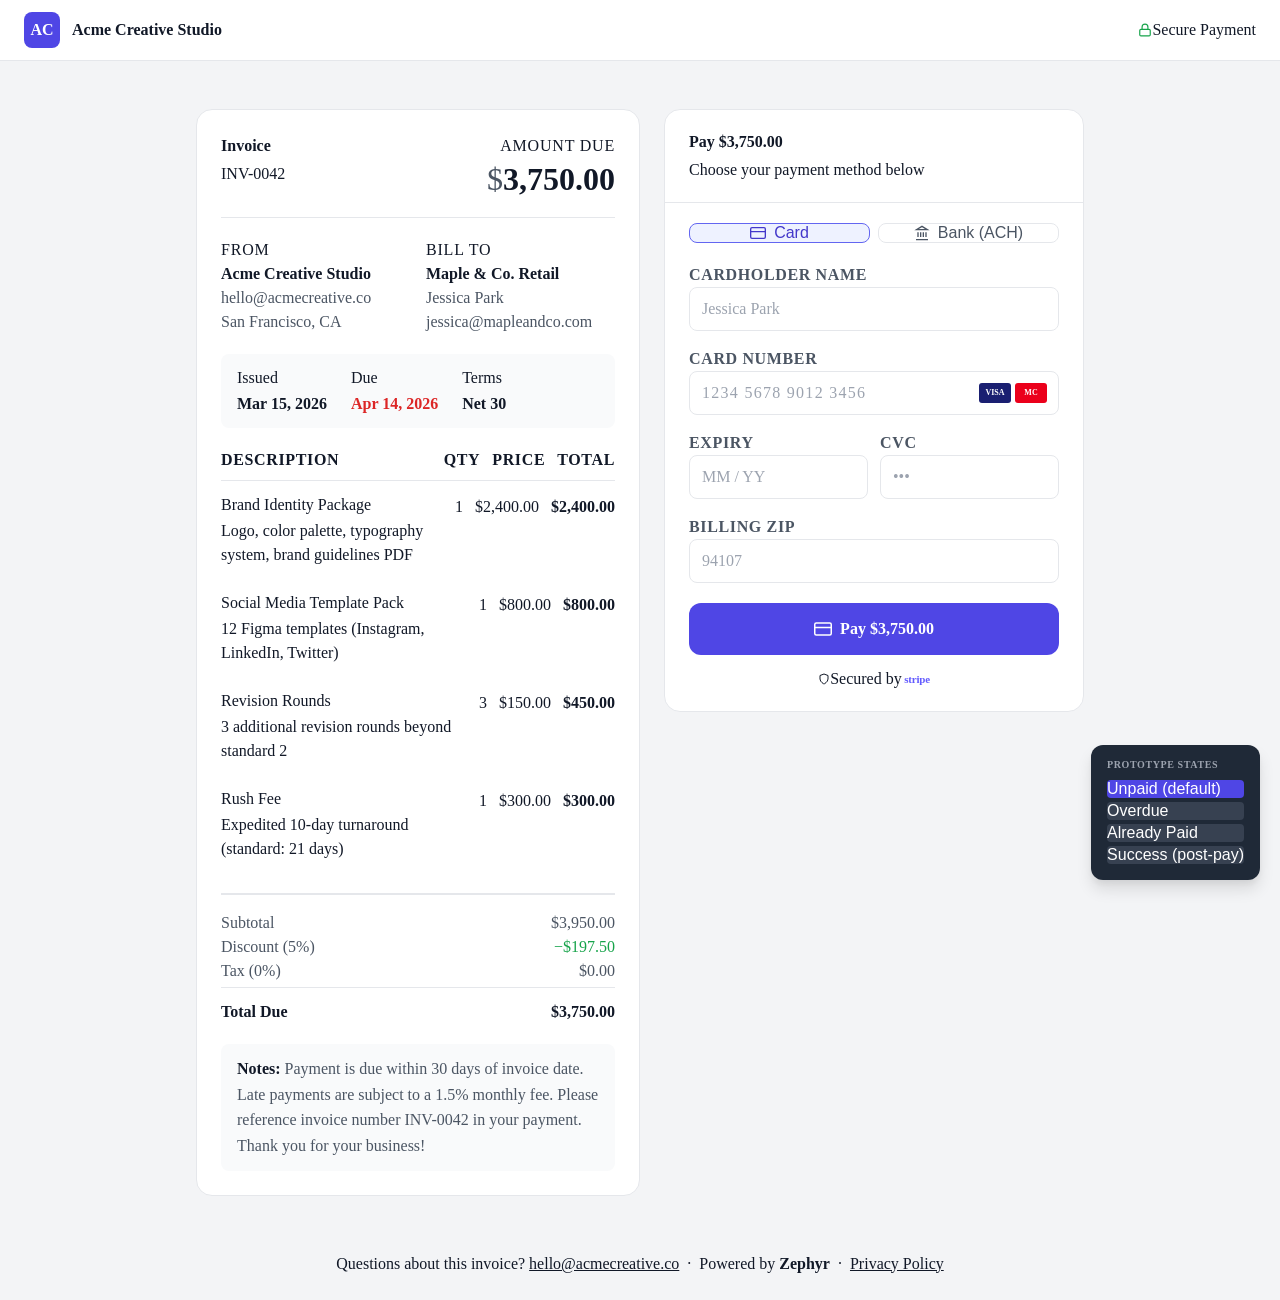
<file: payment.html>
<!DOCTYPE html>
<html lang="en">
<head>
  <meta charset="UTF-8" />
  <meta name="viewport" content="width=device-width, initial-scale=1.0" />
  <title>Invoice INV-0042 — Pay Online</title>
  <link rel="stylesheet" href="design-tokens.css" />
  <style>
    *, *::before, *::after { box-sizing: border-box; margin: 0; padding: 0; }

    body {
      font-family: var(--font-sans);
      font-size: var(--text-sm);
      color: var(--color-text-primary);
      background: var(--color-neutral-100);
      min-height: 100vh;
    }

    /* ── Top bar ── */
    .topbar {
      background: #fff;
      border-bottom: 1px solid var(--color-border);
      padding: var(--space-3) var(--space-6);
      display: flex;
      align-items: center;
      justify-content: space-between;
    }
    .topbar__brand {
      display: flex;
      align-items: center;
      gap: var(--space-3);
    }
    .topbar__logo {
      width: 36px;
      height: 36px;
      border-radius: var(--radius-md);
      background: var(--color-primary-600);
      color: #fff;
      display: flex;
      align-items: center;
      justify-content: center;
      font-weight: 700;
      font-size: var(--text-base);
    }
    .topbar__biz-name {
      font-weight: 600;
      font-size: var(--text-base);
      color: var(--color-text-primary);
    }
    .topbar__secure {
      display: flex;
      align-items: center;
      gap: var(--space-1-5);
      font-size: var(--text-xs);
      color: var(--color-text-muted);
    }
    .topbar__secure svg { color: var(--color-success-600); }

    /* ── Page layout ── */
    .page {
      max-width: 920px;
      margin: 0 auto;
      padding: var(--space-8) var(--space-4);
      display: grid;
      grid-template-columns: 1fr 420px;
      gap: var(--space-6);
      align-items: start;
    }
    @media (max-width: 720px) {
      .page { grid-template-columns: 1fr; }
      .payment-panel { order: -1; }
    }

    /* ── Invoice summary panel ── */
    .invoice-summary {
      background: #fff;
      border: 1px solid var(--color-border);
      border-radius: var(--radius-xl);
      padding: var(--space-6);
    }
    .invoice-header {
      display: flex;
      align-items: flex-start;
      justify-content: space-between;
      margin-bottom: var(--space-5);
      padding-bottom: var(--space-5);
      border-bottom: 1px solid var(--color-border);
    }
    .invoice-header h2 {
      font-size: var(--text-xl);
      font-weight: 700;
      color: var(--color-text-primary);
    }
    .invoice-header .inv-number {
      font-family: var(--font-mono);
      font-size: var(--text-sm);
      color: var(--color-text-muted);
      margin-top: var(--space-1);
    }
    .amount-due {
      text-align: right;
    }
    .amount-due__label {
      font-size: var(--text-xs);
      color: var(--color-text-muted);
      text-transform: uppercase;
      letter-spacing: 0.05em;
      font-weight: 500;
    }
    .amount-due__value {
      font-family: var(--font-mono);
      font-size: 2rem;
      font-weight: 700;
      color: var(--color-text-primary);
      line-height: 1.1;
      margin-top: var(--space-1);
    }
    .amount-due__currency {
      font-size: var(--text-base);
      font-weight: 500;
      color: var(--color-text-secondary);
    }

    .parties {
      display: grid;
      grid-template-columns: 1fr 1fr;
      gap: var(--space-4);
      margin-bottom: var(--space-5);
    }
    .party__label {
      font-size: var(--text-xs);
      color: var(--color-text-muted);
      text-transform: uppercase;
      letter-spacing: 0.05em;
      font-weight: 500;
      margin-bottom: var(--space-1-5);
    }
    .party__name { font-weight: 600; font-size: var(--text-sm); }
    .party__detail { color: var(--color-text-secondary); font-size: var(--text-sm); line-height: 1.5; }

    .dates-row {
      display: flex;
      gap: var(--space-6);
      margin-bottom: var(--space-5);
      padding: var(--space-3) var(--space-4);
      background: var(--color-neutral-50);
      border-radius: var(--radius-md);
    }
    .date-item__label {
      font-size: var(--text-xs);
      color: var(--color-text-muted);
      font-weight: 500;
    }
    .date-item__value {
      font-size: var(--text-sm);
      font-weight: 600;
      margin-top: 2px;
    }
    .date-item__value--overdue { color: var(--color-danger-600); }

    /* Line items */
    .line-items { margin-bottom: var(--space-5); }
    .line-items__header {
      display: grid;
      grid-template-columns: 1fr auto auto auto;
      gap: var(--space-3);
      padding-bottom: var(--space-2);
      border-bottom: 1px solid var(--color-border);
      font-size: var(--text-xs);
      font-weight: 600;
      color: var(--color-text-muted);
      text-transform: uppercase;
      letter-spacing: 0.04em;
    }
    .line-items__header .col-num { text-align: right; }
    .line-item {
      display: grid;
      grid-template-columns: 1fr auto auto auto;
      gap: var(--space-3);
      align-items: start;
      padding: var(--space-3) 0;
      border-bottom: 1px solid var(--color-border-light);
    }
    .line-item:last-child { border-bottom: none; }
    .li-name { font-weight: 500; }
    .li-desc { font-size: var(--text-xs); color: var(--color-text-muted); margin-top: 2px; }
    .li-qty, .li-price, .li-total {
      font-family: var(--font-mono);
      font-size: var(--text-sm);
      text-align: right;
      padding-top: 2px;
    }
    .li-total { font-weight: 600; }

    /* Totals */
    .totals {
      border-top: 2px solid var(--color-border);
      padding-top: var(--space-4);
    }
    .totals-row {
      display: flex;
      justify-content: space-between;
      align-items: center;
      padding: var(--space-1-5) 0;
      font-size: var(--text-sm);
      color: var(--color-text-secondary);
    }
    .totals-row.total-due {
      font-size: var(--text-base);
      font-weight: 700;
      color: var(--color-text-primary);
      padding-top: var(--space-3);
      margin-top: var(--space-1);
      border-top: 1px solid var(--color-border);
    }
    .totals-row .mono { font-family: var(--font-mono); }

    /* Notes */
    .invoice-note {
      margin-top: var(--space-5);
      padding: var(--space-3) var(--space-4);
      background: var(--color-neutral-50);
      border-radius: var(--radius-md);
      font-size: var(--text-xs);
      color: var(--color-text-secondary);
      line-height: 1.6;
    }
    .invoice-note strong { color: var(--color-text-primary); }

    /* ── Payment panel ── */
    .payment-panel {
      background: #fff;
      border: 1px solid var(--color-border);
      border-radius: var(--radius-xl);
      overflow: hidden;
      position: sticky;
      top: var(--space-6);
    }
    .payment-panel__header {
      padding: var(--space-5) var(--space-6);
      border-bottom: 1px solid var(--color-border);
    }
    .payment-panel__header h3 {
      font-size: var(--text-lg);
      font-weight: 700;
    }
    .payment-panel__header p {
      font-size: var(--text-sm);
      color: var(--color-text-muted);
      margin-top: var(--space-1);
    }
    .payment-panel__body { padding: var(--space-5) var(--space-6); }

    /* Payment method selector */
    .pay-method-tabs {
      display: flex;
      gap: var(--space-2);
      margin-bottom: var(--space-5);
    }
    .pay-tab {
      flex: 1;
      padding: var(--space-2-5) var(--space-3);
      border: 1.5px solid var(--color-border);
      border-radius: var(--radius-md);
      background: #fff;
      font-size: var(--text-sm);
      font-weight: 500;
      color: var(--color-text-secondary);
      cursor: pointer;
      display: flex;
      align-items: center;
      justify-content: center;
      gap: var(--space-2);
      transition: var(--transition-fast);
    }
    .pay-tab.active {
      border-color: var(--color-primary-500);
      background: var(--color-primary-50);
      color: var(--color-primary-700);
    }
    .pay-tab:hover:not(.active) {
      border-color: var(--color-border-focus);
      background: var(--color-neutral-50);
    }

    /* Form fields */
    .field { margin-bottom: var(--space-4); }
    .field label {
      display: block;
      font-size: var(--text-xs);
      font-weight: 600;
      color: var(--color-text-secondary);
      margin-bottom: var(--space-1-5);
      text-transform: uppercase;
      letter-spacing: 0.04em;
    }
    .field input, .field select {
      width: 100%;
      height: 44px;
      padding: 0 var(--space-3);
      border: 1.5px solid var(--color-border);
      border-radius: var(--radius-md);
      font-size: var(--text-sm);
      font-family: var(--font-sans);
      color: var(--color-text-primary);
      background: #fff;
      outline: none;
      transition: var(--transition-fast);
    }
    .field input:focus, .field select:focus {
      border-color: var(--color-primary-500);
      box-shadow: 0 0 0 3px rgba(99, 102, 241, 0.12);
    }
    .field input::placeholder { color: var(--color-text-placeholder); }
    .field-row {
      display: grid;
      grid-template-columns: 1fr 1fr;
      gap: var(--space-3);
    }

    /* Card number field with icons */
    .card-input-wrap {
      position: relative;
    }
    .card-input-wrap input {
      padding-right: 80px;
      font-family: var(--font-mono);
      letter-spacing: 0.08em;
    }
    .card-icons {
      position: absolute;
      right: var(--space-3);
      top: 50%;
      transform: translateY(-50%);
      display: flex;
      gap: var(--space-1);
      align-items: center;
    }
    .card-icon {
      width: 32px;
      height: 20px;
      border-radius: 3px;
      background: var(--color-neutral-200);
      display: flex;
      align-items: center;
      justify-content: center;
      font-size: 9px;
      font-weight: 700;
      color: var(--color-text-muted);
    }
    .card-icon.visa { background: #1a1f71; color: #fff; font-size: 8px; }
    .card-icon.mc { background: #eb001b; color: #fff; font-size: 8px; }

    /* Bank/ACH panel */
    .bank-panel { display: none; }
    .bank-panel.visible { display: block; }
    .card-panel.hidden { display: none; }

    .bank-info-box {
      padding: var(--space-4);
      background: var(--color-primary-50);
      border: 1px solid var(--color-primary-200);
      border-radius: var(--radius-md);
      margin-bottom: var(--space-4);
      font-size: var(--text-sm);
      color: var(--color-primary-700);
      line-height: 1.6;
    }
    .bank-info-box strong { color: var(--color-primary-800); }

    /* Pay button */
    .pay-btn {
      width: 100%;
      height: 52px;
      background: var(--color-primary-600);
      color: #fff;
      border: none;
      border-radius: var(--radius-lg);
      font-size: var(--text-base);
      font-weight: 600;
      font-family: var(--font-sans);
      cursor: pointer;
      display: flex;
      align-items: center;
      justify-content: center;
      gap: var(--space-2);
      transition: var(--transition-fast);
      margin-top: var(--space-5);
    }
    .pay-btn:hover { background: var(--color-primary-700); transform: translateY(-1px); box-shadow: var(--shadow-md); }
    .pay-btn:active { transform: translateY(0); }

    /* Stripe badge */
    .stripe-badge {
      display: flex;
      align-items: center;
      justify-content: center;
      gap: var(--space-1-5);
      margin-top: var(--space-3);
      font-size: var(--text-xs);
      color: var(--color-text-muted);
    }
    .stripe-logo {
      font-weight: 700;
      font-size: 11px;
      color: #635bff;
      letter-spacing: -0.02em;
    }

    /* ── Paid / Success state ── */
    .paid-overlay {
      display: none;
      flex-direction: column;
      align-items: center;
      justify-content: center;
      padding: var(--space-10) var(--space-6);
      text-align: center;
    }
    .paid-overlay.visible { display: flex; }
    .paid-check {
      width: 72px;
      height: 72px;
      border-radius: 50%;
      background: var(--color-success-100);
      display: flex;
      align-items: center;
      justify-content: center;
      font-size: 2rem;
      margin-bottom: var(--space-4);
    }
    .paid-overlay h3 {
      font-size: var(--text-xl);
      font-weight: 700;
      color: var(--color-success-700);
      margin-bottom: var(--space-2);
    }
    .paid-overlay p {
      font-size: var(--text-sm);
      color: var(--color-text-secondary);
      max-width: 260px;
      line-height: 1.6;
    }
    .paid-ref {
      margin-top: var(--space-4);
      padding: var(--space-2) var(--space-4);
      background: var(--color-neutral-100);
      border-radius: var(--radius-md);
      font-family: var(--font-mono);
      font-size: var(--text-xs);
      color: var(--color-text-muted);
    }
    .download-btn {
      margin-top: var(--space-5);
      padding: var(--space-2-5) var(--space-5);
      border: 1.5px solid var(--color-border);
      border-radius: var(--radius-md);
      background: #fff;
      font-size: var(--text-sm);
      font-weight: 500;
      color: var(--color-text-primary);
      cursor: pointer;
      transition: var(--transition-fast);
    }
    .download-btn:hover { background: var(--color-neutral-50); border-color: var(--color-border-focus); }

    /* ── Already paid banner ── */
    .already-paid-banner {
      display: none;
      align-items: center;
      gap: var(--space-3);
      padding: var(--space-4) var(--space-5);
      background: var(--color-success-50);
      border: 1px solid var(--color-success-200);
      border-radius: var(--radius-lg);
      margin-bottom: var(--space-6);
    }
    .already-paid-banner.visible { display: flex; }
    .already-paid-banner .icon { font-size: 1.5rem; }
    .already-paid-banner strong { color: var(--color-success-700); font-size: var(--text-sm); display: block; }
    .already-paid-banner span { color: var(--color-success-600); font-size: var(--text-xs); }

    /* ── Prototype state switcher (not part of final product) ── */
    .proto-switcher {
      position: fixed;
      bottom: var(--space-5);
      right: var(--space-5);
      background: var(--color-neutral-800);
      color: #fff;
      border-radius: var(--radius-lg);
      padding: var(--space-3) var(--space-4);
      font-size: var(--text-xs);
      box-shadow: var(--shadow-lg);
      z-index: 100;
    }
    .proto-switcher strong { display: block; margin-bottom: var(--space-2); color: var(--color-neutral-400); font-size: 10px; text-transform: uppercase; letter-spacing: 0.06em; }
    .proto-switcher button {
      display: block;
      width: 100%;
      padding: var(--space-1-5) var(--space-2);
      margin-bottom: var(--space-1);
      background: var(--color-neutral-700);
      border: none;
      border-radius: var(--radius-sm);
      color: #fff;
      font-size: var(--text-xs);
      cursor: pointer;
      text-align: left;
      transition: var(--transition-fast);
    }
    .proto-switcher button:hover { background: var(--color-neutral-600); }
    .proto-switcher button.active { background: var(--color-primary-600); }

    /* Footer */
    .footer {
      max-width: 920px;
      margin: 0 auto;
      padding: var(--space-6) var(--space-4);
      text-align: center;
      font-size: var(--text-xs);
      color: var(--color-text-muted);
    }
    .footer a { color: var(--color-text-muted); text-decoration: underline; }
  </style>
</head>
<body>

  <!-- Top bar -->
  <header class="topbar">
    <div class="topbar__brand">
      <div class="topbar__logo">AC</div>
      <span class="topbar__biz-name">Acme Creative Studio</span>
    </div>
    <div class="topbar__secure">
      <svg width="14" height="14" fill="none" viewBox="0 0 24 24" stroke="currentColor" stroke-width="2">
        <rect x="3" y="11" width="18" height="11" rx="2" ry="2"/><path d="M7 11V7a5 5 0 0 1 10 0v4"/>
      </svg>
      Secure Payment
    </div>
  </header>

  <!-- Already paid banner (shown in "already paid" state) -->
  <div style="max-width:920px;margin:0 auto;padding:var(--space-4) var(--space-4) 0;">
    <div class="already-paid-banner" id="alreadyPaidBanner">
      <div class="icon">✅</div>
      <div>
        <strong>This invoice has already been paid</strong>
        <span>Payment received on March 28, 2026 · Ref: pi_3NkL8C2eZvKYlo2C</span>
      </div>
    </div>
  </div>

  <main class="page" id="mainPage">

    <!-- Left: Invoice summary -->
    <section class="invoice-summary">
      <div class="invoice-header">
        <div>
          <h2>Invoice</h2>
          <div class="inv-number">INV-0042</div>
        </div>
        <div class="amount-due">
          <div class="amount-due__label">Amount Due</div>
          <div class="amount-due__value"><span class="amount-due__currency">$</span>3,750.00</div>
        </div>
      </div>

      <div class="parties">
        <div>
          <div class="party__label">From</div>
          <div class="party__name">Acme Creative Studio</div>
          <div class="party__detail">hello@acmecreative.co<br>San Francisco, CA</div>
        </div>
        <div>
          <div class="party__label">Bill To</div>
          <div class="party__name">Maple & Co. Retail</div>
          <div class="party__detail">Jessica Park<br>jessica@mapleandco.com</div>
        </div>
      </div>

      <div class="dates-row">
        <div class="date-item">
          <div class="date-item__label">Issued</div>
          <div class="date-item__value">Mar 15, 2026</div>
        </div>
        <div class="date-item">
          <div class="date-item__label">Due</div>
          <div class="date-item__value date-item__value--overdue" id="dueDate">Apr 14, 2026</div>
        </div>
        <div class="date-item">
          <div class="date-item__label">Terms</div>
          <div class="date-item__value">Net 30</div>
        </div>
      </div>

      <div class="line-items">
        <div class="line-items__header">
          <div>Description</div>
          <div class="col-num">Qty</div>
          <div class="col-num">Price</div>
          <div class="col-num">Total</div>
        </div>

        <div class="line-item">
          <div>
            <div class="li-name">Brand Identity Package</div>
            <div class="li-desc">Logo, color palette, typography system, brand guidelines PDF</div>
          </div>
          <div class="li-qty">1</div>
          <div class="li-price">$2,400.00</div>
          <div class="li-total">$2,400.00</div>
        </div>

        <div class="line-item">
          <div>
            <div class="li-name">Social Media Template Pack</div>
            <div class="li-desc">12 Figma templates (Instagram, LinkedIn, Twitter)</div>
          </div>
          <div class="li-qty">1</div>
          <div class="li-price">$800.00</div>
          <div class="li-total">$800.00</div>
        </div>

        <div class="line-item">
          <div>
            <div class="li-name">Revision Rounds</div>
            <div class="li-desc">3 additional revision rounds beyond standard 2</div>
          </div>
          <div class="li-qty">3</div>
          <div class="li-price">$150.00</div>
          <div class="li-total">$450.00</div>
        </div>

        <div class="line-item">
          <div>
            <div class="li-name">Rush Fee</div>
            <div class="li-desc">Expedited 10-day turnaround (standard: 21 days)</div>
          </div>
          <div class="li-qty">1</div>
          <div class="li-price">$300.00</div>
          <div class="li-total">$300.00</div>
        </div>
      </div>

      <div class="totals">
        <div class="totals-row">
          <span>Subtotal</span>
          <span class="mono">$3,950.00</span>
        </div>
        <div class="totals-row">
          <span>Discount (5%)</span>
          <span class="mono" style="color:var(--color-success-600);">−$197.50</span>
        </div>
        <div class="totals-row">
          <span>Tax (0%)</span>
          <span class="mono">$0.00</span>
        </div>
        <div class="totals-row total-due">
          <span>Total Due</span>
          <span class="mono">$3,750.00</span>
        </div>
      </div>

      <div class="invoice-note">
        <strong>Notes:</strong> Payment is due within 30 days of invoice date. Late payments are subject to a 1.5% monthly fee.
        Please reference invoice number INV-0042 in your payment. Thank you for your business!
      </div>
    </section>

    <!-- Right: Payment panel -->
    <section class="payment-panel" id="paymentPanel">

      <!-- Active payment form -->
      <div id="paymentForm">
        <div class="payment-panel__header">
          <h3>Pay $3,750.00</h3>
          <p>Choose your payment method below</p>
        </div>
        <div class="payment-panel__body">

          <div class="pay-method-tabs">
            <button class="pay-tab active" onclick="switchMethod('card', this)">
              <svg width="16" height="16" fill="none" viewBox="0 0 24 24" stroke="currentColor" stroke-width="2">
                <rect x="1" y="4" width="22" height="16" rx="2" ry="2"/><line x1="1" y1="10" x2="23" y2="10"/>
              </svg>
              Card
            </button>
            <button class="pay-tab" onclick="switchMethod('bank', this)">
              <svg width="16" height="16" fill="none" viewBox="0 0 24 24" stroke="currentColor" stroke-width="2">
                <line x1="3" y1="22" x2="21" y2="22"/><line x1="6" y1="18" x2="6" y2="11"/>
                <line x1="10" y1="18" x2="10" y2="11"/><line x1="14" y1="18" x2="14" y2="11"/>
                <line x1="18" y1="18" x2="18" y2="11"/><polygon points="12 2 20 7 4 7"/>
              </svg>
              Bank (ACH)
            </button>
          </div>

          <!-- Card form -->
          <div class="card-panel" id="cardPanel">
            <div class="field">
              <label>Cardholder Name</label>
              <input type="text" placeholder="Jessica Park" />
            </div>
            <div class="field">
              <label>Card Number</label>
              <div class="card-input-wrap">
                <input type="text" placeholder="1234 5678 9012 3456" maxlength="19"
                  oninput="formatCard(this)" />
                <div class="card-icons">
                  <div class="card-icon visa">VISA</div>
                  <div class="card-icon mc">MC</div>
                </div>
              </div>
            </div>
            <div class="field-row">
              <div class="field">
                <label>Expiry</label>
                <input type="text" placeholder="MM / YY" maxlength="7" oninput="formatExpiry(this)" />
              </div>
              <div class="field">
                <label>CVC</label>
                <input type="text" placeholder="•••" maxlength="4" />
              </div>
            </div>
            <div class="field">
              <label>Billing ZIP</label>
              <input type="text" placeholder="94107" maxlength="10" />
            </div>
          </div>

          <!-- Bank/ACH form -->
          <div class="bank-panel" id="bankPanel">
            <div class="bank-info-box">
              <strong>ACH Bank Transfer</strong><br>
              Payments typically settle within 3–5 business days.
              Your bank details are encrypted and never stored.
            </div>
            <div class="field">
              <label>Account Holder Name</label>
              <input type="text" placeholder="Jessica Park" />
            </div>
            <div class="field">
              <label>Routing Number</label>
              <input type="text" placeholder="021000021" maxlength="9" />
            </div>
            <div class="field">
              <label>Account Number</label>
              <input type="text" placeholder="•••••••••••" />
            </div>
            <div class="field">
              <label>Account Type</label>
              <select>
                <option>Checking</option>
                <option>Savings</option>
                <option>Business Checking</option>
              </select>
            </div>
          </div>

          <button class="pay-btn" onclick="simulatePay()">
            <svg width="18" height="18" fill="none" viewBox="0 0 24 24" stroke="currentColor" stroke-width="2">
              <rect x="1" y="4" width="22" height="16" rx="2" ry="2"/><line x1="1" y1="10" x2="23" y2="10"/>
            </svg>
            <span id="payBtnLabel">Pay $3,750.00</span>
          </button>

          <div class="stripe-badge">
            <svg width="12" height="12" fill="none" viewBox="0 0 24 24" stroke="currentColor" stroke-width="2">
              <path d="M12 22s8-4 8-10V5l-8-3-8 3v7c0 6 8 10 8 10z"/>
            </svg>
            Secured by <span class="stripe-logo">&nbsp;stripe</span>
          </div>
        </div>
      </div>

      <!-- Success state -->
      <div class="paid-overlay" id="successOverlay">
        <div class="paid-check">✅</div>
        <h3>Payment Successful!</h3>
        <p>Your payment of <strong>$3,750.00</strong> has been received. A receipt has been sent to jessica@mapleandco.com.</p>
        <div class="paid-ref">Ref: pi_3NkL8C2eZvKYlo2C0001</div>
        <button class="download-btn" onclick="alert('Receipt PDF download — would trigger in production')">
          ↓ Download Receipt
        </button>
      </div>

    </section>
  </main>

  <footer class="footer">
    Questions about this invoice?
    <a href="mailto:hello@acmecreative.co">hello@acmecreative.co</a>
    &nbsp;·&nbsp; Powered by <strong>Zephyr</strong>
    &nbsp;·&nbsp; <a href="#">Privacy Policy</a>
  </footer>

  <!-- Prototype state switcher -->
  <div class="proto-switcher">
    <strong>Prototype States</strong>
    <button class="active" onclick="setState('unpaid', this)">Unpaid (default)</button>
    <button onclick="setState('overdue', this)">Overdue</button>
    <button onclick="setState('paid', this)">Already Paid</button>
    <button onclick="setState('success', this)">Success (post-pay)</button>
  </div>

  <script>
    function switchMethod(method, btn) {
      document.querySelectorAll('.pay-tab').forEach(t => t.classList.remove('active'));
      btn.classList.add('active');
      const card = document.getElementById('cardPanel');
      const bank = document.getElementById('bankPanel');
      const label = document.getElementById('payBtnLabel');
      if (method === 'card') {
        card.classList.remove('hidden');
        bank.classList.remove('visible');
        bank.style.display = 'none';
        card.style.display = 'block';
        label.textContent = 'Pay $3,750.00';
      } else {
        card.style.display = 'none';
        bank.style.display = 'block';
        label.textContent = 'Authorize ACH Transfer';
      }
    }

    function formatCard(input) {
      let v = input.value.replace(/\D/g, '').substring(0, 16);
      input.value = v.replace(/(.{4})/g, '$1 ').trim();
    }

    function formatExpiry(input) {
      let v = input.value.replace(/\D/g, '');
      if (v.length >= 2) v = v.substring(0,2) + ' / ' + v.substring(2,4);
      input.value = v;
    }

    function simulatePay() {
      const btn = document.querySelector('.pay-btn');
      btn.innerHTML = '⏳ Processing…';
      btn.style.opacity = '0.7';
      btn.disabled = true;
      setTimeout(() => {
        document.getElementById('paymentForm').style.display = 'none';
        document.getElementById('successOverlay').classList.add('visible');
      }, 1800);
    }

    function setState(state, btn) {
      // Reset all
      document.querySelectorAll('.proto-switcher button').forEach(b => b.classList.remove('active'));
      btn.classList.add('active');
      document.getElementById('alreadyPaidBanner').classList.remove('visible');
      document.getElementById('paymentForm').style.display = '';
      document.getElementById('successOverlay').classList.remove('visible');
      const payBtn = document.querySelector('.pay-btn');
      if (payBtn) { payBtn.innerHTML = '<svg width="18" height="18" fill="none" viewBox="0 0 24 24" stroke="currentColor" stroke-width="2"><rect x="1" y="4" width="22" height="16" rx="2" ry="2"/><line x1="1" y1="10" x2="23" y2="10"/></svg><span id="payBtnLabel">Pay $3,750.00</span>'; payBtn.style.opacity = '1'; payBtn.disabled = false; }
      const dueDate = document.getElementById('dueDate');

      if (state === 'unpaid') {
        dueDate.textContent = 'Apr 14, 2026';
        dueDate.classList.remove('date-item__value--overdue');
      } else if (state === 'overdue') {
        dueDate.textContent = 'Mar 28, 2026 (Overdue)';
        dueDate.classList.add('date-item__value--overdue');
      } else if (state === 'paid') {
        document.getElementById('alreadyPaidBanner').classList.add('visible');
        document.getElementById('paymentForm').style.display = 'none';
        document.getElementById('successOverlay').classList.add('visible');
        document.querySelector('.paid-check').textContent = '✅';
        document.querySelector('#successOverlay h3').textContent = 'Invoice Already Paid';
        document.querySelector('#successOverlay p').textContent = 'This invoice was paid on March 28, 2026. A receipt was sent to jessica@mapleandco.com.';
      } else if (state === 'success') {
        simulatePay();
      }
    }
  </script>
</body>
</html>
</file>
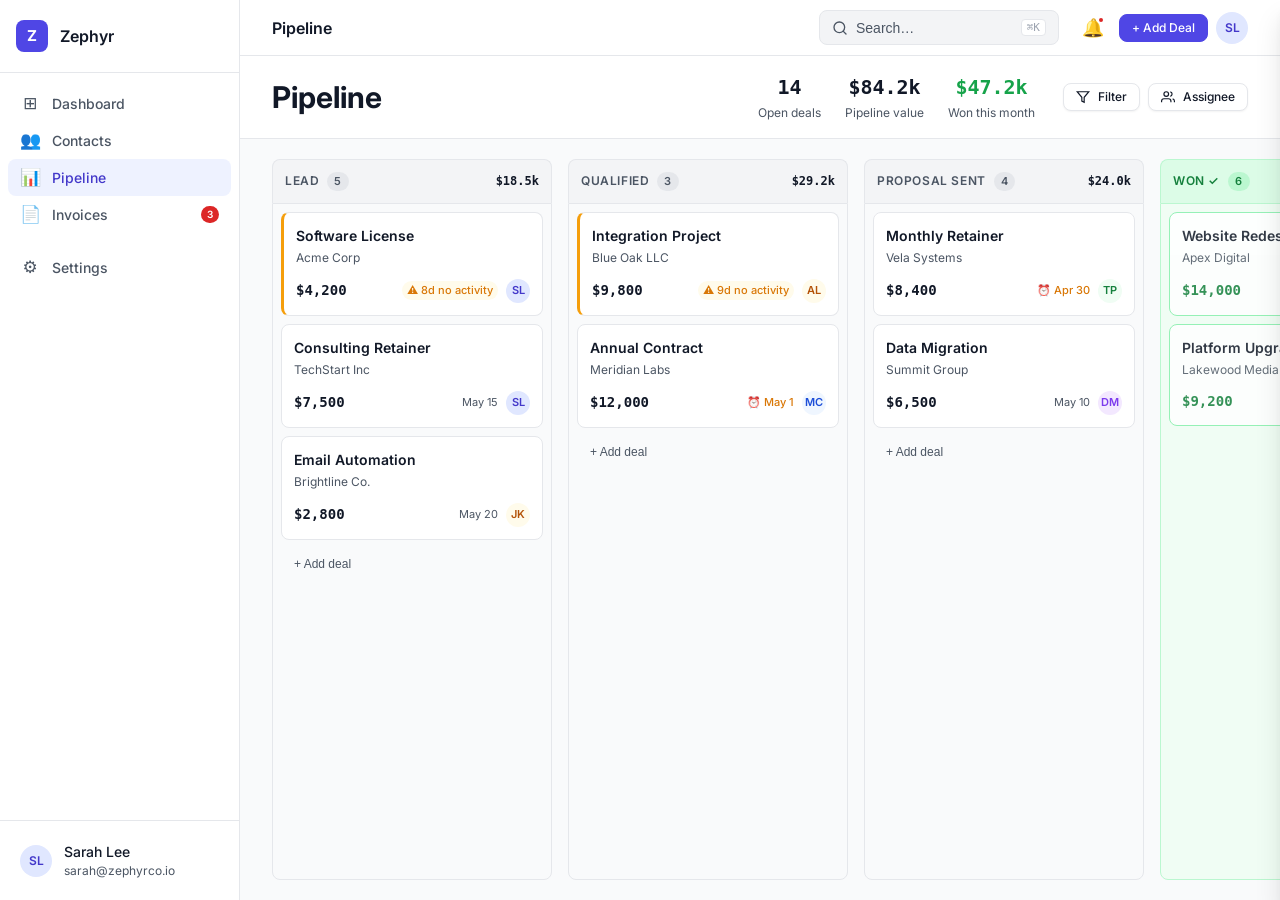
<file: pipeline.html>
<!DOCTYPE html>
<html lang="en">
<head>
  <meta charset="UTF-8" />
  <meta name="viewport" content="width=device-width, initial-scale=1.0" />
  <title>Pipeline — Unified Operating Platform</title>
  <link rel="preconnect" href="https://fonts.googleapis.com" />
  <link rel="preconnect" href="https://fonts.gstatic.com" crossorigin />
  <link href="https://fonts.googleapis.com/css2?family=Inter:wght@400;500;600;700&display=swap" rel="stylesheet" />
  <link rel="stylesheet" href="design-tokens.css" />
  <style>
    /* SHARED SHELL */
    .app-shell { display: flex; min-height: 100vh; }
    .sidebar { width: var(--sidebar-width); background: var(--color-bg-sidebar); border-right: 1px solid var(--color-border); display: flex; flex-direction: column; position: fixed; top: 0; left: 0; bottom: 0; z-index: var(--z-sticky); overflow-y: auto; }
    .sidebar__brand { display: flex; align-items: center; gap: var(--space-3); padding: var(--space-5) var(--space-4); border-bottom: 1px solid var(--color-border); text-decoration: none; flex-shrink: 0; }
    .sidebar__logo { width: 32px; height: 32px; background: var(--color-primary-600); border-radius: var(--radius-md); display: flex; align-items: center; justify-content: center; color: white; font-weight: var(--font-weight-bold); font-size: 15px; flex-shrink: 0; }
    .sidebar__brand-name { font-size: var(--font-size-lg); font-weight: var(--font-weight-semibold); color: var(--color-text-primary); }
    .sidebar__nav { flex: 1; padding: var(--space-3) var(--space-2); }
    .nav-item { display: flex; align-items: center; gap: var(--space-3); padding: var(--space-2) var(--space-3); border-radius: var(--radius-md); color: var(--color-text-secondary); text-decoration: none; font-size: var(--font-size-md); font-weight: var(--font-weight-medium); transition: background-color var(--transition-fast), color var(--transition-fast); cursor: pointer; }
    .nav-item:hover { background: var(--color-neutral-100); color: var(--color-text-primary); }
    .nav-item--active { background: var(--color-primary-50); color: var(--color-primary-700); }
    .nav-item__icon { width: 20px; height: 20px; display: flex; align-items: center; justify-content: center; flex-shrink: 0; font-size: 17px; }
    .nav-item__badge { margin-left: auto; background: var(--color-danger-600); color: white; border-radius: var(--radius-full); font-size: 10px; font-weight: var(--font-weight-semibold); padding: 1px 6px; }
    .sidebar__bottom { border-top: 1px solid var(--color-border); padding: var(--space-3) var(--space-2); }
    .user-menu { display: flex; align-items: center; gap: var(--space-3); padding: var(--space-2) var(--space-3); border-radius: var(--radius-md); cursor: pointer; }
    .user-menu:hover { background: var(--color-neutral-100); }
    .user-menu__name { font-size: var(--font-size-md); font-weight: var(--font-weight-medium); color: var(--color-text-primary); }
    .user-menu__email { font-size: var(--font-size-sm); color: var(--color-text-secondary); }
    .main { margin-left: var(--sidebar-width); flex: 1; display: flex; flex-direction: column; min-height: 100vh; overflow: hidden; }
    .topbar { height: var(--topbar-height); background: var(--color-bg-card); border-bottom: 1px solid var(--color-border); display: flex; align-items: center; gap: var(--space-4); padding: 0 var(--page-padding-x); position: sticky; top: 0; z-index: calc(var(--z-sticky) - 1); flex-shrink: 0; }
    .topbar__title { font-size: var(--font-size-lg); font-weight: var(--font-weight-semibold); color: var(--color-text-primary); flex: 1; }
    .topbar__actions { display: flex; align-items: center; gap: var(--space-2); }
    .icon-btn { width: 36px; height: 36px; display: flex; align-items: center; justify-content: center; border-radius: var(--radius-md); border: none; background: transparent; color: var(--color-text-secondary); cursor: pointer; font-size: 18px; transition: background-color var(--transition-fast); position: relative; }
    .notification-dot { position: absolute; top: 6px; right: 6px; width: 8px; height: 8px; background: var(--color-danger-600); border-radius: var(--radius-full); border: 2px solid var(--color-bg-card); }
    .search-trigger { display: flex; align-items: center; gap: var(--space-2); padding: var(--space-2) var(--space-3); background: var(--color-neutral-100); border: 1px solid var(--color-border); border-radius: var(--radius-md); color: var(--color-text-secondary); font-size: var(--font-size-md); cursor: pointer; min-width: 240px; }
    .search-trigger__kbd { margin-left: auto; font-size: var(--font-size-xs); background: var(--color-white); border: 1px solid var(--color-border); border-radius: var(--radius-sm); padding: 1px 5px; color: var(--color-text-placeholder); }

    /* ===== PIPELINE PAGE ===== */

    .pipeline-toolbar {
      display: flex;
      align-items: center;
      gap: var(--space-3);
      padding: var(--space-4) var(--page-padding-x);
      background: var(--color-bg-card);
      border-bottom: 1px solid var(--color-border);
      flex-shrink: 0;
    }

    .pipeline-toolbar__title {
      font-size: var(--font-size-3xl);
      font-weight: var(--font-weight-bold);
      flex: 1;
    }

    .pipeline-summary {
      display: flex;
      align-items: center;
      gap: var(--space-6);
      font-size: var(--font-size-sm);
    }

    .pipeline-summary__item { text-align: center; }
    .pipeline-summary__value { font-size: var(--font-size-xl); font-weight: var(--font-weight-bold); font-family: var(--font-family-mono); color: var(--color-text-primary); }
    .pipeline-summary__label { color: var(--color-text-secondary); margin-top: 2px; }

    /* KANBAN BOARD */
    .kanban-wrapper {
      flex: 1;
      overflow-x: auto;
      overflow-y: hidden;
      padding: var(--space-5) var(--page-padding-x);
      display: flex;
      gap: var(--space-4);
      min-height: 0;
    }

    .kanban-col {
      display: flex;
      flex-direction: column;
      min-width: 280px;
      max-width: 280px;
      flex-shrink: 0;
    }

    .kanban-col__header {
      display: flex;
      align-items: center;
      justify-content: space-between;
      padding: var(--space-3) var(--space-3);
      background: var(--color-neutral-100);
      border: 1px solid var(--color-border);
      border-radius: var(--radius-md) var(--radius-md) 0 0;
      border-bottom: none;
      flex-shrink: 0;
    }

    .kanban-col__name {
      font-size: var(--font-size-sm);
      font-weight: var(--font-weight-semibold);
      color: var(--color-text-secondary);
      text-transform: uppercase;
      letter-spacing: 0.05em;
      display: flex;
      align-items: center;
      gap: var(--space-2);
    }

    .kanban-col__count {
      background: var(--color-neutral-200);
      color: var(--color-text-secondary);
      border-radius: var(--radius-full);
      font-size: 11px;
      font-weight: var(--font-weight-semibold);
      padding: 1px 7px;
    }

    .kanban-col__value {
      font-size: var(--font-size-sm);
      font-weight: var(--font-weight-semibold);
      font-family: var(--font-family-mono);
      color: var(--color-text-primary);
    }

    .kanban-col__body {
      flex: 1;
      padding: var(--space-2);
      background: var(--color-neutral-50);
      border: 1px solid var(--color-border);
      border-radius: 0 0 var(--radius-md) var(--radius-md);
      overflow-y: auto;
      min-height: 400px;
    }

    .kanban-col__body--won {
      background: #F0FDF4;
      border-color: #BBF7D0;
    }
    .kanban-col__header--won {
      background: #DCFCE7;
      border-color: #BBF7D0;
    }
    .kanban-col__name--won { color: var(--color-success-700); }
    .kanban-col__count--won { background: #BBF7D0; color: var(--color-success-700); }

    .kanban-col__body--lost {
      background: var(--color-neutral-100);
      border-color: var(--color-neutral-200);
    }

    .kanban-col__add-btn {
      display: flex;
      align-items: center;
      gap: var(--space-2);
      padding: var(--space-2) var(--space-3);
      border-radius: var(--radius-md);
      color: var(--color-text-secondary);
      font-size: var(--font-size-sm);
      cursor: pointer;
      transition: background-color var(--transition-fast), color var(--transition-fast);
      border: 1px dashed transparent;
      background: transparent;
      width: 100%;
      text-align: left;
      margin-top: var(--space-1);
    }
    .kanban-col__add-btn:hover {
      background: var(--color-neutral-100);
      color: var(--color-text-primary);
      border-color: var(--color-border);
    }

    /* DEAL CARD */
    .deal-card {
      background: var(--color-white);
      border: 1px solid var(--color-border);
      border-radius: var(--radius-md);
      padding: var(--space-3);
      margin-bottom: var(--space-2);
      cursor: pointer;
      transition: box-shadow var(--transition-fast), border-color var(--transition-fast), transform var(--transition-fast);
      user-select: none;
    }
    .deal-card:hover {
      box-shadow: var(--shadow-md);
      border-color: var(--color-primary-300);
      transform: translateY(-1px);
    }
    .deal-card:last-child { margin-bottom: 0; }
    .deal-card--dragging {
      box-shadow: var(--shadow-lg);
      transform: rotate(2deg) scale(1.02);
      opacity: 0.9;
    }
    .deal-card--stale {
      border-left: 3px solid var(--color-warning-500);
    }

    .deal-card__title {
      font-size: var(--font-size-md);
      font-weight: var(--font-weight-semibold);
      color: var(--color-text-primary);
      margin-bottom: 3px;
    }
    .deal-card__company {
      font-size: var(--font-size-sm);
      color: var(--color-text-secondary);
      margin-bottom: var(--space-3);
    }

    .deal-card__footer {
      display: flex;
      align-items: center;
      justify-content: space-between;
    }

    .deal-card__value {
      font-size: var(--font-size-md);
      font-weight: var(--font-weight-bold);
      font-family: var(--font-family-mono);
      color: var(--color-text-primary);
    }

    .deal-card__meta {
      display: flex;
      align-items: center;
      gap: var(--space-2);
    }

    .deal-card__close-date {
      font-size: 11px;
      color: var(--color-text-secondary);
    }
    .deal-card__close-date--soon {
      color: var(--color-warning-600);
      font-weight: var(--font-weight-medium);
    }

    .stale-indicator {
      display: inline-flex;
      align-items: center;
      gap: 3px;
      font-size: 11px;
      color: var(--color-warning-600);
      font-weight: var(--font-weight-medium);
      background: var(--color-warning-50);
      padding: 1px 5px;
      border-radius: var(--radius-full);
    }

    /* DROP ZONE */
    .kanban-col__body.drag-over {
      background: var(--color-primary-50);
      border-color: var(--color-primary-300);
      border-style: dashed;
    }

    /* SIDE SHEET */
    .side-sheet-overlay {
      position: fixed;
      inset: 0;
      background: rgba(0, 0, 0, 0.3);
      z-index: calc(var(--z-modal) - 1);
      display: none;
    }
    .side-sheet-overlay.open { display: block; }

    .side-sheet {
      position: fixed;
      top: 0;
      right: 0;
      bottom: 0;
      width: 480px;
      background: var(--color-white);
      border-left: 1px solid var(--color-border);
      box-shadow: var(--shadow-xl);
      z-index: var(--z-modal);
      display: flex;
      flex-direction: column;
      transform: translateX(100%);
      transition: transform var(--transition-normal);
    }
    .side-sheet.open {
      transform: translateX(0);
    }

    .side-sheet__header {
      display: flex;
      align-items: center;
      justify-content: space-between;
      padding: var(--space-5) var(--space-6);
      border-bottom: 1px solid var(--color-border);
      flex-shrink: 0;
    }

    .side-sheet__title {
      font-size: var(--font-size-xl);
      font-weight: var(--font-weight-semibold);
      color: var(--color-text-primary);
    }

    .side-sheet__body {
      flex: 1;
      overflow-y: auto;
      padding: var(--space-5) var(--space-6);
    }

    .side-sheet__footer {
      padding: var(--space-4) var(--space-6);
      border-top: 1px solid var(--color-border);
      display: flex;
      gap: var(--space-3);
      flex-shrink: 0;
    }

    .detail-row {
      display: flex;
      gap: var(--space-4);
      margin-bottom: var(--space-4);
    }

    .detail-field {
      flex: 1;
    }

    .detail-field__label {
      font-size: var(--font-size-sm);
      font-weight: var(--font-weight-medium);
      color: var(--color-text-secondary);
      margin-bottom: var(--space-1);
    }

    .detail-field__value {
      font-size: var(--font-size-md);
      color: var(--color-text-primary);
      font-weight: var(--font-weight-medium);
    }

    .stage-selector {
      display: flex;
      gap: var(--space-2);
      flex-wrap: wrap;
      margin-bottom: var(--space-5);
    }

    .stage-pill {
      padding: var(--space-1) var(--space-3);
      border-radius: var(--radius-full);
      font-size: var(--font-size-sm);
      font-weight: var(--font-weight-medium);
      cursor: pointer;
      border: 1.5px solid var(--color-border);
      background: transparent;
      color: var(--color-text-secondary);
      transition: all var(--transition-fast);
    }
    .stage-pill:hover { border-color: var(--color-primary-400); color: var(--color-primary-600); }
    .stage-pill--active { border-color: var(--color-primary-600); background: var(--color-primary-600); color: white; }

    .activity-thread { margin-top: var(--space-2); }

    .thread-item {
      display: flex;
      gap: var(--space-3);
      padding: var(--space-3) 0;
      border-bottom: 1px solid var(--color-neutral-100);
    }
    .thread-item:last-child { border-bottom: none; }

    .thread-item__icon { width: 28px; height: 28px; border-radius: var(--radius-full); display: flex; align-items: center; justify-content: center; font-size: 13px; flex-shrink: 0; }
    .thread-item__icon--note { background: var(--color-primary-50); color: var(--color-primary-600); }
    .thread-item__icon--stage { background: var(--color-neutral-100); color: var(--color-neutral-600); }
    .thread-item__icon--invoice { background: var(--color-success-50); color: var(--color-success-600); }

    .thread-item__content { flex: 1; }
    .thread-item__text { font-size: var(--font-size-md); color: var(--color-text-primary); }
    .thread-item__meta { font-size: var(--font-size-sm); color: var(--color-text-secondary); margin-top: 3px; }

    .add-note-box {
      margin-top: var(--space-4);
      border: 1px solid var(--color-border);
      border-radius: var(--radius-md);
      overflow: hidden;
    }
    .add-note-box textarea {
      width: 100%;
      padding: var(--space-3);
      border: none;
      outline: none;
      font-family: var(--font-family-base);
      font-size: var(--font-size-md);
      color: var(--color-text-primary);
      resize: none;
      background: transparent;
      min-height: 72px;
    }
    .add-note-box__footer {
      display: flex;
      justify-content: flex-end;
      padding: var(--space-2) var(--space-3);
      border-top: 1px solid var(--color-border);
      background: var(--color-neutral-50);
    }

    @media (max-width: 767px) {
      .sidebar { display: none; }
      .main { margin-left: 0; }
      .side-sheet { width: 100%; }
    }
  </style>
</head>
<body>
<div class="app-shell">
  <!-- SIDEBAR -->
  <aside class="sidebar">
    <a href="dashboard.html" class="sidebar__brand">
      <div class="sidebar__logo">Z</div>
      <span class="sidebar__brand-name">Zephyr</span>
    </a>
    <nav class="sidebar__nav">
      <a href="dashboard.html" class="nav-item"><span class="nav-item__icon">⊞</span>Dashboard</a>
      <a href="contacts.html" class="nav-item"><span class="nav-item__icon">👥</span>Contacts</a>
      <a href="pipeline.html" class="nav-item nav-item--active"><span class="nav-item__icon">📊</span>Pipeline</a>
      <a href="invoices.html" class="nav-item"><span class="nav-item__icon">📄</span>Invoices<span class="nav-item__badge">3</span></a>
      <a href="#" class="nav-item" style="margin-top:var(--space-4);"><span class="nav-item__icon">⚙</span>Settings</a>
    </nav>
    <div class="sidebar__bottom">
      <div class="user-menu">
        <div class="avatar avatar--md">SL</div>
        <div style="flex:1;min-width:0;">
          <div class="user-menu__name">Sarah Lee</div>
          <div class="user-menu__email">sarah@zephyrco.io</div>
        </div>
      </div>
    </div>
  </aside>

  <!-- MAIN -->
  <div class="main">
    <header class="topbar">
      <span class="topbar__title">Pipeline</span>
      <button class="search-trigger">
        <svg xmlns="http://www.w3.org/2000/svg" width="16" height="16" fill="none" viewBox="0 0 24 24" stroke="currentColor" stroke-width="2"><circle cx="11" cy="11" r="8"/><path stroke-linecap="round" d="m21 21-4.35-4.35"/></svg>
        Search…
        <kbd class="search-trigger__kbd">⌘K</kbd>
      </button>
      <div class="topbar__actions">
        <button class="icon-btn">🔔<span class="notification-dot"></span></button>
        <button class="btn btn--primary btn--sm" onclick="openSheet()">+ Add Deal</button>
        <div class="avatar avatar--md" style="cursor:pointer;">SL</div>
      </div>
    </header>

    <!-- PIPELINE TOOLBAR -->
    <div class="pipeline-toolbar">
      <h1 class="pipeline-toolbar__title">Pipeline</h1>
      <div class="pipeline-summary">
        <div class="pipeline-summary__item">
          <div class="pipeline-summary__value">14</div>
          <div class="pipeline-summary__label">Open deals</div>
        </div>
        <div class="pipeline-summary__item">
          <div class="pipeline-summary__value">$84.2k</div>
          <div class="pipeline-summary__label">Pipeline value</div>
        </div>
        <div class="pipeline-summary__item">
          <div class="pipeline-summary__value" style="color:var(--color-success-600);">$47.2k</div>
          <div class="pipeline-summary__label">Won this month</div>
        </div>
      </div>
      <div style="display:flex;gap:var(--space-2);margin-left:var(--space-4);">
        <button class="btn btn--secondary btn--sm">
          <svg xmlns="http://www.w3.org/2000/svg" width="14" height="14" fill="none" viewBox="0 0 24 24" stroke="currentColor" stroke-width="2"><polygon points="22 3 2 3 10 12.46 10 19 14 21 14 12.46 22 3"/></svg>
          Filter
        </button>
        <button class="btn btn--secondary btn--sm">
          <svg xmlns="http://www.w3.org/2000/svg" width="14" height="14" fill="none" viewBox="0 0 24 24" stroke="currentColor" stroke-width="2"><path d="M17 21v-2a4 4 0 0 0-4-4H5a4 4 0 0 0-4 4v2"/><circle cx="9" cy="7" r="4"/><path d="M23 21v-2a4 4 0 0 0-3-3.87"/><path d="M16 3.13a4 4 0 0 1 0 7.75"/></svg>
          Assignee
        </button>
      </div>
    </div>

    <!-- KANBAN BOARD -->
    <div class="kanban-wrapper">

      <!-- LEAD -->
      <div class="kanban-col">
        <div class="kanban-col__header">
          <div class="kanban-col__name">
            Lead
            <span class="kanban-col__count">5</span>
          </div>
          <div class="kanban-col__value">$18.5k</div>
        </div>
        <div class="kanban-col__body" id="col-lead" ondragover="dragOver(event)" ondrop="drop(event,'lead')">
          <div class="deal-card deal-card--stale" draggable="true" ondragstart="dragStart(event,'acme')" onclick="openSheet('Acme Corp','Software License','$4,200','Apr 30','Lead')">
            <div class="deal-card__title">Software License</div>
            <div class="deal-card__company">Acme Corp</div>
            <div class="deal-card__footer">
              <div class="deal-card__value">$4,200</div>
              <div class="deal-card__meta">
                <span class="stale-indicator">⚠ 8d no activity</span>
                <div class="avatar avatar--sm" title="Sarah Lee">SL</div>
              </div>
            </div>
          </div>
          <div class="deal-card" draggable="true" ondragstart="dragStart(event,'techstart')" onclick="openSheet('TechStart Inc','Consulting Retainer','$7,500','May 15','Lead')">
            <div class="deal-card__title">Consulting Retainer</div>
            <div class="deal-card__company">TechStart Inc</div>
            <div class="deal-card__footer">
              <div class="deal-card__value">$7,500</div>
              <div class="deal-card__meta">
                <span class="deal-card__close-date">May 15</span>
                <div class="avatar avatar--sm">SL</div>
              </div>
            </div>
          </div>
          <div class="deal-card" draggable="true" onclick="openSheet('Brightline Co','Email Automation','$2,800','May 20','Lead')">
            <div class="deal-card__title">Email Automation</div>
            <div class="deal-card__company">Brightline Co.</div>
            <div class="deal-card__footer">
              <div class="deal-card__value">$2,800</div>
              <div class="deal-card__meta">
                <span class="deal-card__close-date">May 20</span>
                <div class="avatar avatar--sm" style="background:var(--color-warning-50);color:var(--color-warning-700);">JK</div>
              </div>
            </div>
          </div>
          <button class="kanban-col__add-btn" onclick="openSheet()">+ Add deal</button>
        </div>
      </div>

      <!-- QUALIFIED -->
      <div class="kanban-col">
        <div class="kanban-col__header">
          <div class="kanban-col__name">
            Qualified
            <span class="kanban-col__count">3</span>
          </div>
          <div class="kanban-col__value">$29.2k</div>
        </div>
        <div class="kanban-col__body" id="col-qualified" ondragover="dragOver(event)" ondrop="drop(event,'qualified')">
          <div class="deal-card deal-card--stale" draggable="true" ondragstart="dragStart(event,'blueoak')" onclick="openSheet('Blue Oak LLC','Integration Project','$9,800','Apr 28','Qualified')">
            <div class="deal-card__title">Integration Project</div>
            <div class="deal-card__company">Blue Oak LLC</div>
            <div class="deal-card__footer">
              <div class="deal-card__value">$9,800</div>
              <div class="deal-card__meta">
                <span class="stale-indicator">⚠ 9d no activity</span>
                <div class="avatar avatar--sm" style="background:var(--color-warning-50);color:var(--color-warning-700);">AL</div>
              </div>
            </div>
          </div>
          <div class="deal-card" draggable="true" onclick="openSheet('Meridian Labs','Annual Contract','$12,000','May 1','Qualified')">
            <div class="deal-card__title">Annual Contract</div>
            <div class="deal-card__company">Meridian Labs</div>
            <div class="deal-card__footer">
              <div class="deal-card__value">$12,000</div>
              <div class="deal-card__meta">
                <span class="deal-card__close-date--soon deal-card__close-date">⏰ May 1</span>
                <div class="avatar avatar--sm" style="background:#EFF6FF;color:#1D4ED8;">MC</div>
              </div>
            </div>
          </div>
          <button class="kanban-col__add-btn" onclick="openSheet()">+ Add deal</button>
        </div>
      </div>

      <!-- PROPOSAL SENT -->
      <div class="kanban-col">
        <div class="kanban-col__header">
          <div class="kanban-col__name">
            Proposal Sent
            <span class="kanban-col__count">4</span>
          </div>
          <div class="kanban-col__value">$24.0k</div>
        </div>
        <div class="kanban-col__body" id="col-proposal" ondragover="dragOver(event)" ondrop="drop(event,'proposal')">
          <div class="deal-card" draggable="true" onclick="openSheet('Vela Systems','Monthly Retainer','$8,400','Apr 30','Proposal Sent')">
            <div class="deal-card__title">Monthly Retainer</div>
            <div class="deal-card__company">Vela Systems</div>
            <div class="deal-card__footer">
              <div class="deal-card__value">$8,400</div>
              <div class="deal-card__meta">
                <span class="deal-card__close-date--soon deal-card__close-date">⏰ Apr 30</span>
                <div class="avatar avatar--sm" style="background:var(--color-success-50);color:var(--color-success-700);">TP</div>
              </div>
            </div>
          </div>
          <div class="deal-card" draggable="true" onclick="openSheet('Summit Group','Data Migration','$6,500','May 10','Proposal Sent')">
            <div class="deal-card__title">Data Migration</div>
            <div class="deal-card__company">Summit Group</div>
            <div class="deal-card__footer">
              <div class="deal-card__value">$6,500</div>
              <div class="deal-card__meta">
                <span class="deal-card__close-date">May 10</span>
                <div class="avatar avatar--sm" style="background:#F3E8FF;color:#7C3AED;">DM</div>
              </div>
            </div>
          </div>
          <button class="kanban-col__add-btn" onclick="openSheet()">+ Add deal</button>
        </div>
      </div>

      <!-- WON -->
      <div class="kanban-col">
        <div class="kanban-col__header kanban-col__header--won">
          <div class="kanban-col__name kanban-col__name--won">
            Won ✓
            <span class="kanban-col__count kanban-col__count--won">6</span>
          </div>
          <div class="kanban-col__value" style="color:var(--color-success-700);">$47.2k</div>
        </div>
        <div class="kanban-col__body kanban-col__body--won" id="col-won" ondragover="dragOver(event)" ondrop="drop(event,'won')">
          <div class="deal-card" style="border-color:#86EFAC;opacity:0.85;" onclick="openSheet('Apex Digital','Website Redesign','$14,000','Won','Won')">
            <div class="deal-card__title">Website Redesign</div>
            <div class="deal-card__company">Apex Digital</div>
            <div class="deal-card__footer">
              <div class="deal-card__value" style="color:var(--color-success-700);">$14,000</div>
              <div class="deal-card__meta">
                <span class="badge badge--paid" style="font-size:10px;">Won</span>
                <div class="avatar avatar--sm" style="background:var(--color-success-50);color:var(--color-success-700);">JR</div>
              </div>
            </div>
          </div>
          <div class="deal-card" style="border-color:#86EFAC;opacity:0.85;">
            <div class="deal-card__title">Platform Upgrade</div>
            <div class="deal-card__company">Lakewood Media</div>
            <div class="deal-card__footer">
              <div class="deal-card__value" style="color:var(--color-success-700);">$9,200</div>
              <div class="deal-card__meta">
                <span class="badge badge--paid" style="font-size:10px;">Won</span>
              </div>
            </div>
          </div>
        </div>
      </div>

      <!-- LOST -->
      <div class="kanban-col">
        <div class="kanban-col__header" style="background:var(--color-neutral-100);">
          <div class="kanban-col__name" style="color:var(--color-neutral-500);">
            Lost
            <span class="kanban-col__count" style="background:var(--color-neutral-300);">2</span>
          </div>
          <div class="kanban-col__value" style="color:var(--color-neutral-500);">$5.5k</div>
        </div>
        <div class="kanban-col__body kanban-col__body--lost" id="col-lost" ondragover="dragOver(event)" ondrop="drop(event,'lost')">
          <div class="deal-card" style="opacity:0.55;">
            <div class="deal-card__title">POS Integration</div>
            <div class="deal-card__company">Nova Retail</div>
            <div class="deal-card__footer">
              <div class="deal-card__value" style="color:var(--color-neutral-500);">$3,200</div>
              <div class="deal-card__meta">
                <span class="badge badge--lost" style="font-size:10px;">Lost</span>
              </div>
            </div>
          </div>
        </div>
      </div>

    </div>
  </div>
</div>

<!-- SIDE SHEET OVERLAY -->
<div class="side-sheet-overlay" id="overlay" onclick="closeSheet()"></div>

<!-- SIDE SHEET (Deal Detail) -->
<aside class="side-sheet" id="sideSheet">
  <div class="side-sheet__header">
    <div>
      <div class="side-sheet__title" id="sheetTitle">Monthly Retainer</div>
      <div style="font-size:var(--font-size-sm);color:var(--color-text-secondary);margin-top:3px;" id="sheetCompany">Vela Systems</div>
    </div>
    <button class="btn btn--ghost btn--sm" onclick="closeSheet()">✕ Close</button>
  </div>

  <div class="side-sheet__body">
    <!-- Stage selector -->
    <div style="margin-bottom:var(--space-5);">
      <div style="font-size:var(--font-size-sm);font-weight:var(--font-weight-medium);color:var(--color-text-secondary);margin-bottom:var(--space-2);">Stage</div>
      <div class="stage-selector">
        <button class="stage-pill">Lead</button>
        <button class="stage-pill">Qualified</button>
        <button class="stage-pill stage-pill--active" id="activeStagePill">Proposal Sent</button>
        <button class="stage-pill" style="border-color:#BBF7D0;color:var(--color-success-700);">Won ✓</button>
        <button class="stage-pill" style="color:var(--color-neutral-500);">Lost</button>
      </div>
    </div>

    <hr class="divider" />

    <!-- Deal details -->
    <div class="detail-row">
      <div class="detail-field">
        <div class="detail-field__label">Value</div>
        <div class="detail-field__value text-mono" id="sheetValue" style="font-size:var(--font-size-xl);color:var(--color-primary-600);">$8,400</div>
      </div>
      <div class="detail-field">
        <div class="detail-field__label">Expected Close</div>
        <div class="detail-field__value" id="sheetClose" style="color:var(--color-warning-600);">Apr 30, 2026</div>
      </div>
    </div>

    <div class="detail-row">
      <div class="detail-field">
        <div class="detail-field__label">Contact</div>
        <div class="detail-field__value" style="display:flex;align-items:center;gap:var(--space-2);">
          <div class="avatar avatar--sm" style="background:var(--color-success-50);color:var(--color-success-700);">TP</div>
          Thomas Park
        </div>
      </div>
      <div class="detail-field">
        <div class="detail-field__label">Assignee</div>
        <div class="detail-field__value" style="display:flex;align-items:center;gap:var(--space-2);">
          <div class="avatar avatar--sm">SL</div>
          Sarah Lee
        </div>
      </div>
    </div>

    <hr class="divider" />

    <!-- Linked invoices -->
    <div style="margin-bottom:var(--space-5);">
      <div style="font-size:var(--font-size-md);font-weight:var(--font-weight-semibold);margin-bottom:var(--space-3);">Linked Invoices</div>
      <div style="display:flex;align-items:center;justify-content:space-between;padding:var(--space-3);background:var(--color-neutral-50);border:1px solid var(--color-border);border-radius:var(--radius-md);">
        <div>
          <span class="text-mono" style="font-weight:var(--font-weight-medium);">INV-0050</span>
          <span style="font-size:var(--font-size-sm);color:var(--color-text-secondary);margin-left:var(--space-2);">Apr 3, 2026</span>
        </div>
        <div style="display:flex;align-items:center;gap:var(--space-3);">
          <span class="text-mono" style="font-weight:var(--font-weight-semibold);">$8,400</span>
          <span class="badge badge--sent">Sent</span>
        </div>
      </div>
    </div>

    <hr class="divider" />

    <!-- Activity thread -->
    <div>
      <div style="font-size:var(--font-size-md);font-weight:var(--font-weight-semibold);margin-bottom:var(--space-3);">Activity</div>

      <div class="activity-thread">
        <div class="thread-item">
          <div class="thread-item__icon thread-item__icon--stage">↗</div>
          <div class="thread-item__content">
            <div class="thread-item__text">Moved to <strong>Proposal Sent</strong></div>
            <div class="thread-item__meta">Sarah Lee · 5 hours ago</div>
          </div>
        </div>
        <div class="thread-item">
          <div class="thread-item__icon thread-item__icon--note">💬</div>
          <div class="thread-item__content">
            <div class="thread-item__text">Sent custom proposal PDF. Thomas seemed interested in the quarterly billing option.</div>
            <div class="thread-item__meta">Sarah Lee · 5 hours ago</div>
          </div>
        </div>
        <div class="thread-item">
          <div class="thread-item__icon thread-item__icon--stage">↗</div>
          <div class="thread-item__content">
            <div class="thread-item__text">Moved from <strong>Lead</strong> to <strong>Qualified</strong></div>
            <div class="thread-item__meta">Sarah Lee · 3 days ago</div>
          </div>
        </div>
        <div class="thread-item">
          <div class="thread-item__icon thread-item__icon--note">💬</div>
          <div class="thread-item__content">
            <div class="thread-item__text">Discovery call complete. Budget confirmed, decision maker is Thomas Park (VP Ops).</div>
            <div class="thread-item__meta">Sarah Lee · 4 days ago</div>
          </div>
        </div>
        <div class="thread-item">
          <div class="thread-item__icon thread-item__icon--stage">✦</div>
          <div class="thread-item__content">
            <div class="thread-item__text">Deal created</div>
            <div class="thread-item__meta">Sarah Lee · 5 days ago</div>
          </div>
        </div>
      </div>

      <!-- Add note -->
      <div class="add-note-box" style="margin-top:var(--space-4);">
        <textarea placeholder="Add a note…"></textarea>
        <div class="add-note-box__footer">
          <button class="btn btn--primary btn--sm">Log Note</button>
        </div>
      </div>
    </div>
  </div>

  <div class="side-sheet__footer">
    <button class="btn btn--secondary" style="flex:1;">Archive Deal</button>
    <button class="btn btn--danger">Mark as Lost</button>
    <button class="btn btn--primary" style="background:var(--color-success-600);border-color:var(--color-success-600);">Mark as Won ✓</button>
  </div>
</aside>

<script>
  // Drag and drop
  let dragging = null;

  function dragStart(e, id) {
    dragging = e.target;
    e.target.classList.add('deal-card--dragging');
    setTimeout(() => { if (dragging) dragging.style.opacity = '0.4'; }, 0);
  }

  document.addEventListener('dragend', e => {
    if (dragging) {
      dragging.classList.remove('deal-card--dragging');
      dragging.style.opacity = '';
      dragging = null;
    }
    document.querySelectorAll('.kanban-col__body').forEach(col => col.classList.remove('drag-over'));
  });

  function dragOver(e) {
    e.preventDefault();
    e.currentTarget.classList.add('drag-over');
  }

  function drop(e, stage) {
    e.preventDefault();
    e.currentTarget.classList.remove('drag-over');
    if (dragging) {
      const addBtn = e.currentTarget.querySelector('.kanban-col__add-btn');
      if (addBtn) {
        e.currentTarget.insertBefore(dragging, addBtn);
      } else {
        e.currentTarget.appendChild(dragging);
      }
    }
    document.querySelectorAll('.kanban-col__body').forEach(col => col.classList.remove('drag-over'));
  }

  // Side sheet
  function openSheet(company, title, value, close, stage) {
    if (company) {
      document.getElementById('sheetTitle').textContent = title || 'New Deal';
      document.getElementById('sheetCompany').textContent = company || '';
      document.getElementById('sheetValue').textContent = value || '';
      document.getElementById('sheetClose').textContent = close ? close + ', 2026' : '';
      document.querySelectorAll('.stage-pill').forEach(p => p.classList.remove('stage-pill--active'));
      document.querySelectorAll('.stage-pill').forEach(p => {
        if (p.textContent.trim().startsWith(stage)) p.classList.add('stage-pill--active');
      });
    }
    document.getElementById('overlay').classList.add('open');
    document.getElementById('sideSheet').classList.add('open');
  }

  function closeSheet() {
    document.getElementById('overlay').classList.remove('open');
    document.getElementById('sideSheet').classList.remove('open');
  }

  // Stage pills interaction
  document.querySelectorAll('.stage-pill').forEach(pill => {
    pill.addEventListener('click', e => {
      document.querySelectorAll('.stage-pill').forEach(p => p.classList.remove('stage-pill--active'));
      pill.classList.add('stage-pill--active');
    });
  });
</script>
</body>
</html>
</file>
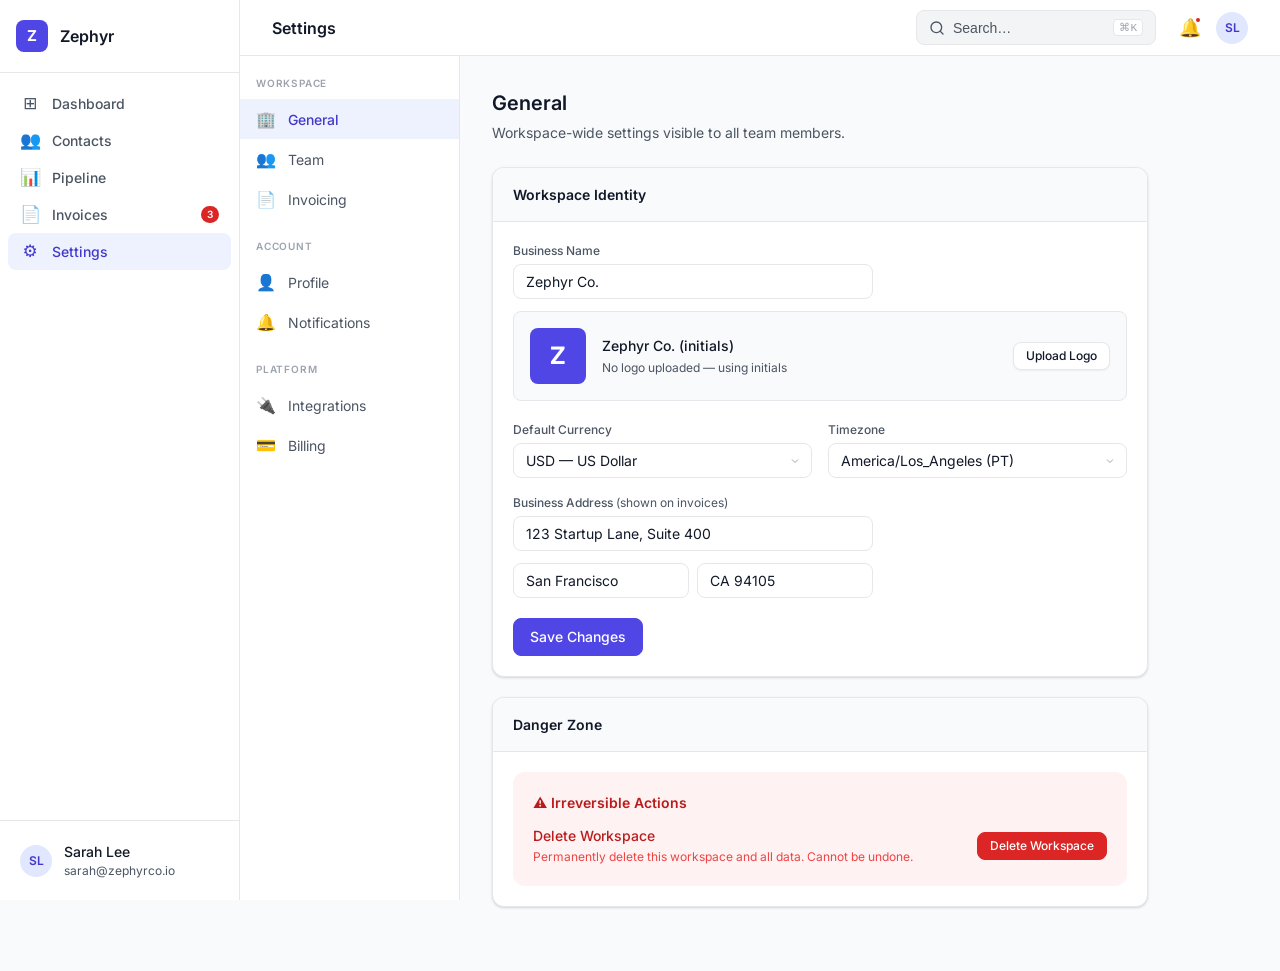
<file: settings.html>
<!DOCTYPE html>
<html lang="en">
<head>
  <meta charset="UTF-8" />
  <meta name="viewport" content="width=device-width, initial-scale=1.0" />
  <title>Settings — Zephyr</title>
  <link rel="preconnect" href="https://fonts.googleapis.com" />
  <link rel="preconnect" href="https://fonts.gstatic.com" crossorigin />
  <link href="https://fonts.googleapis.com/css2?family=Inter:wght@400;500;600;700&family=JetBrains+Mono:wght@400;500&display=swap" rel="stylesheet" />
  <link rel="stylesheet" href="design-tokens.css" />
  <style>
    /* SHARED SHELL */
    .app-shell { display: flex; min-height: 100vh; }
    .sidebar { width: var(--sidebar-width); background: var(--color-bg-sidebar); border-right: 1px solid var(--color-border); display: flex; flex-direction: column; position: fixed; top: 0; left: 0; bottom: 0; z-index: var(--z-sticky); overflow-y: auto; }
    .sidebar__brand { display: flex; align-items: center; gap: var(--space-3); padding: var(--space-5) var(--space-4); border-bottom: 1px solid var(--color-border); text-decoration: none; flex-shrink: 0; }
    .sidebar__logo { width: 32px; height: 32px; background: var(--color-primary-600); border-radius: var(--radius-md); display: flex; align-items: center; justify-content: center; color: white; font-weight: var(--font-weight-bold); font-size: 15px; flex-shrink: 0; }
    .sidebar__brand-name { font-size: var(--font-size-lg); font-weight: var(--font-weight-semibold); color: var(--color-text-primary); }
    .sidebar__nav { flex: 1; padding: var(--space-3) var(--space-2); }
    .nav-item { display: flex; align-items: center; gap: var(--space-3); padding: var(--space-2) var(--space-3); border-radius: var(--radius-md); color: var(--color-text-secondary); text-decoration: none; font-size: var(--font-size-md); font-weight: var(--font-weight-medium); transition: background-color var(--transition-fast), color var(--transition-fast); cursor: pointer; }
    .nav-item:hover { background: var(--color-neutral-100); color: var(--color-text-primary); }
    .nav-item--active { background: var(--color-primary-50); color: var(--color-primary-700); }
    .nav-item__icon { width: 20px; height: 20px; display: flex; align-items: center; justify-content: center; flex-shrink: 0; font-size: 17px; }
    .nav-item__badge { margin-left: auto; background: var(--color-danger-600); color: white; border-radius: var(--radius-full); font-size: 10px; font-weight: var(--font-weight-semibold); padding: 1px 6px; }
    .sidebar__bottom { border-top: 1px solid var(--color-border); padding: var(--space-3) var(--space-2); }
    .user-menu { display: flex; align-items: center; gap: var(--space-3); padding: var(--space-2) var(--space-3); border-radius: var(--radius-md); cursor: pointer; }
    .user-menu:hover { background: var(--color-neutral-100); }
    .user-menu__name { font-size: var(--font-size-md); font-weight: var(--font-weight-medium); color: var(--color-text-primary); }
    .user-menu__email { font-size: var(--font-size-sm); color: var(--color-text-secondary); }
    .main { margin-left: var(--sidebar-width); flex: 1; display: flex; flex-direction: column; min-height: 100vh; }
    .topbar { height: var(--topbar-height); background: var(--color-bg-card); border-bottom: 1px solid var(--color-border); display: flex; align-items: center; gap: var(--space-4); padding: 0 var(--page-padding-x); position: sticky; top: 0; z-index: calc(var(--z-sticky) - 1); flex-shrink: 0; }
    .topbar__title { font-size: var(--font-size-lg); font-weight: var(--font-weight-semibold); color: var(--color-text-primary); flex: 1; }
    .topbar__actions { display: flex; align-items: center; gap: var(--space-2); }
    .icon-btn { width: 36px; height: 36px; display: flex; align-items: center; justify-content: center; border-radius: var(--radius-md); border: none; background: transparent; color: var(--color-text-secondary); cursor: pointer; font-size: 18px; position: relative; }
    .notification-dot { position: absolute; top: 6px; right: 6px; width: 8px; height: 8px; background: var(--color-danger-600); border-radius: var(--radius-full); border: 2px solid var(--color-bg-card); }
    .search-trigger { display: flex; align-items: center; gap: var(--space-2); padding: var(--space-2) var(--space-3); background: var(--color-neutral-100); border: 1px solid var(--color-border); border-radius: var(--radius-md); color: var(--color-text-secondary); font-size: var(--font-size-md); cursor: pointer; min-width: 240px; }
    .search-trigger__kbd { margin-left: auto; font-size: var(--font-size-xs); background: var(--color-white); border: 1px solid var(--color-border); border-radius: var(--radius-sm); padding: 1px 5px; color: var(--color-text-placeholder); }
    select.input { appearance: none; background-image: url("data:image/svg+xml,%3Csvg xmlns='http://www.w3.org/2000/svg' width='12' height='12' fill='none' viewBox='0 0 24 24' stroke='%239CA3AF' stroke-width='2'%3E%3Cpolyline points='6 9 12 15 18 9'/%3E%3C/svg%3E"); background-repeat: no-repeat; background-position: right 10px center; padding-right: 30px; cursor: pointer; }

    /* ===== SETTINGS LAYOUT ===== */
    .settings-layout {
      display: grid;
      grid-template-columns: 220px 1fr;
      gap: 0;
      flex: 1;
    }

    /* Settings sub-nav */
    .settings-subnav {
      border-right: 1px solid var(--color-border);
      padding: var(--space-5) 0;
      background: var(--color-white);
      position: sticky;
      top: var(--topbar-height);
      height: calc(100vh - var(--topbar-height));
      overflow-y: auto;
    }

    .settings-subnav__group { margin-bottom: var(--space-5); }
    .settings-subnav__label {
      font-size: 10px;
      font-weight: var(--font-weight-semibold);
      color: var(--color-text-placeholder);
      text-transform: uppercase;
      letter-spacing: 0.08em;
      padding: 0 var(--space-4) var(--space-2);
    }
    .settings-nav-item {
      display: flex;
      align-items: center;
      gap: var(--space-3);
      padding: var(--space-2) var(--space-4);
      font-size: var(--font-size-md);
      color: var(--color-text-secondary);
      cursor: pointer;
      transition: background-color var(--transition-fast), color var(--transition-fast);
      text-decoration: none;
    }
    .settings-nav-item:hover { background: var(--color-neutral-50); color: var(--color-text-primary); }
    .settings-nav-item--active { background: var(--color-primary-50); color: var(--color-primary-700); font-weight: var(--font-weight-medium); }
    .settings-nav-item__icon { font-size: 16px; }

    /* Settings content area */
    .settings-content {
      padding: var(--space-8);
      max-width: 720px;
    }

    .settings-panel { display: none; }
    .settings-panel--active { display: block; }

    .settings-section {
      margin-bottom: var(--space-8);
    }

    .settings-section__title {
      font-size: var(--font-size-xl);
      font-weight: var(--font-weight-semibold);
      margin-bottom: 4px;
    }
    .settings-section__desc {
      font-size: var(--font-size-md);
      color: var(--color-text-secondary);
      margin-bottom: var(--space-6);
    }

    /* Settings card */
    .settings-card {
      background: var(--color-bg-card);
      border: 1px solid var(--color-border);
      border-radius: var(--radius-lg);
      box-shadow: var(--shadow-sm);
      overflow: hidden;
      margin-bottom: var(--space-5);
    }

    .settings-card__header {
      padding: var(--space-4) var(--space-5);
      border-bottom: 1px solid var(--color-border);
      background: var(--color-neutral-50);
      font-size: var(--font-size-md);
      font-weight: var(--font-weight-semibold);
    }

    .settings-card__body { padding: var(--space-5); }

    .settings-row {
      display: flex;
      align-items: flex-start;
      justify-content: space-between;
      padding: var(--space-4) 0;
      border-bottom: 1px solid var(--color-neutral-100);
      gap: var(--space-4);
    }
    .settings-row:last-child { border-bottom: none; padding-bottom: 0; }
    .settings-row:first-child { padding-top: 0; }

    .settings-row__info { flex: 1; }
    .settings-row__label { font-size: var(--font-size-md); font-weight: var(--font-weight-medium); color: var(--color-text-primary); margin-bottom: 3px; }
    .settings-row__desc { font-size: var(--font-size-sm); color: var(--color-text-secondary); line-height: var(--line-height-relaxed); }
    .settings-row__control { flex-shrink: 0; min-width: 200px; }

    /* Toggle switch */
    .toggle {
      position: relative;
      display: inline-block;
      width: 40px;
      height: 22px;
      flex-shrink: 0;
    }
    .toggle input { opacity: 0; width: 0; height: 0; }
    .toggle-track {
      position: absolute;
      inset: 0;
      background: var(--color-neutral-300);
      border-radius: var(--radius-full);
      cursor: pointer;
      transition: background-color var(--transition-fast);
    }
    .toggle-track::before {
      content: '';
      position: absolute;
      width: 16px; height: 16px;
      left: 3px; top: 3px;
      background: white;
      border-radius: var(--radius-full);
      transition: transform var(--transition-fast);
      box-shadow: 0 1px 3px rgba(0,0,0,0.2);
    }
    .toggle input:checked + .toggle-track { background: var(--color-primary-600); }
    .toggle input:checked + .toggle-track::before { transform: translateX(18px); }

    /* Form fields within settings */
    .settings-form-grid {
      display: grid;
      grid-template-columns: 1fr 1fr;
      gap: var(--space-4);
      margin-bottom: var(--space-4);
    }

    .form-field { display: flex; flex-direction: column; gap: var(--space-1); }
    .form-field label { font-size: var(--font-size-sm); font-weight: var(--font-weight-medium); color: var(--color-text-secondary); }
    .form-field .hint { font-size: var(--font-size-sm); color: var(--color-text-secondary); }

    /* Logo upload in settings */
    .logo-current {
      display: flex;
      align-items: center;
      gap: var(--space-4);
      padding: var(--space-4);
      border: 1px solid var(--color-border);
      border-radius: var(--radius-md);
      background: var(--color-neutral-50);
      margin-bottom: var(--space-3);
    }
    .logo-current__preview {
      width: 56px; height: 56px;
      background: var(--color-primary-600);
      border-radius: var(--radius-md);
      display: flex; align-items: center; justify-content: center;
      color: white; font-weight: bold; font-size: 24px;
      flex-shrink: 0;
    }
    .logo-current__info { flex: 1; }
    .logo-current__name { font-weight: var(--font-weight-medium); margin-bottom: 3px; }
    .logo-current__meta { font-size: var(--font-size-sm); color: var(--color-text-secondary); }

    /* Team member row */
    .member-row {
      display: flex;
      align-items: center;
      gap: var(--space-3);
      padding: var(--space-3) 0;
      border-bottom: 1px solid var(--color-neutral-100);
    }
    .member-row:last-child { border-bottom: none; }
    .member-row__info { flex: 1; }
    .member-row__name { font-weight: var(--font-weight-medium); font-size: var(--font-size-md); }
    .member-row__email { font-size: var(--font-size-sm); color: var(--color-text-secondary); }

    /* Tax rate row */
    .tax-row {
      display: flex;
      align-items: center;
      gap: var(--space-3);
      padding: var(--space-3) 0;
      border-bottom: 1px solid var(--color-neutral-100);
    }
    .tax-row:last-child { border-bottom: none; }

    /* Integration card */
    .integration-card {
      display: flex;
      align-items: center;
      gap: var(--space-4);
      padding: var(--space-4);
      border: 1px solid var(--color-border);
      border-radius: var(--radius-md);
      background: var(--color-white);
      margin-bottom: var(--space-3);
      transition: border-color var(--transition-fast);
    }
    .integration-card:hover { border-color: var(--color-primary-300); }
    .integration-card__icon {
      width: 40px; height: 40px;
      border-radius: var(--radius-md);
      display: flex; align-items: center; justify-content: center;
      font-size: 22px;
      flex-shrink: 0;
      background: var(--color-neutral-100);
    }
    .integration-card__info { flex: 1; }
    .integration-card__name { font-weight: var(--font-weight-semibold); }
    .integration-card__desc { font-size: var(--font-size-sm); color: var(--color-text-secondary); margin-top: 2px; }

    /* Danger zone */
    .danger-zone {
      border: 1px solid var(--color-danger-200);
      border-radius: var(--radius-lg);
      background: var(--color-danger-50);
      padding: var(--space-5);
    }
    .danger-zone__title { font-size: var(--font-size-md); font-weight: var(--font-weight-semibold); color: var(--color-danger-700); margin-bottom: var(--space-3); }
    .danger-zone__item { display: flex; align-items: center; justify-content: space-between; margin-bottom: var(--space-3); }
    .danger-zone__item:last-child { margin-bottom: 0; }
    .danger-zone__label { font-size: var(--font-size-md); font-weight: var(--font-weight-medium); color: var(--color-danger-700); }
    .danger-zone__desc { font-size: var(--font-size-sm); color: var(--color-danger-500); margin-top: 2px; }

    /* Saved indicator */
    .saved-indicator {
      display: inline-flex;
      align-items: center;
      gap: var(--space-2);
      font-size: var(--font-size-sm);
      color: var(--color-success-600);
      font-weight: var(--font-weight-medium);
      opacity: 0;
      transition: opacity var(--transition-fast);
    }
    .saved-indicator--visible { opacity: 1; }

    @media (max-width: 900px) {
      .settings-layout { grid-template-columns: 1fr; }
      .settings-subnav { display: none; }
    }
    @media (max-width: 767px) {
      .sidebar { display: none; }
      .main { margin-left: 0; }
    }
  </style>
</head>
<body>
<div class="app-shell">
  <!-- SIDEBAR -->
  <aside class="sidebar">
    <a href="dashboard.html" class="sidebar__brand">
      <div class="sidebar__logo">Z</div>
      <span class="sidebar__brand-name">Zephyr</span>
    </a>
    <nav class="sidebar__nav">
      <a href="dashboard.html" class="nav-item"><span class="nav-item__icon">⊞</span>Dashboard</a>
      <a href="contacts.html"  class="nav-item"><span class="nav-item__icon">👥</span>Contacts</a>
      <a href="pipeline.html"  class="nav-item"><span class="nav-item__icon">📊</span>Pipeline</a>
      <a href="invoices.html"  class="nav-item"><span class="nav-item__icon">📄</span>Invoices<span class="nav-item__badge">3</span></a>
      <a href="settings.html"  class="nav-item nav-item--active"><span class="nav-item__icon">⚙</span>Settings</a>
    </nav>
    <div class="sidebar__bottom">
      <div class="user-menu">
        <div class="avatar avatar--md">SL</div>
        <div style="flex:1;min-width:0;">
          <div class="user-menu__name">Sarah Lee</div>
          <div class="user-menu__email">sarah@zephyrco.io</div>
        </div>
      </div>
    </div>
  </aside>

  <!-- MAIN -->
  <div class="main">
    <header class="topbar">
      <span class="topbar__title">Settings</span>
      <button class="search-trigger">
        <svg xmlns="http://www.w3.org/2000/svg" width="16" height="16" fill="none" viewBox="0 0 24 24" stroke="currentColor" stroke-width="2"><circle cx="11" cy="11" r="8"/><path stroke-linecap="round" d="m21 21-4.35-4.35"/></svg>
        Search…
        <kbd class="search-trigger__kbd">⌘K</kbd>
      </button>
      <div class="topbar__actions">
        <button class="icon-btn">🔔<span class="notification-dot"></span></button>
        <div class="avatar avatar--md" style="cursor:pointer;">SL</div>
      </div>
    </header>

    <div class="settings-layout">

      <!-- Settings Sub-Nav -->
      <nav class="settings-subnav">
        <div class="settings-subnav__group">
          <div class="settings-subnav__label">Workspace</div>
          <a class="settings-nav-item settings-nav-item--active" onclick="switchSection('workspace', this)">
            <span class="settings-nav-item__icon">🏢</span> General
          </a>
          <a class="settings-nav-item" onclick="switchSection('team', this)">
            <span class="settings-nav-item__icon">👥</span> Team
          </a>
          <a class="settings-nav-item" onclick="switchSection('invoicing', this)">
            <span class="settings-nav-item__icon">📄</span> Invoicing
          </a>
        </div>
        <div class="settings-subnav__group">
          <div class="settings-subnav__label">Account</div>
          <a class="settings-nav-item" onclick="switchSection('profile', this)">
            <span class="settings-nav-item__icon">👤</span> Profile
          </a>
          <a class="settings-nav-item" onclick="switchSection('notifications', this)">
            <span class="settings-nav-item__icon">🔔</span> Notifications
          </a>
        </div>
        <div class="settings-subnav__group">
          <div class="settings-subnav__label">Platform</div>
          <a class="settings-nav-item" onclick="switchSection('integrations', this)">
            <span class="settings-nav-item__icon">🔌</span> Integrations
          </a>
          <a class="settings-nav-item" onclick="switchSection('billing', this)">
            <span class="settings-nav-item__icon">💳</span> Billing
          </a>
        </div>
      </nav>

      <!-- Settings Content -->
      <div class="settings-content">

        <!-- ===== WORKSPACE ===== -->
        <div class="settings-panel settings-panel--active" id="panel-workspace">
          <div class="settings-section">
            <h2 class="settings-section__title">General</h2>
            <p class="settings-section__desc">Workspace-wide settings visible to all team members.</p>

            <div class="settings-card">
              <div class="settings-card__header">Workspace Identity</div>
              <div class="settings-card__body">
                <div style="margin-bottom:var(--space-5);">
                  <div class="form-field" style="margin-bottom:var(--space-3);">
                    <label>Business Name</label>
                    <input class="input" type="text" value="Zephyr Co." style="max-width:360px;" />
                  </div>

                  <div class="logo-current">
                    <div class="logo-current__preview">Z</div>
                    <div class="logo-current__info">
                      <div class="logo-current__name">Zephyr Co. (initials)</div>
                      <div class="logo-current__meta">No logo uploaded — using initials</div>
                    </div>
                    <button class="btn btn--secondary btn--sm">Upload Logo</button>
                  </div>
                </div>

                <div class="settings-form-grid">
                  <div class="form-field">
                    <label>Default Currency</label>
                    <select class="input">
                      <option selected>USD — US Dollar</option>
                      <option>EUR — Euro</option>
                      <option>GBP — British Pound</option>
                      <option>CAD — Canadian Dollar</option>
                    </select>
                  </div>
                  <div class="form-field">
                    <label>Timezone</label>
                    <select class="input">
                      <option>America/New_York (ET)</option>
                      <option selected>America/Los_Angeles (PT)</option>
                      <option>Europe/London (GMT)</option>
                      <option>Europe/Berlin (CET)</option>
                    </select>
                  </div>
                </div>

                <div class="form-field" style="margin-bottom:var(--space-5);">
                  <label>Business Address <span style="color:var(--color-text-secondary);font-weight:400;">(shown on invoices)</span></label>
                  <input class="input" type="text" placeholder="123 Main St, Suite 100" style="max-width:360px;margin-bottom:var(--space-2);" value="123 Startup Lane, Suite 400" />
                  <div style="display:grid;grid-template-columns:1fr 1fr;gap:var(--space-2);max-width:360px;">
                    <input class="input" type="text" value="San Francisco" />
                    <input class="input" type="text" value="CA 94105" />
                  </div>
                </div>

                <div style="display:flex;align-items:center;gap:var(--space-3);">
                  <button class="btn btn--primary" onclick="showSaved()">Save Changes</button>
                  <span class="saved-indicator" id="savedIndicator">✓ Saved</span>
                </div>
              </div>
            </div>

            <div class="settings-card">
              <div class="settings-card__header">Danger Zone</div>
              <div class="settings-card__body">
                <div class="danger-zone">
                  <div class="danger-zone__title">⚠ Irreversible Actions</div>
                  <div class="danger-zone__item">
                    <div>
                      <div class="danger-zone__label">Delete Workspace</div>
                      <div class="danger-zone__desc">Permanently delete this workspace and all data. Cannot be undone.</div>
                    </div>
                    <button class="btn btn--danger btn--sm">Delete Workspace</button>
                  </div>
                </div>
              </div>
            </div>
          </div>
        </div>

        <!-- ===== TEAM ===== -->
        <div class="settings-panel" id="panel-team">
          <div class="settings-section">
            <h2 class="settings-section__title">Team</h2>
            <p class="settings-section__desc">Manage team members and their access levels.</p>

            <div class="settings-card">
              <div class="settings-card__header" style="display:flex;align-items:center;justify-content:space-between;">
                Members (3)
                <button class="btn btn--primary btn--sm">Invite Member</button>
              </div>
              <div class="settings-card__body">
                <div class="member-row">
                  <div class="avatar avatar--md">SL</div>
                  <div class="member-row__info">
                    <div class="member-row__name">Sarah Lee <span class="badge badge--sent" style="font-size:10px;margin-left:6px;">You</span></div>
                    <div class="member-row__email">sarah@zephyrco.io</div>
                  </div>
                  <select class="input" style="max-width:120px;font-size:var(--font-size-sm);">
                    <option selected>Admin</option>
                    <option>Member</option>
                    <option>Viewer</option>
                  </select>
                  <button class="btn btn--ghost btn--sm" style="opacity:0.4;cursor:not-allowed;" disabled>Remove</button>
                </div>
                <div class="member-row">
                  <div class="avatar avatar--md" style="background:var(--color-success-50);color:var(--color-success-700);">JK</div>
                  <div class="member-row__info">
                    <div class="member-row__name">Jamie Kim</div>
                    <div class="member-row__email">jamie@zephyrco.io</div>
                  </div>
                  <select class="input" style="max-width:120px;font-size:var(--font-size-sm);">
                    <option>Admin</option>
                    <option selected>Member</option>
                    <option>Viewer</option>
                  </select>
                  <button class="btn btn--ghost btn--sm" style="color:var(--color-danger-600);">Remove</button>
                </div>
                <div class="member-row">
                  <div class="avatar avatar--md" style="background:var(--color-warning-50);color:var(--color-warning-700);">RP</div>
                  <div class="member-row__info">
                    <div class="member-row__name">Ryan Park</div>
                    <div class="member-row__email">ryan@zephyrco.io</div>
                  </div>
                  <select class="input" style="max-width:120px;font-size:var(--font-size-sm);">
                    <option>Admin</option>
                    <option>Member</option>
                    <option selected>Viewer</option>
                  </select>
                  <button class="btn btn--ghost btn--sm" style="color:var(--color-danger-600);">Remove</button>
                </div>
              </div>
            </div>

            <div class="settings-card">
              <div class="settings-card__header">Pending Invites (1)</div>
              <div class="settings-card__body">
                <div class="member-row">
                  <div class="avatar avatar--md" style="background:var(--color-neutral-100);color:var(--color-neutral-400);">?</div>
                  <div class="member-row__info">
                    <div class="member-row__name">alex@designco.io <span class="badge badge--draft" style="font-size:10px;margin-left:6px;">Pending</span></div>
                    <div class="member-row__email">Invited 2 days ago · Member</div>
                  </div>
                  <button class="btn btn--secondary btn--sm">Resend</button>
                  <button class="btn btn--ghost btn--sm" style="color:var(--color-danger-600);">Revoke</button>
                </div>
              </div>
            </div>
          </div>
        </div>

        <!-- ===== INVOICING ===== -->
        <div class="settings-panel" id="panel-invoicing">
          <div class="settings-section">
            <h2 class="settings-section__title">Invoicing</h2>
            <p class="settings-section__desc">Defaults applied to every new invoice.</p>

            <div class="settings-card">
              <div class="settings-card__header">Invoice Defaults</div>
              <div class="settings-card__body">
                <div class="settings-row">
                  <div class="settings-row__info">
                    <div class="settings-row__label">Invoice Number Prefix</div>
                    <div class="settings-row__desc">Prefix for auto-generated invoice numbers. E.g. <code style="font-family:var(--font-family-mono);font-size:12px;background:var(--color-neutral-100);padding:1px 4px;border-radius:2px;">INV-0001</code></div>
                  </div>
                  <div class="settings-row__control">
                    <input class="input" type="text" value="INV-" style="max-width:120px;font-family:var(--font-family-mono);" />
                  </div>
                </div>
                <div class="settings-row">
                  <div class="settings-row__info">
                    <div class="settings-row__label">Default Payment Terms</div>
                    <div class="settings-row__desc">Applied to new invoices unless overridden</div>
                  </div>
                  <div class="settings-row__control">
                    <select class="input">
                      <option>Net 7</option>
                      <option>Net 14</option>
                      <option selected>Net 30</option>
                      <option>Net 60</option>
                      <option>Due on receipt</option>
                    </select>
                  </div>
                </div>
                <div class="settings-row">
                  <div class="settings-row__info">
                    <div class="settings-row__label">Default Invoice Notes</div>
                    <div class="settings-row__desc">Pre-filled in the notes field on new invoices</div>
                  </div>
                  <div class="settings-row__control">
                    <textarea class="input" rows="3" style="resize:vertical;width:100%;">Thank you for your business. Please include the invoice number when making payment.</textarea>
                  </div>
                </div>
                <div class="settings-row" style="border-bottom:none;">
                  <div class="settings-row__info">
                    <div class="settings-row__label">Late Payment Reminders</div>
                    <div class="settings-row__desc">Automatically send reminders for overdue invoices</div>
                  </div>
                  <div class="settings-row__control" style="display:flex;align-items:center;gap:var(--space-3);">
                    <label class="toggle">
                      <input type="checkbox" checked />
                      <div class="toggle-track"></div>
                    </label>
                    <span style="font-size:var(--font-size-sm);color:var(--color-text-secondary);">Enabled</span>
                  </div>
                </div>
              </div>
            </div>

            <div class="settings-card">
              <div class="settings-card__header" style="display:flex;align-items:center;justify-content:space-between;">
                Tax Rates
                <button class="btn btn--secondary btn--sm">+ Add Rate</button>
              </div>
              <div class="settings-card__body">
                <div class="tax-row">
                  <div style="flex:1;"><div style="font-weight:var(--font-weight-medium);">Sales Tax (CA)</div><div style="font-size:var(--font-size-sm);color:var(--color-text-secondary);">California state sales tax</div></div>
                  <div style="font-family:var(--font-family-mono);font-weight:var(--font-weight-semibold);min-width:60px;text-align:right;">8.50%</div>
                  <button class="btn btn--ghost btn--sm" style="margin-left:var(--space-3);">Edit</button>
                  <button class="btn btn--ghost btn--sm" style="color:var(--color-danger-600);">✕</button>
                </div>
                <div class="tax-row">
                  <div style="flex:1;"><div style="font-weight:var(--font-weight-medium);">No Tax</div><div style="font-size:var(--font-size-sm);color:var(--color-text-secondary);">0% — for tax-exempt clients</div></div>
                  <div style="font-family:var(--font-family-mono);font-weight:var(--font-weight-semibold);min-width:60px;text-align:right;">0.00%</div>
                  <button class="btn btn--ghost btn--sm" style="margin-left:var(--space-3);">Edit</button>
                  <button class="btn btn--ghost btn--sm" style="color:var(--color-danger-600);opacity:0.4;" disabled>✕</button>
                </div>
              </div>
            </div>

            <div style="display:flex;gap:var(--space-3);">
              <button class="btn btn--primary" onclick="showSaved()">Save Changes</button>
              <span class="saved-indicator" id="savedIndicator2">✓ Saved</span>
            </div>
          </div>
        </div>

        <!-- ===== PROFILE ===== -->
        <div class="settings-panel" id="panel-profile">
          <div class="settings-section">
            <h2 class="settings-section__title">Profile</h2>
            <p class="settings-section__desc">Your personal account settings.</p>

            <div class="settings-card">
              <div class="settings-card__header">Personal Info</div>
              <div class="settings-card__body">
                <div style="display:flex;align-items:center;gap:var(--space-4);margin-bottom:var(--space-5);">
                  <div class="avatar avatar--xl">SL</div>
                  <div>
                    <button class="btn btn--secondary btn--sm">Change Photo</button>
                    <div style="font-size:var(--font-size-sm);color:var(--color-text-secondary);margin-top:var(--space-2);">JPG, PNG or GIF — up to 2MB</div>
                  </div>
                </div>

                <div class="settings-form-grid">
                  <div class="form-field">
                    <label>First Name</label>
                    <input class="input" type="text" value="Sarah" />
                  </div>
                  <div class="form-field">
                    <label>Last Name</label>
                    <input class="input" type="text" value="Lee" />
                  </div>
                </div>

                <div class="form-field" style="margin-bottom:var(--space-4);">
                  <label>Email</label>
                  <input class="input" type="email" value="sarah@zephyrco.io" style="max-width:360px;" />
                </div>

                <button class="btn btn--primary" onclick="showSaved()">Save Profile</button>
              </div>
            </div>

            <div class="settings-card">
              <div class="settings-card__header">Change Password</div>
              <div class="settings-card__body">
                <div class="form-field" style="margin-bottom:var(--space-4);max-width:360px;">
                  <label>Current Password</label>
                  <input class="input" type="password" placeholder="••••••••" />
                </div>
                <div class="form-field" style="margin-bottom:var(--space-4);max-width:360px;">
                  <label>New Password</label>
                  <input class="input" type="password" placeholder="••••••••" />
                </div>
                <div class="form-field" style="margin-bottom:var(--space-5);max-width:360px;">
                  <label>Confirm New Password</label>
                  <input class="input" type="password" placeholder="••••••••" />
                </div>
                <button class="btn btn--secondary">Update Password</button>
              </div>
            </div>
          </div>
        </div>

        <!-- ===== NOTIFICATIONS ===== -->
        <div class="settings-panel" id="panel-notifications">
          <div class="settings-section">
            <h2 class="settings-section__title">Notifications</h2>
            <p class="settings-section__desc">Choose what updates you receive and how.</p>

            <div class="settings-card">
              <div class="settings-card__header">Email Notifications</div>
              <div class="settings-card__body">
                <div class="settings-row">
                  <div class="settings-row__info"><div class="settings-row__label">Invoice paid</div><div class="settings-row__desc">When a client pays an invoice</div></div>
                  <label class="toggle"><input type="checkbox" checked /><div class="toggle-track"></div></label>
                </div>
                <div class="settings-row">
                  <div class="settings-row__info"><div class="settings-row__label">Invoice viewed</div><div class="settings-row__desc">When a client opens a sent invoice</div></div>
                  <label class="toggle"><input type="checkbox" checked /><div class="toggle-track"></div></label>
                </div>
                <div class="settings-row">
                  <div class="settings-row__info"><div class="settings-row__label">Overdue reminder</div><div class="settings-row__desc">When an invoice becomes overdue</div></div>
                  <label class="toggle"><input type="checkbox" checked /><div class="toggle-track"></div></label>
                </div>
                <div class="settings-row">
                  <div class="settings-row__info"><div class="settings-row__label">Deal stale alert</div><div class="settings-row__desc">When a deal has no activity for 7+ days</div></div>
                  <label class="toggle"><input type="checkbox" /><div class="toggle-track"></div></label>
                </div>
                <div class="settings-row" style="border-bottom:none;">
                  <div class="settings-row__info"><div class="settings-row__label">Team member joined</div><div class="settings-row__desc">When a new team member accepts an invite</div></div>
                  <label class="toggle"><input type="checkbox" checked /><div class="toggle-track"></div></label>
                </div>
              </div>
            </div>
          </div>
        </div>

        <!-- ===== INTEGRATIONS ===== -->
        <div class="settings-panel" id="panel-integrations">
          <div class="settings-section">
            <h2 class="settings-section__title">Integrations</h2>
            <p class="settings-section__desc">Connect external services to power your workflow.</p>

            <div class="integration-card">
              <div class="integration-card__icon" style="background:#F0FDF4;font-size:24px;">💳</div>
              <div class="integration-card__info">
                <div class="integration-card__name">Stripe</div>
                <div class="integration-card__desc">Accept payments via card, ACH, or Apple Pay on your invoices</div>
              </div>
              <div style="display:flex;align-items:center;gap:var(--space-3);">
                <span class="badge badge--paid">Connected</span>
                <button class="btn btn--secondary btn--sm">Configure</button>
              </div>
            </div>

            <div style="padding:var(--space-4);background:var(--color-success-50);border:1px solid #BBF7D0;border-radius:var(--radius-md);margin-bottom:var(--space-4);">
              <div style="font-size:var(--font-size-sm);font-weight:var(--font-weight-semibold);color:var(--color-success-700);margin-bottom:var(--space-2);">✓ Stripe Connected</div>
              <div style="font-size:var(--font-size-sm);color:var(--color-success-600);">Account: Zephyr Co. (acct_1NxQ3ABcDeFgHi12)</div>
              <div style="font-size:var(--font-size-sm);color:var(--color-success-600);">Mode: Live · Processing enabled</div>
            </div>

            <div class="integration-card">
              <div class="integration-card__icon">📬</div>
              <div class="integration-card__info">
                <div class="integration-card__name">Gmail / Google Workspace</div>
                <div class="integration-card__desc">Send emails and log replies directly from Zephyr</div>
              </div>
              <button class="btn btn--secondary btn--sm">Connect</button>
            </div>

            <div class="integration-card">
              <div class="integration-card__icon">🔗</div>
              <div class="integration-card__info">
                <div class="integration-card__name">Webhooks</div>
                <div class="integration-card__desc">Send real-time event data to your own endpoints</div>
              </div>
              <button class="btn btn--secondary btn--sm">Configure</button>
            </div>

            <div style="padding:var(--space-4);background:var(--color-neutral-50);border:1px solid var(--color-border);border-radius:var(--radius-md);margin-top:var(--space-4);">
              <div style="font-size:var(--font-size-sm);font-weight:var(--font-weight-semibold);margin-bottom:var(--space-2);">Webhook Endpoint URL</div>
              <div style="display:flex;gap:var(--space-2);">
                <input class="input" type="text" value="https://hooks.zapier.com/hooks/catch/abc123" readonly style="font-family:var(--font-family-mono);font-size:12px;background:var(--color-white);" />
                <button class="btn btn--secondary btn--sm">Copy</button>
              </div>
              <div style="font-size:11px;color:var(--color-text-secondary);margin-top:var(--space-2);">Events: invoice.paid, invoice.sent, deal.stage_changed, contact.created</div>
            </div>
          </div>
        </div>

        <!-- ===== BILLING ===== -->
        <div class="settings-panel" id="panel-billing">
          <div class="settings-section">
            <h2 class="settings-section__title">Billing</h2>
            <p class="settings-section__desc">Your subscription and payment method.</p>

            <div class="settings-card">
              <div class="settings-card__header">Current Plan</div>
              <div class="settings-card__body">
                <div style="display:flex;align-items:center;justify-content:space-between;padding:var(--space-5);background:linear-gradient(135deg,var(--color-primary-600),#3730A3);border-radius:var(--radius-lg);color:white;margin-bottom:var(--space-5);">
                  <div>
                    <div style="font-size:var(--font-size-xl);font-weight:var(--font-weight-bold);margin-bottom:4px;">Pro Plan</div>
                    <div style="font-size:var(--font-size-sm);opacity:0.8;">Unlimited contacts, deals, and invoices</div>
                  </div>
                  <div style="text-align:right;">
                    <div style="font-size:28px;font-weight:var(--font-weight-bold);font-family:var(--font-family-mono);">$29</div>
                    <div style="font-size:var(--font-size-sm);opacity:0.8;">/ month</div>
                  </div>
                </div>

                <div style="display:flex;justify-content:space-between;font-size:var(--font-size-sm);color:var(--color-text-secondary);margin-bottom:var(--space-4);">
                  <span>Next billing date: <strong style="color:var(--color-text-primary);">May 1, 2026</strong></span>
                  <a href="#" style="color:var(--color-primary-600);text-decoration:none;">View invoice history</a>
                </div>

                <div style="display:flex;gap:var(--space-3);">
                  <button class="btn btn--secondary">Change Plan</button>
                  <button class="btn btn--ghost" style="color:var(--color-danger-600);">Cancel Subscription</button>
                </div>
              </div>
            </div>

            <div class="settings-card">
              <div class="settings-card__header" style="display:flex;align-items:center;justify-content:space-between;">
                Payment Method
                <button class="btn btn--secondary btn--sm">Update</button>
              </div>
              <div class="settings-card__body">
                <div style="display:flex;align-items:center;gap:var(--space-4);padding:var(--space-4);background:var(--color-neutral-50);border:1px solid var(--color-border);border-radius:var(--radius-md);">
                  <div style="width:44px;height:28px;background:var(--color-primary-600);border-radius:var(--radius-sm);display:flex;align-items:center;justify-content:center;color:white;font-weight:bold;font-size:10px;flex-shrink:0;">VISA</div>
                  <div>
                    <div style="font-weight:var(--font-weight-medium);">Visa ending in 4242</div>
                    <div style="font-size:var(--font-size-sm);color:var(--color-text-secondary);">Expires 08/2028</div>
                  </div>
                  <span class="badge badge--paid" style="margin-left:auto;">Default</span>
                </div>
              </div>
            </div>
          </div>
        </div>

      </div><!-- /settings-content -->
    </div><!-- /settings-layout -->
  </div>
</div>

<script>
  function switchSection(name, el) {
    document.querySelectorAll('.settings-panel').forEach(p => p.classList.remove('settings-panel--active'));
    document.querySelectorAll('.settings-nav-item').forEach(n => n.classList.remove('settings-nav-item--active'));
    document.getElementById('panel-' + name).classList.add('settings-panel--active');
    el.classList.add('settings-nav-item--active');
  }

  function showSaved() {
    const indicators = document.querySelectorAll('.saved-indicator');
    indicators.forEach(el => {
      el.classList.add('saved-indicator--visible');
      setTimeout(() => el.classList.remove('saved-indicator--visible'), 2500);
    });
  }
</script>
</body>
</html>
</file>
<file: design-tokens.css>
/**
 * Design Tokens — Unified Operating Platform
 * "Calm Power" design system
 * Generated from ZAS-76 UI Design Plan
 */

:root {
  /* === COLOR PALETTE === */

  /* Primary (Indigo) */
  --color-primary-50:  #EEF2FF;
  --color-primary-100: #E0E7FF;
  --color-primary-200: #C7D2FE;
  --color-primary-300: #A5B4FC;
  --color-primary-400: #818CF8;
  --color-primary-500: #6366F1;
  --color-primary-600: #4F46E5;
  --color-primary-700: #4338CA;
  --color-primary-800: #3730A3;
  --color-primary-900: #312E81;

  /* Success (Green) */
  --color-success-50:  #F0FDF4;
  --color-success-100: #DCFCE7;
  --color-success-500: #22C55E;
  --color-success-600: #16A34A;
  --color-success-700: #15803D;

  /* Warning (Amber) */
  --color-warning-50:  #FFFBEB;
  --color-warning-100: #FEF3C7;
  --color-warning-500: #F59E0B;
  --color-warning-600: #D97706;
  --color-warning-700: #B45309;

  /* Danger (Red) */
  --color-danger-50:  #FEF2F2;
  --color-danger-100: #FEE2E2;
  --color-danger-500: #EF4444;
  --color-danger-600: #DC2626;
  --color-danger-700: #B91C1C;

  /* Neutral */
  --color-neutral-50:  #F9FAFB;
  --color-neutral-100: #F3F4F6;
  --color-neutral-200: #E5E7EB;
  --color-neutral-300: #D1D5DB;
  --color-neutral-400: #9CA3AF;
  --color-neutral-500: #6B7280;
  --color-neutral-600: #4B5563;
  --color-neutral-700: #374151;
  --color-neutral-800: #1F2937;
  --color-neutral-900: #111827;

  /* White */
  --color-white: #FFFFFF;

  /* === SEMANTIC COLOR ALIASES === */
  --color-bg-page:        var(--color-neutral-50);
  --color-bg-card:        var(--color-white);
  --color-bg-sidebar:     var(--color-white);
  --color-border:         var(--color-neutral-200);
  --color-border-focus:   var(--color-primary-600);
  --color-text-primary:   var(--color-neutral-900);
  --color-text-secondary: var(--color-neutral-600);
  --color-text-placeholder: var(--color-neutral-400);
  --color-text-disabled:  var(--color-neutral-400);
  --color-text-inverse:   var(--color-white);
  --color-text-link:      var(--color-primary-600);

  /* === TYPOGRAPHY === */
  --font-family-base: 'Inter', system-ui, -apple-system, sans-serif;
  --font-family-mono: 'JetBrains Mono', 'Fira Code', 'Cascadia Code', monospace;

  --font-size-xs:   11px;
  --font-size-sm:   12px;
  --font-size-md:   14px;
  --font-size-lg:   16px;
  --font-size-xl:   20px;
  --font-size-2xl:  24px;
  --font-size-3xl:  30px;

  --font-weight-normal:   400;
  --font-weight-medium:   500;
  --font-weight-semibold: 600;
  --font-weight-bold:     700;

  --line-height-tight:  1.2;
  --line-height-snug:   1.375;
  --line-height-normal: 1.5;
  --line-height-relaxed: 1.625;

  /* Typography scale */
  --text-heading-2xl-size:   var(--font-size-3xl);
  --text-heading-2xl-weight: var(--font-weight-bold);
  --text-heading-2xl-lh:     36px;

  --text-heading-xl-size:   var(--font-size-2xl);
  --text-heading-xl-weight: var(--font-weight-semibold);
  --text-heading-xl-lh:     32px;

  --text-heading-lg-size:   var(--font-size-xl);
  --text-heading-lg-weight: var(--font-weight-semibold);
  --text-heading-lg-lh:     28px;

  --text-heading-md-size:   var(--font-size-lg);
  --text-heading-md-weight: var(--font-weight-semibold);
  --text-heading-md-lh:     24px;

  --text-body-md-size:   var(--font-size-md);
  --text-body-md-weight: var(--font-weight-normal);
  --text-body-md-lh:     20px;

  --text-body-sm-size:   13px;
  --text-body-sm-weight: var(--font-weight-normal);
  --text-body-sm-lh:     18px;

  --text-label-sm-size:   var(--font-size-sm);
  --text-label-sm-weight: var(--font-weight-medium);
  --text-label-sm-lh:     16px;

  /* === SPACING (8px grid) === */
  --space-1:  4px;
  --space-2:  8px;
  --space-3:  12px;
  --space-4:  16px;
  --space-5:  20px;
  --space-6:  24px;
  --space-8:  32px;
  --space-10: 40px;
  --space-12: 48px;
  --space-16: 64px;
  --space-20: 80px;
  --space-24: 96px;

  /* === BORDER RADIUS === */
  --radius-sm:   4px;
  --radius-md:   8px;
  --radius-lg:   12px;
  --radius-xl:   16px;
  --radius-full: 9999px;

  /* === SHADOWS === */
  --shadow-xs: 0 1px 2px rgba(0, 0, 0, 0.05);
  --shadow-sm: 0 1px 3px rgba(0, 0, 0, 0.10), 0 1px 2px rgba(0, 0, 0, 0.06);
  --shadow-md: 0 4px 6px rgba(0, 0, 0, 0.07), 0 2px 4px rgba(0, 0, 0, 0.06);
  --shadow-lg: 0 10px 15px rgba(0, 0, 0, 0.10), 0 4px 6px rgba(0, 0, 0, 0.05);
  --shadow-xl: 0 20px 25px rgba(0, 0, 0, 0.10), 0 10px 10px rgba(0, 0, 0, 0.04);

  /* === TRANSITIONS === */
  --transition-fast:   150ms ease-out;
  --transition-normal: 200ms ease-out;
  --transition-slow:   300ms ease-out;

  /* === Z-INDEX === */
  --z-dropdown: 100;
  --z-sticky:   200;
  --z-modal:    300;
  --z-toast:    400;
  --z-tooltip:  500;

  /* === LAYOUT === */
  --sidebar-width:         240px;
  --sidebar-width-collapsed: 64px;
  --topbar-height:         56px;
  --content-max-width:     1280px;
  --card-padding:          var(--space-6);
  --page-padding-x:        var(--space-8);
  --page-padding-y:        var(--space-6);

  /* === STATUS COLORS === */
  --status-draft-bg:     var(--color-neutral-100);
  --status-draft-text:   var(--color-neutral-600);
  --status-sent-bg:      var(--color-primary-50);
  --status-sent-text:    var(--color-primary-700);
  --status-viewed-bg:    #EFF6FF;  /* blue-50 */
  --status-viewed-text:  #1D4ED8;  /* blue-700 */
  --status-paid-bg:      var(--color-success-50);
  --status-paid-text:    var(--color-success-700);
  --status-overdue-bg:   var(--color-danger-50);
  --status-overdue-text: var(--color-danger-700);
  --status-won-bg:       var(--color-success-50);
  --status-won-text:     var(--color-success-700);
  --status-lost-bg:      var(--color-neutral-100);
  --status-lost-text:    var(--color-neutral-500);
}

/* === RESETS & BASE === */
*, *::before, *::after {
  box-sizing: border-box;
  margin: 0;
  padding: 0;
}

html {
  font-size: 16px;
  -webkit-font-smoothing: antialiased;
  -moz-osx-font-smoothing: grayscale;
}

body {
  font-family: var(--font-family-base);
  font-size: var(--font-size-md);
  font-weight: var(--font-weight-normal);
  line-height: var(--line-height-normal);
  color: var(--color-text-primary);
  background-color: var(--color-bg-page);
}

/* === UTILITY CLASSES === */

/* Typography */
.text-heading-2xl { font-size: var(--text-heading-2xl-size); font-weight: var(--text-heading-2xl-weight); line-height: var(--text-heading-2xl-lh); }
.text-heading-xl  { font-size: var(--text-heading-xl-size);  font-weight: var(--text-heading-xl-weight);  line-height: var(--text-heading-xl-lh); }
.text-heading-lg  { font-size: var(--text-heading-lg-size);  font-weight: var(--text-heading-lg-weight);  line-height: var(--text-heading-lg-lh); }
.text-heading-md  { font-size: var(--text-heading-md-size);  font-weight: var(--text-heading-md-weight);  line-height: var(--text-heading-md-lh); }
.text-body-md     { font-size: var(--text-body-md-size);     font-weight: var(--text-body-md-weight);     line-height: var(--text-body-md-lh); }
.text-body-sm     { font-size: var(--text-body-sm-size);     font-weight: var(--text-body-sm-weight);     line-height: var(--text-body-sm-lh); }
.text-label-sm    { font-size: var(--text-label-sm-size);    font-weight: var(--text-label-sm-weight);    line-height: var(--text-label-sm-lh); }
.text-mono        { font-family: var(--font-family-mono); font-size: 13px; }

.text-primary   { color: var(--color-text-primary); }
.text-secondary { color: var(--color-text-secondary); }
.text-link      { color: var(--color-text-link); text-decoration: none; }
.text-link:hover { text-decoration: underline; }

/* Status Badges */
.badge {
  display: inline-flex;
  align-items: center;
  gap: var(--space-1);
  padding: 2px var(--space-2);
  border-radius: var(--radius-full);
  font-size: var(--font-size-sm);
  font-weight: var(--font-weight-medium);
  line-height: 18px;
  white-space: nowrap;
}
.badge--draft   { background: var(--status-draft-bg);   color: var(--status-draft-text); }
.badge--sent    { background: var(--status-sent-bg);    color: var(--status-sent-text); }
.badge--viewed  { background: var(--status-viewed-bg);  color: var(--status-viewed-text); }
.badge--paid    { background: var(--status-paid-bg);    color: var(--status-paid-text); }
.badge--overdue { background: var(--status-overdue-bg); color: var(--status-overdue-text); }
.badge--won     { background: var(--status-won-bg);     color: var(--status-won-text); }
.badge--lost    { background: var(--status-lost-bg);    color: var(--status-lost-text); }

/* Buttons */
.btn {
  display: inline-flex;
  align-items: center;
  justify-content: center;
  gap: var(--space-2);
  padding: var(--space-2) var(--space-4);
  border-radius: var(--radius-md);
  font-family: var(--font-family-base);
  font-size: var(--font-size-md);
  font-weight: var(--font-weight-medium);
  line-height: 20px;
  cursor: pointer;
  border: 1px solid transparent;
  transition: background-color var(--transition-fast), box-shadow var(--transition-fast), border-color var(--transition-fast);
  text-decoration: none;
  white-space: nowrap;
}
.btn:focus-visible {
  outline: 2px solid var(--color-primary-600);
  outline-offset: 2px;
}
.btn--primary {
  background: var(--color-primary-600);
  color: var(--color-white);
  border-color: var(--color-primary-600);
}
.btn--primary:hover { background: var(--color-primary-700); border-color: var(--color-primary-700); }

.btn--secondary {
  background: var(--color-white);
  color: var(--color-text-primary);
  border-color: var(--color-border);
  box-shadow: var(--shadow-xs);
}
.btn--secondary:hover { background: var(--color-neutral-50); }

.btn--ghost {
  background: transparent;
  color: var(--color-text-secondary);
  border-color: transparent;
}
.btn--ghost:hover { background: var(--color-neutral-100); color: var(--color-text-primary); }

.btn--danger {
  background: var(--color-danger-600);
  color: var(--color-white);
  border-color: var(--color-danger-600);
}
.btn--danger:hover { background: var(--color-danger-700); }

.btn--sm { padding: var(--space-1) var(--space-3); font-size: var(--font-size-sm); line-height: 18px; }
.btn--lg { padding: 10px var(--space-6); font-size: var(--font-size-lg); }

/* Cards */
.card {
  background: var(--color-bg-card);
  border: 1px solid var(--color-border);
  border-radius: var(--radius-lg);
  box-shadow: var(--shadow-sm);
  padding: var(--card-padding);
}

/* Inputs */
.input {
  display: block;
  width: 100%;
  padding: var(--space-2) var(--space-3);
  background: var(--color-white);
  border: 1px solid var(--color-border);
  border-radius: var(--radius-md);
  font-family: var(--font-family-base);
  font-size: var(--font-size-md);
  color: var(--color-text-primary);
  transition: border-color var(--transition-fast), box-shadow var(--transition-fast);
  outline: none;
}
.input::placeholder { color: var(--color-text-placeholder); }
.input:focus {
  border-color: var(--color-border-focus);
  box-shadow: 0 0 0 3px rgba(79, 70, 229, 0.12);
}
.input--error {
  border-color: var(--color-danger-600);
}
.input--error:focus {
  box-shadow: 0 0 0 3px rgba(220, 38, 38, 0.12);
}

/* Divider */
.divider {
  border: none;
  border-top: 1px solid var(--color-border);
  margin: var(--space-4) 0;
}

/* Avatar */
.avatar {
  display: inline-flex;
  align-items: center;
  justify-content: center;
  border-radius: var(--radius-full);
  font-weight: var(--font-weight-semibold);
  background: var(--color-primary-100);
  color: var(--color-primary-700);
  flex-shrink: 0;
  overflow: hidden;
}
.avatar--sm  { width: 24px; height: 24px; font-size: var(--font-size-xs); }
.avatar--md  { width: 32px; height: 32px; font-size: var(--font-size-sm); }
.avatar--lg  { width: 40px; height: 40px; font-size: var(--font-size-md); }
.avatar--xl  { width: 48px; height: 48px; font-size: var(--font-size-lg); }
.avatar img  { width: 100%; height: 100%; object-fit: cover; }
</file>
